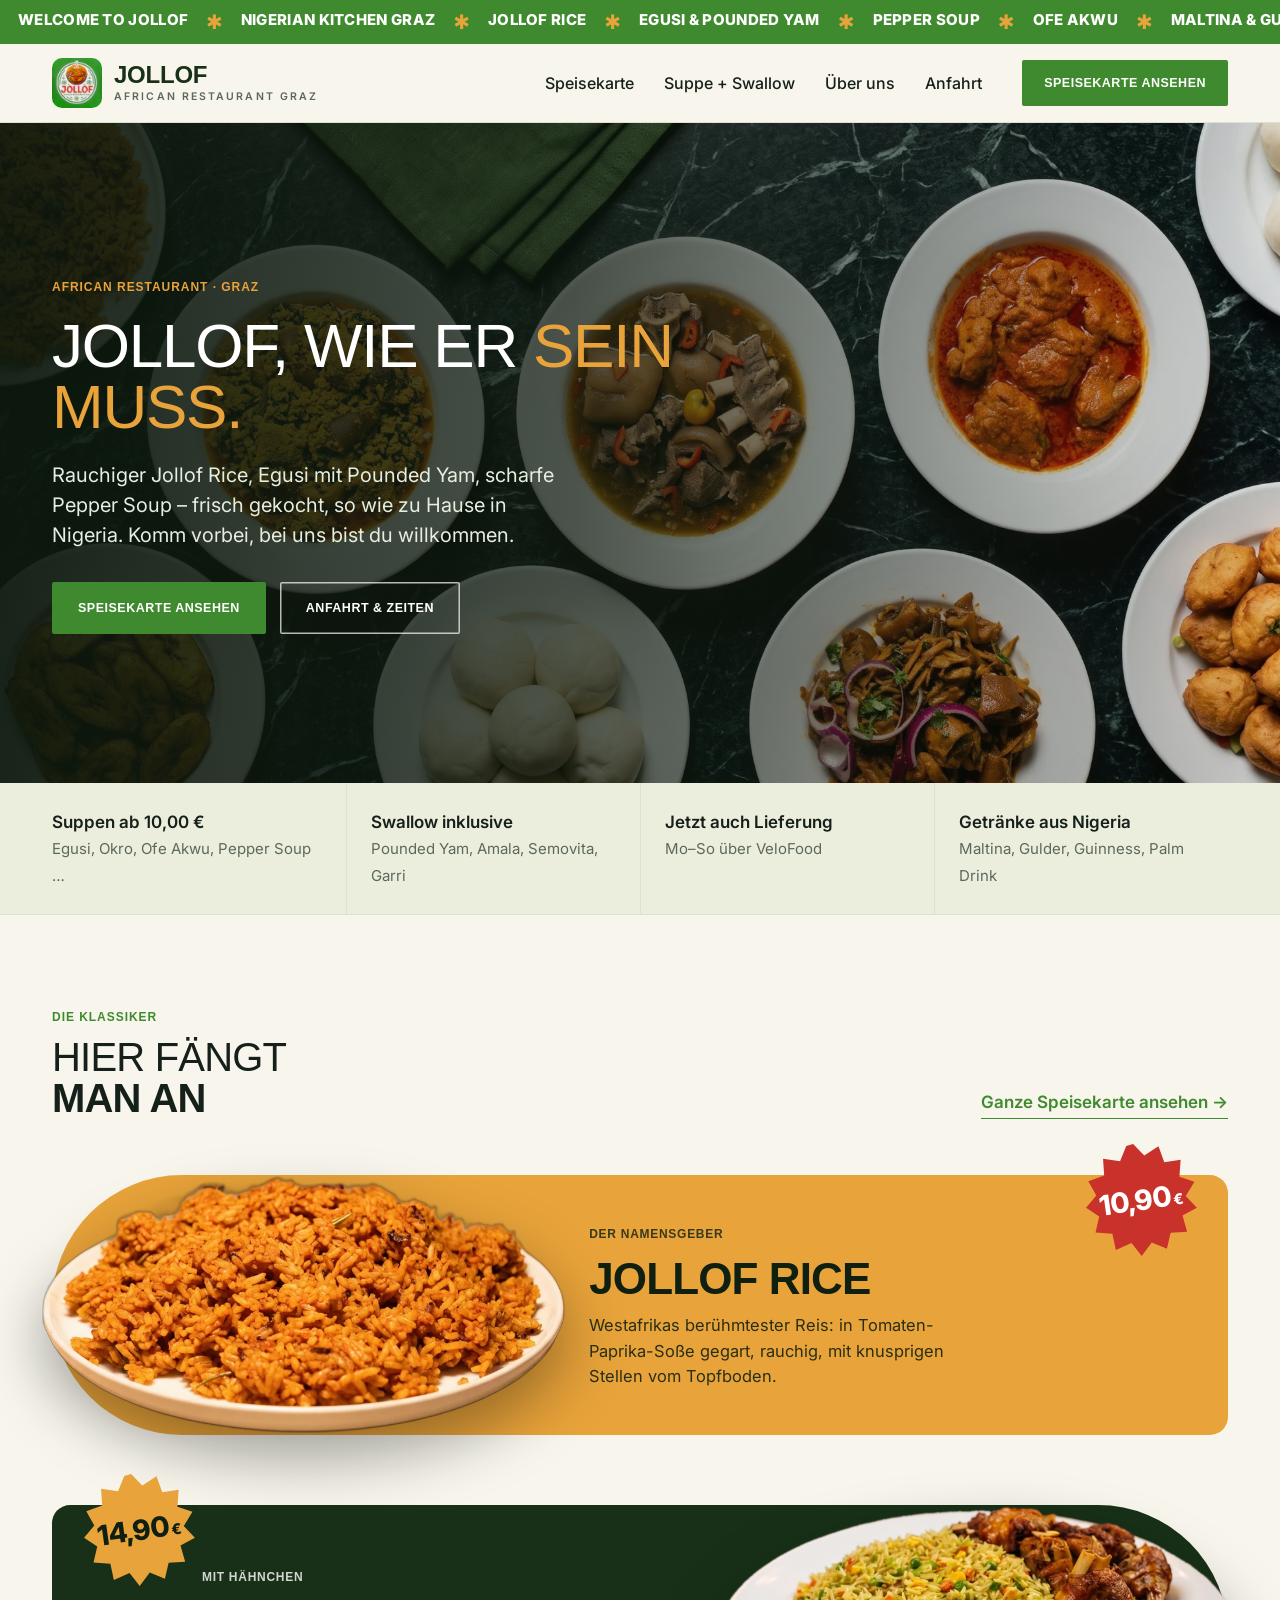
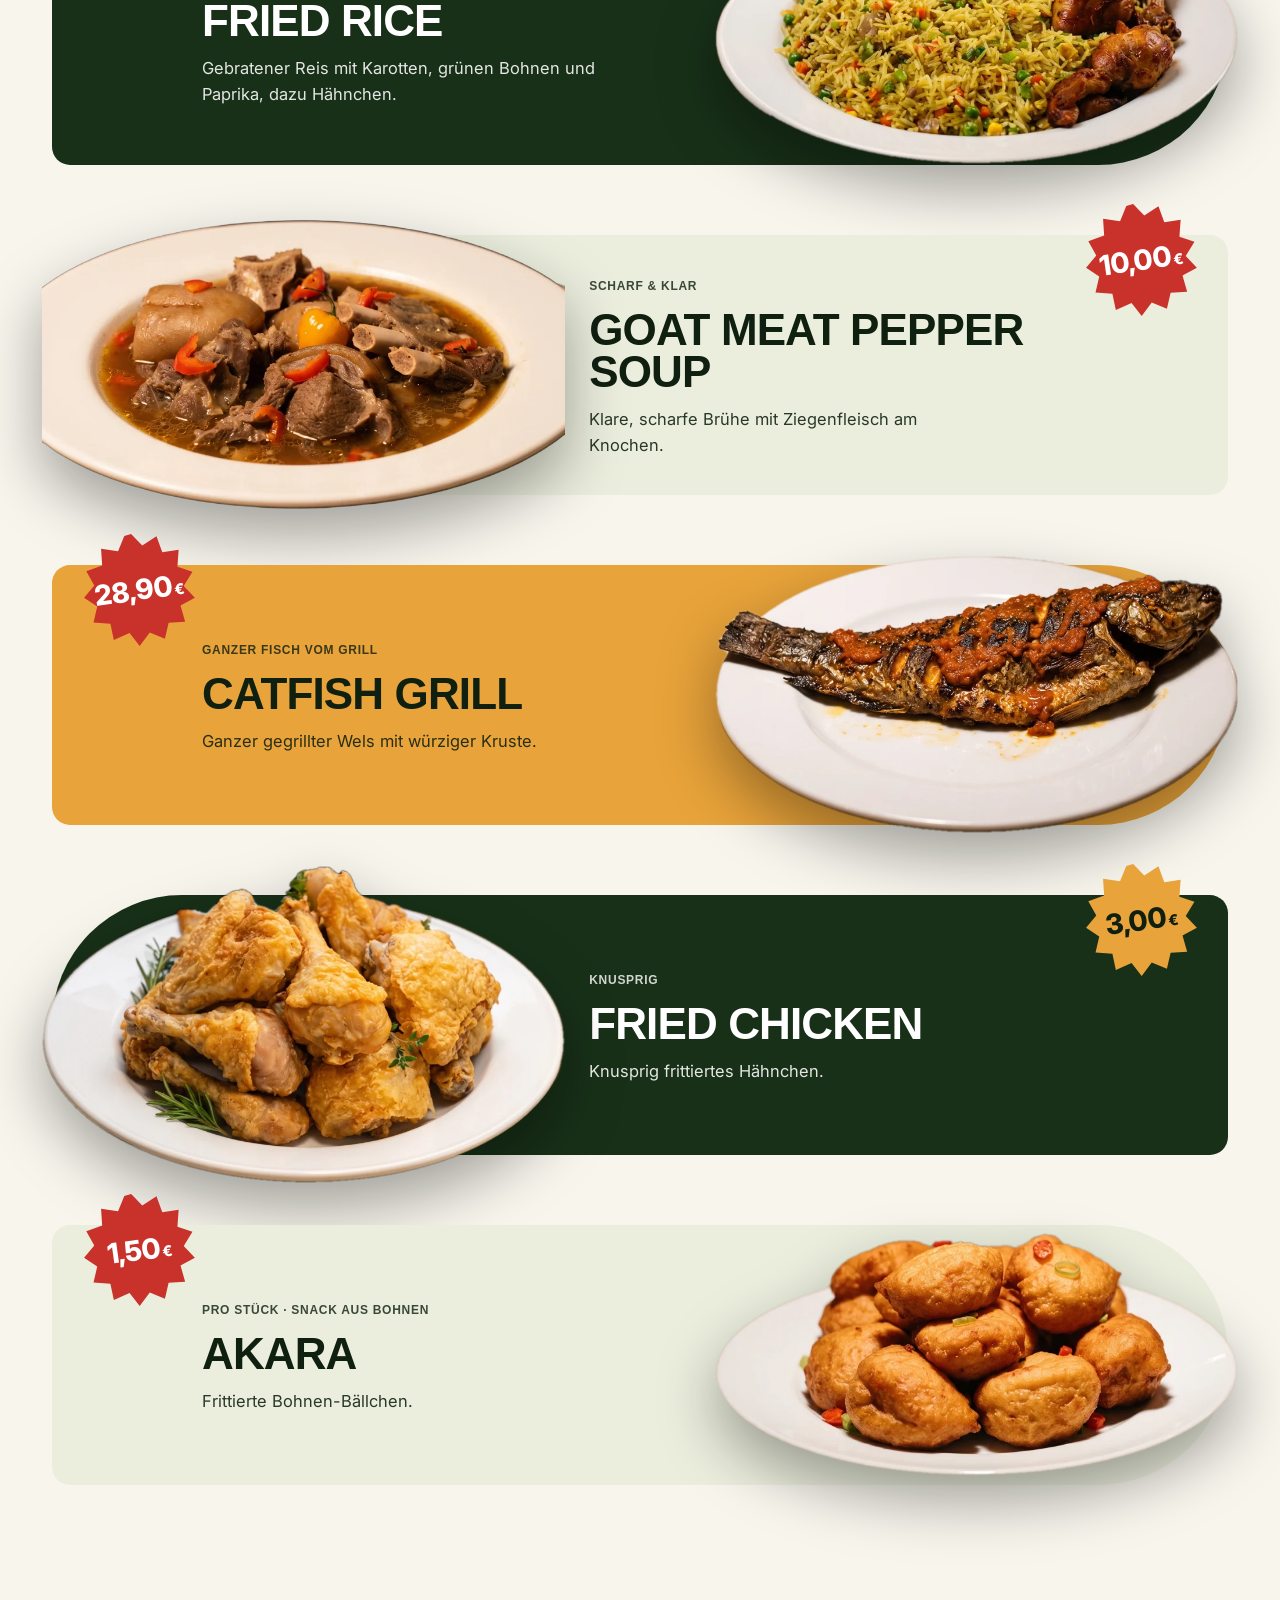
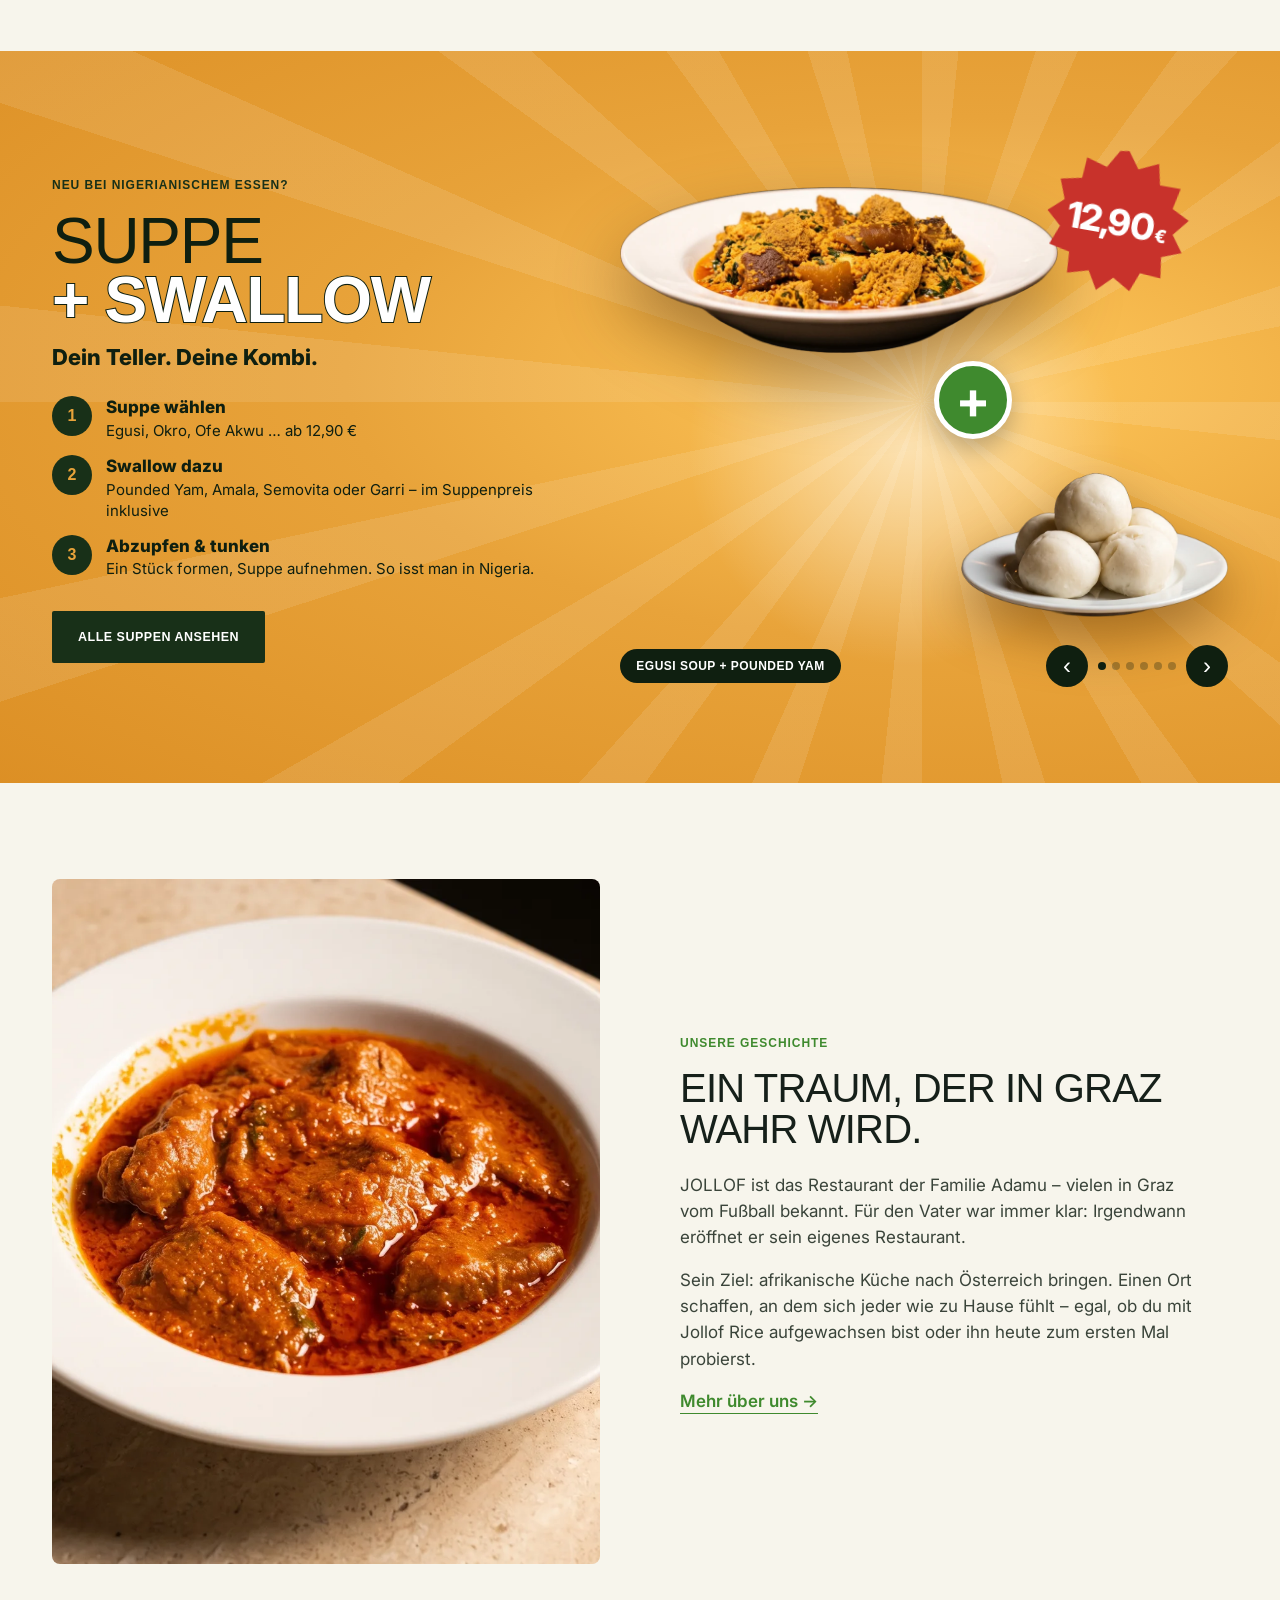
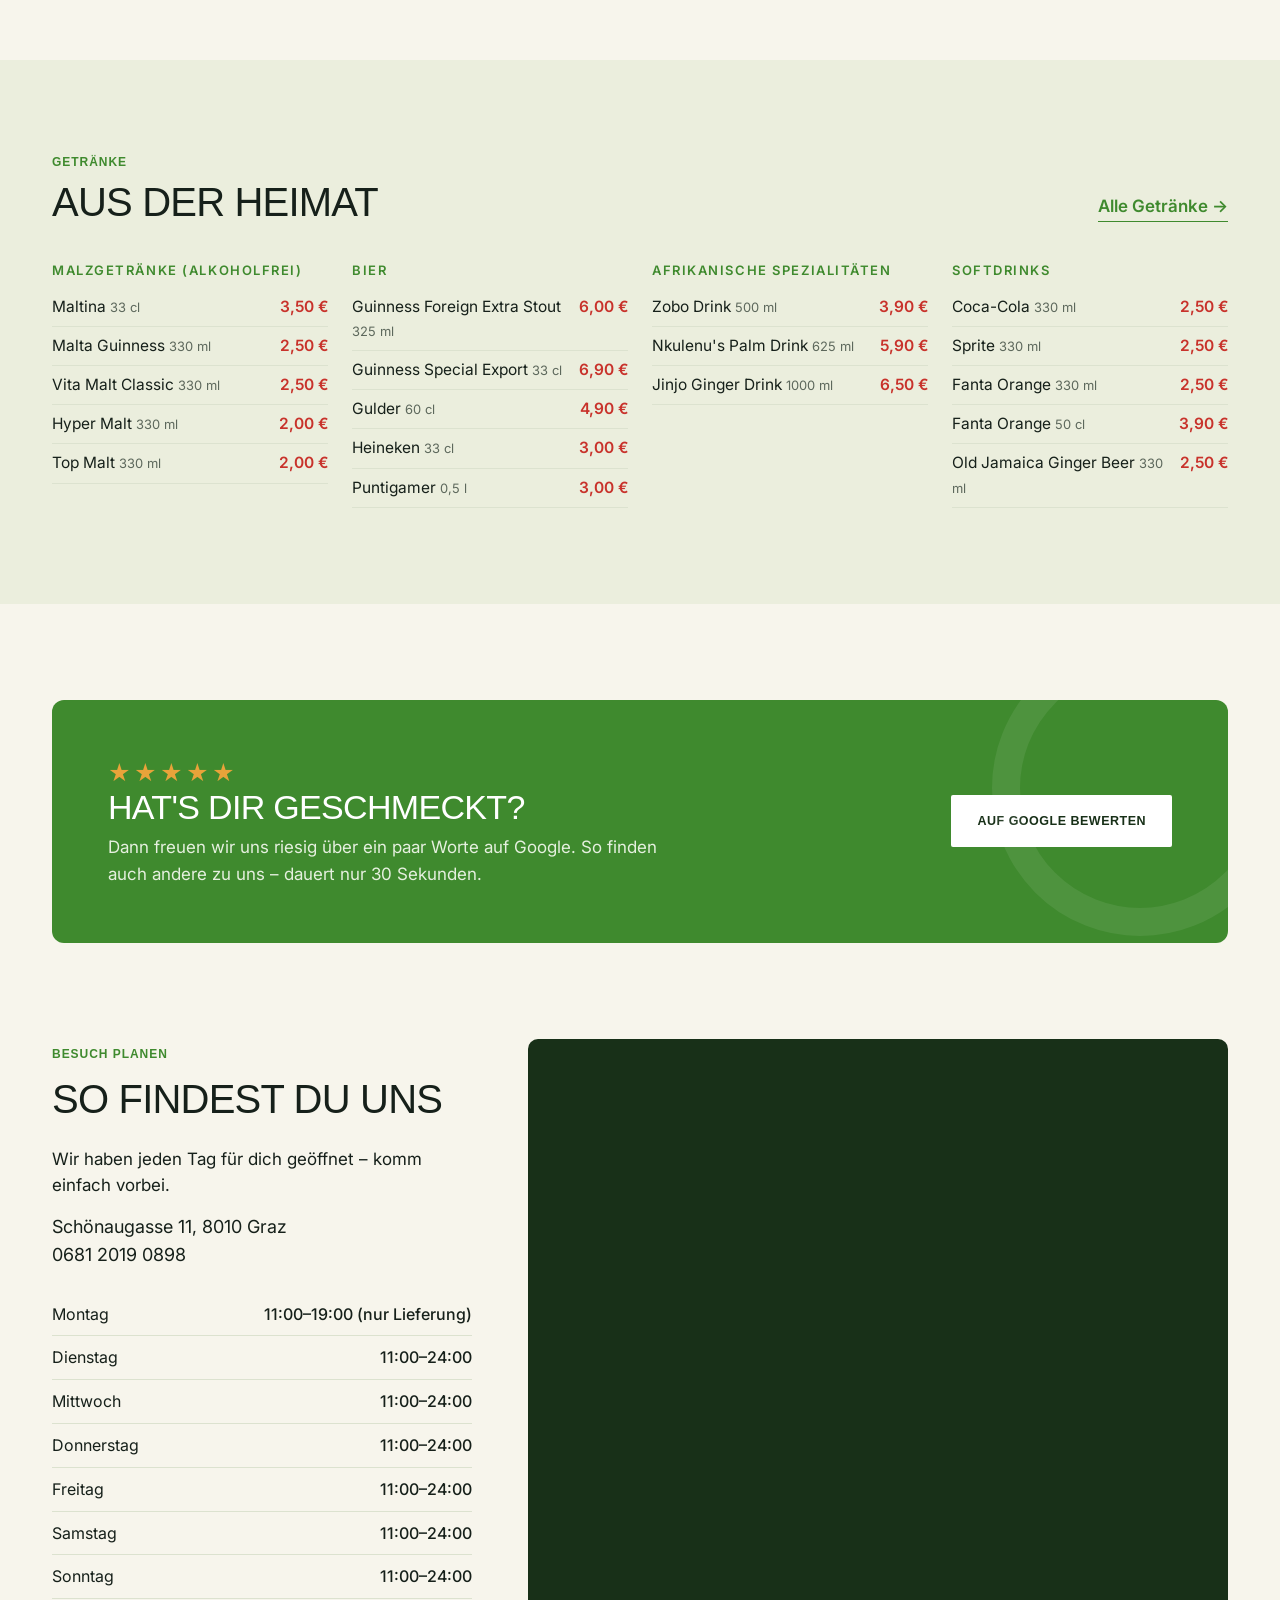
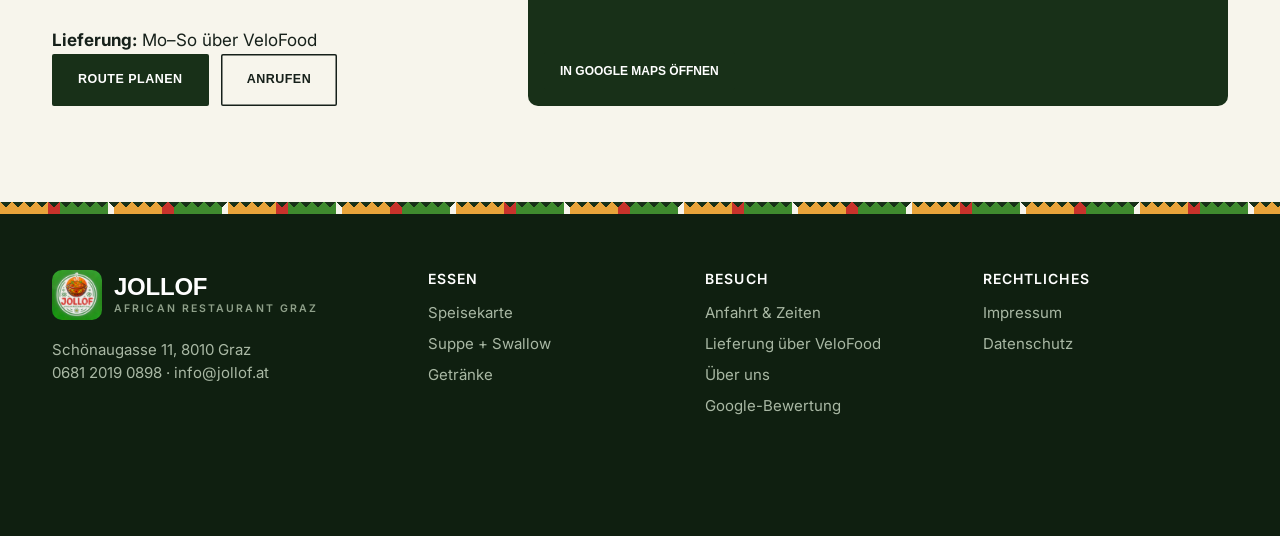
<file: index.html>
<!doctype html>
<html lang="de">
<head>
<meta charset="utf-8">
<meta name="viewport" content="width=device-width, initial-scale=1">
<title>JOLLOF Graz, Schönaugasse | Jollof Rice, Egusi &amp; Pepper Soup</title>
<meta name="description" content="Afrikanische Küche mitten in Graz: rauchiger Jollof Rice, Egusi mit Pounded Yam und scharfe Pepper Soup – frisch gekocht von Familie Adamu, Di–So 11–24 Uhr, Montag Lieferung 11–19 Uhr.">
<link rel="canonical" href="https://jollof.at/">

<meta property="og:type" content="website"><meta property="og:locale" content="de_AT"><meta property="og:site_name" content="JOLLOF Graz">
<meta property="og:title" content="JOLLOF Graz, Schönaugasse | Jollof Rice, Egusi &amp; Pepper Soup"><meta property="og:description" content="Afrikanische Küche mitten in Graz: rauchiger Jollof Rice, Egusi mit Pounded Yam und scharfe Pepper Soup – frisch gekocht von Familie Adamu, Di–So 11–24 Uhr, Montag Lieferung 11–19 Uhr.">
<meta property="og:url" content="https://jollof.at/"><meta property="og:image" content="https://jollof.at/img/og.jpg">
<meta name="twitter:card" content="summary_large_image">
<link rel="icon" type="image/png" sizes="48x48" href="img/favicon-48.png"><link rel="icon" type="image/png" sizes="96x96" href="img/favicon-96.png"><link rel="apple-touch-icon" href="img/favicon-192.png">
<meta name="theme-color" content="#183018">
<link rel="preconnect" href="https://fonts.googleapis.com"><link rel="preconnect" href="https://fonts.gstatic.com" crossorigin>
<link href="https://fonts.googleapis.com/css2?family=Syncopate:wght@400;700&family=Inter:wght@400;500;600;700;800&display=swap" rel="stylesheet">
<link rel="stylesheet" href="style.css?v=1793721091">
<script type="application/ld+json">{"@context": "https://schema.org", "@type": "Restaurant", "@id": "https://jollof.at/#restaurant", "name": "JOLLOF – African Restaurant Graz", "url": "https://jollof.at/", "logo": "https://jollof.at/img/logo.png", "image": "https://jollof.at/img/og.jpg", "description": "Nigerianisches und afrikanisches Restaurant der Familie Adamu in Graz: Jollof Rice, Egusi mit Pounded Yam, Pepper Soup und mehr.", "servesCuisine": ["Nigerianisch", "Afrikanisch", "Westafrikanisch"], "priceRange": "€", "menu": "https://jollof.at/speisekarte.html", "telephone": "+4368120190898", "email": "info@jollof.at", "hasMap": "https://www.google.com/maps/search/?api=1&query=Sch%C3%B6naugasse+11%2C+8010+Graz", "address": {"@type": "PostalAddress", "streetAddress": "Schönaugasse 11", "postalCode": "8010", "addressLocality": "Graz", "addressRegion": "Steiermark", "addressCountry": "AT"}, "openingHoursSpecification": [{"@type": "OpeningHoursSpecification", "dayOfWeek": ["Tuesday", "Wednesday", "Thursday", "Friday", "Saturday", "Sunday"], "opens": "11:00", "closes": "00:00"}]}</script>
<script type="application/ld+json">{"@context": "https://schema.org", "@type": "WebSite", "name": "JOLLOF Graz", "alternateName": ["JOLLOF", "JOLLOF African Restaurant Graz"], "url": "https://jollof.at/"}</script>
</head>
<body>
<div class="marquee" aria-label="JOLLOF"><div class="mq-track"><span>Welcome to JOLLOF</span><i>✱</i><span>Nigerian Kitchen Graz</span><i>✱</i><span>Jollof Rice</span><i>✱</i><span>Egusi &amp; Pounded Yam</span><i>✱</i><span>Pepper Soup</span><i>✱</i><span>Ofe Akwu</span><i>✱</i><span>Maltina &amp; Gulder</span><i>✱</i><span>African Restaurant Graz</span><i>✱</i><span>Welcome to JOLLOF</span><i>✱</i><span>Nigerian Kitchen Graz</span><i>✱</i><span>Jollof Rice</span><i>✱</i><span>Egusi &amp; Pounded Yam</span><i>✱</i><span>Pepper Soup</span><i>✱</i><span>Ofe Akwu</span><i>✱</i><span>Maltina &amp; Gulder</span><i>✱</i><span>African Restaurant Graz</span><i>✱</i><span>Welcome to JOLLOF</span><i>✱</i><span>Nigerian Kitchen Graz</span><i>✱</i><span>Jollof Rice</span><i>✱</i><span>Egusi &amp; Pounded Yam</span><i>✱</i><span>Pepper Soup</span><i>✱</i><span>Ofe Akwu</span><i>✱</i><span>Maltina &amp; Gulder</span><i>✱</i><span>African Restaurant Graz</span><i>✱</i></div></div>
<header class="site"><div class="wrap">
  <a href="index.html" class="logo"><img src="img/logo.png" alt="JOLLOF Logo" width="50" height="50"><span><b>JOLLOF</b><small>African Restaurant Graz</small></span></a>
  <nav class="main"><a href="speisekarte.html">Speisekarte</a><a href="index.html#teller">Suppe + Swallow</a><a href="ueber-uns.html">Über uns</a><a href="kontakt.html">Anfahrt</a></nav>
  <div class="hdr-cta"><a class="btn btn-primary" href="speisekarte.html"><span class="hide-m">Speisekarte ansehen</span><span class="show-m">Speisekarte</span></a></div>
</div></header>

<section class="hero" style="padding:0">
  <img src="img/tischbild.webp" alt="Jollof Rice bei JOLLOF Graz">
  <div class="wrap">
    <div>
      <span class="eyebrow">African Restaurant · Graz</span>
      <h1>Jollof, wie er <em>sein muss.</em></h1>
      <p class="lead">Rauchiger Jollof Rice, Egusi mit Pounded Yam, scharfe Pepper Soup – frisch gekocht, so wie zu Hause in Nigeria. Komm vorbei, bei uns bist du willkommen.</p>
      <div class="ctas">
        <a class="btn btn-primary" href="speisekarte.html">Speisekarte ansehen</a>
        <a class="btn btn-ghost" href="kontakt.html">Anfahrt &amp; Zeiten</a>
      </div>
    </div>
  </div>
</section>

<div class="usps"><div class="wrap">
  <div class="usp"><b>Suppen ab 10,00 €</b><span>Egusi, Okro, Ofe Akwu, Pepper Soup …</span></div>
  <div class="usp"><b>Swallow inklusive</b><span>Pounded Yam, Amala, Semovita, Garri</span></div>
  <div class="usp"><b>Jetzt auch Lieferung</b><span>Mo–So über VeloFood</span></div>
  <div class="usp"><b>Getränke aus Nigeria</b><span>Maltina, Gulder, Guinness, Palm Drink</span></div>
</div></div>

<section class="show" id="klassiker">
  <div class="wrap">
    <div class="sec-head"><div><span class="eyebrow">Die Klassiker</span><h2>Hier fängt<br><b>man an</b></h2></div>
      <a class="link-arrow" href="speisekarte.html">Ganze Speisekarte ansehen →</a></div>
    <article class="show-row gold">
  <div class="show-img"><img src="img/cut/jollof-rice.webp" alt="Jollof Rice" loading="lazy"></div>
  <div class="show-txt"><span class="kick">Der Namensgeber</span><h3>Jollof Rice</h3><p>Westafrikas berühmtester Reis: in Tomaten-Paprika-Soße gegart, rauchig, mit knusprigen Stellen vom Topfboden.</p></div>
  <div class="price-burst"><svg class="burst" viewBox="0 0 100 100" aria-hidden="true"><path d="M50 2 58 13 71 7 74 21 88 21 85 35 97 41 88 52 96 63 83 68 85 82 71 81 66 94 54 87 44 97 37 85 23 89 22 75 8 72 13 59 3 50 13 41 8 28 22 25 23 11 37 15 44 3Z"/></svg><b>10,90<small>€</small></b></div>
</article><article class="show-row green rev">
  <div class="show-img"><img src="img/cut/fried-rice.webp" alt="Fried Rice" loading="lazy"></div>
  <div class="show-txt"><span class="kick">Mit Hähnchen</span><h3>Fried Rice</h3><p>Gebratener Reis mit Karotten, grünen Bohnen und Paprika, dazu Hähnchen.</p></div>
  <div class="price-burst"><svg class="burst" viewBox="0 0 100 100" aria-hidden="true"><path d="M50 2 58 13 71 7 74 21 88 21 85 35 97 41 88 52 96 63 83 68 85 82 71 81 66 94 54 87 44 97 37 85 23 89 22 75 8 72 13 59 3 50 13 41 8 28 22 25 23 11 37 15 44 3Z"/></svg><b>14,90<small>€</small></b></div>
</article><article class="show-row cream">
  <div class="show-img"><img src="img/cut/goat-meat-pepper-soup.webp" alt="Goat Meat Pepper Soup" loading="lazy"></div>
  <div class="show-txt"><span class="kick">Scharf &amp; klar</span><h3>Goat Meat Pepper Soup</h3><p>Klare, scharfe Brühe mit Ziegenfleisch am Knochen.</p></div>
  <div class="price-burst"><svg class="burst" viewBox="0 0 100 100" aria-hidden="true"><path d="M50 2 58 13 71 7 74 21 88 21 85 35 97 41 88 52 96 63 83 68 85 82 71 81 66 94 54 87 44 97 37 85 23 89 22 75 8 72 13 59 3 50 13 41 8 28 22 25 23 11 37 15 44 3Z"/></svg><b>10,00<small>€</small></b></div>
</article><article class="show-row gold rev">
  <div class="show-img"><img src="img/cut/catfish-grill.webp" alt="Catfish Grill" loading="lazy"></div>
  <div class="show-txt"><span class="kick">Ganzer Fisch vom Grill</span><h3>Catfish Grill</h3><p>Ganzer gegrillter Wels mit würziger Kruste.</p></div>
  <div class="price-burst"><svg class="burst" viewBox="0 0 100 100" aria-hidden="true"><path d="M50 2 58 13 71 7 74 21 88 21 85 35 97 41 88 52 96 63 83 68 85 82 71 81 66 94 54 87 44 97 37 85 23 89 22 75 8 72 13 59 3 50 13 41 8 28 22 25 23 11 37 15 44 3Z"/></svg><b>28,90<small>€</small></b></div>
</article><article class="show-row green">
  <div class="show-img"><img src="img/cut/fried-chicken.webp" alt="Fried Chicken" loading="lazy"></div>
  <div class="show-txt"><span class="kick">Knusprig</span><h3>Fried Chicken</h3><p>Knusprig frittiertes Hähnchen.</p></div>
  <div class="price-burst"><svg class="burst" viewBox="0 0 100 100" aria-hidden="true"><path d="M50 2 58 13 71 7 74 21 88 21 85 35 97 41 88 52 96 63 83 68 85 82 71 81 66 94 54 87 44 97 37 85 23 89 22 75 8 72 13 59 3 50 13 41 8 28 22 25 23 11 37 15 44 3Z"/></svg><b>3,00<small>€</small></b></div>
</article><article class="show-row cream rev">
  <div class="show-img"><img src="img/cut/akara.webp" alt="Akara" loading="lazy"></div>
  <div class="show-txt"><span class="kick">Pro Stück · Snack aus Bohnen</span><h3>Akara</h3><p>Frittierte Bohnen-Bällchen.</p></div>
  <div class="price-burst"><svg class="burst" viewBox="0 0 100 100" aria-hidden="true"><path d="M50 2 58 13 71 7 74 21 88 21 85 35 97 41 88 52 96 63 83 68 85 82 71 81 66 94 54 87 44 97 37 85 23 89 22 75 8 72 13 59 3 50 13 41 8 28 22 25 23 11 37 15 44 3Z"/></svg><b>1,50<small>€</small></b></div>
</article>
  </div>
</section>

<section class="poster" id="teller">
  <div class="wrap poster-in">
    <div class="poster-txt">
      <span class="eyebrow">Neu bei nigerianischem Essen?</span>
      <h2>Suppe<br><b>+ Swallow</b></h2>
      <p class="tag">Dein Teller. Deine Kombi.</p>
      <ul class="steps">
        <li><i>1</i><span><b>Suppe wählen</b>Egusi, Okro, Ofe Akwu … ab 12,90 €</span></li>
        <li><i>2</i><span><b>Swallow dazu</b>Pounded Yam, Amala, Semovita oder Garri – im Suppenpreis inklusive</span></li>
        <li><i>3</i><span><b>Abzupfen &amp; tunken</b>Ein Stück formen, Suppe aufnehmen. So isst man in Nigeria.</span></li>
      </ul>
      <a class="btn btn-dark" href="speisekarte.html">Alle Suppen ansehen</a>
    </div>
    <div class="stage" id="stage">
      <div class="glow"></div>
      <img class="st-soup" id="stSoup" alt="">
      <span class="plus">+</span>
      <img class="st-side" id="stSide" alt="">
      <div class="price-burst big"><svg class="burst" viewBox="0 0 100 100" aria-hidden="true"><path d="M50 2 58 13 71 7 74 21 88 21 85 35 97 41 88 52 96 63 83 68 85 82 71 81 66 94 54 87 44 97 37 85 23 89 22 75 8 72 13 59 3 50 13 41 8 28 22 25 23 11 37 15 44 3Z"/></svg><b id="stPrice"></b></div>
      <div class="st-label"><b id="stName"></b></div>
      <div class="st-nav"><button id="stPrev" aria-label="Vorherige Kombi">‹</button><span id="stDots"></span><button id="stNext" aria-label="Nächste Kombi">›</button></div>
    </div>
  </div>
</section>

<section class="story">
  <div class="wrap">
    <div class="ph"><img src="img/stew.webp" alt="Stew bei JOLLOF" loading="lazy"></div>
    <div>
      <span class="eyebrow">Unsere Geschichte</span>
      <h2>Ein Traum, der in Graz wahr wird.</h2>
      <p>JOLLOF ist das Restaurant der Familie Adamu – vielen in Graz vom Fußball bekannt. Für den Vater war immer klar: Irgendwann eröffnet er sein eigenes Restaurant.</p>
      <p>Sein Ziel: afrikanische Küche nach Österreich bringen. Einen Ort schaffen, an dem sich jeder wie zu Hause fühlt – egal, ob du mit Jollof Rice aufgewachsen bist oder ihn heute zum ersten Mal probierst.</p>
      <a class="link-arrow" href="ueber-uns.html">Mehr über uns →</a>
    </div>
  </div>
</section>

<section class="drinks-strip">
  <div class="wrap">
    <div class="sec-head"><div><span class="eyebrow">Getränke</span><h2>Aus der Heimat</h2></div>
      <a class="link-arrow" href="speisekarte.html#getraenke">Alle Getränke →</a></div>
    <div class="dgrid"><div class="dcol"><h4>Malzgetränke (alkoholfrei)</h4><ul><li><span>Maltina <small style="color:var(--muted)">33 cl</small></span><em>3,50 €</em></li><li><span>Malta Guinness <small style="color:var(--muted)">330 ml</small></span><em>2,50 €</em></li><li><span>Vita Malt Classic <small style="color:var(--muted)">330 ml</small></span><em>2,50 €</em></li><li><span>Hyper Malt <small style="color:var(--muted)">330 ml</small></span><em>2,00 €</em></li><li><span>Top Malt <small style="color:var(--muted)">330 ml</small></span><em>2,00 €</em></li></ul></div><div class="dcol"><h4>Bier</h4><ul><li><span>Guinness Foreign Extra Stout <small style="color:var(--muted)">325 ml</small></span><em>6,00 €</em></li><li><span>Guinness Special Export <small style="color:var(--muted)">33 cl</small></span><em>6,90 €</em></li><li><span>Gulder <small style="color:var(--muted)">60 cl</small></span><em>4,90 €</em></li><li><span>Heineken <small style="color:var(--muted)">33 cl</small></span><em>3,00 €</em></li><li><span>Puntigamer <small style="color:var(--muted)">0,5 l</small></span><em>3,00 €</em></li></ul></div><div class="dcol"><h4>Afrikanische Spezialitäten</h4><ul><li><span>Zobo Drink <small style="color:var(--muted)">500 ml</small></span><em>3,90 €</em></li><li><span>Nkulenu&#x27;s Palm Drink <small style="color:var(--muted)">625 ml</small></span><em>5,90 €</em></li><li><span>Jinjo Ginger Drink <small style="color:var(--muted)">1000 ml</small></span><em>6,50 €</em></li></ul></div><div class="dcol"><h4>Softdrinks</h4><ul><li><span>Coca-Cola <small style="color:var(--muted)">330 ml</small></span><em>2,50 €</em></li><li><span>Sprite <small style="color:var(--muted)">330 ml</small></span><em>2,50 €</em></li><li><span>Fanta Orange <small style="color:var(--muted)">330 ml</small></span><em>2,50 €</em></li><li><span>Fanta Orange <small style="color:var(--muted)">50 cl</small></span><em>3,90 €</em></li><li><span>Old Jamaica Ginger Beer <small style="color:var(--muted)">330 ml</small></span><em>2,50 €</em></li></ul></div></div>
  </div>
</section>

<section>
  <div class="wrap">
    <div class="rev-cta">
      <div><div class="stars">★★★★★</div><h2>Hat's dir geschmeckt?</h2>
        <p>Dann freuen wir uns riesig über ein paar Worte auf Google. So finden auch andere zu uns – dauert nur 30 Sekunden.</p></div>
      <a class="btn" href="https://g.page/r/CbGrePXeiGG7EBM/review">Auf Google bewerten</a>
    </div>
  </div>
</section>

<section class="visit" id="besuch" style="padding-top:0">
  <div class="wrap">
    <div>
      <span class="eyebrow">Besuch planen</span>
      <h2>So findest du uns</h2>
      <p style="margin-bottom:14px">Wir haben jeden Tag für dich geöffnet – komm einfach vorbei.</p>
      <p class="addr">Schönaugasse 11, 8010 Graz<br><a href="tel:+4368120190898" style="color:inherit">0681 2019 0898</a></p>
      <table class="hours"><tr><td>Montag</td><td>11:00–19:00 (nur Lieferung)</td></tr><tr><td>Dienstag</td><td>11:00–24:00</td></tr><tr><td>Mittwoch</td><td>11:00–24:00</td></tr><tr><td>Donnerstag</td><td>11:00–24:00</td></tr><tr><td>Freitag</td><td>11:00–24:00</td></tr><tr><td>Samstag</td><td>11:00–24:00</td></tr><tr><td>Sonntag</td><td>11:00–24:00</td></tr></table>
<p style="margin:14px 0 0"><b>Lieferung:</b> Mo–So über VeloFood</p>
      <div class="ctas"><a class="btn btn-dark" href="https://www.google.com/maps/search/?api=1&query=Sch%C3%B6naugasse+11%2C+8010+Graz">Route planen</a><a class="btn btn-line" href="tel:+4368120190898">Anrufen</a></div>
    </div>
    <div class="map"><iframe title="Karte: JOLLOF, Schönaugasse 11, 8010 Graz" src="https://maps.google.com/maps?q=Sch%C3%B6naugasse%2011%2C%208010%20Graz&z=16&output=embed" loading="lazy" referrerpolicy="no-referrer-when-downgrade"></iframe><a class="map-btn" href="https://www.google.com/maps/search/?api=1&query=Sch%C3%B6naugasse+11%2C+8010+Graz">In Google Maps öffnen</a></div>
  </div>
</section>

<script>
const C=[{"s": "Egusi Soup", "si": "img/cut/egusi-soup.webp", "w": "Pounded Yam", "wi": "img/cut/pounded-yam.webp", "p": 12.9}, {"s": "Stew", "si": "img/cut/stew.webp", "w": "White Rice", "wi": "img/cut/white-rice.webp", "p": 12.9}, {"s": "Ofe Akwu", "si": "img/cut/ofe-akwu.webp", "w": "Rice and Beans", "wi": "img/cut/rice-and-beans.webp", "p": 13.9}, {"s": "Okro Soup", "si": "img/cut/okro-soup.webp", "w": "Semovita", "wi": "img/cut/semovita.webp", "p": 12.9}, {"s": "Afang Soup", "si": "img/cut/afang-soup.webp", "w": "Pounded Yam", "wi": "img/cut/pounded-yam.webp", "p": 13.9}, {"s": "Vegetable Soup", "si": "img/cut/vegetable-soup.webp", "w": "Amala", "wi": "img/cut/amala.webp", "p": 13.9}];let ci=0,ct;
function showC(i){ci=(i+C.length)%C.length;const c=C[ci];stage.classList.remove('swap');void stage.offsetWidth;stage.classList.add('swap');
  stSoup.src=c.si;stSoup.alt=c.s;stSide.src=c.wi;stSide.alt=c.w;stName.textContent=c.s+' + '+c.w;
  stPrice.innerHTML=c.p.toFixed(2).replace('.',',')+'<small>€</small>';
  stDots.innerHTML=C.map((_,k)=>'<i class="'+(k==ci?'on':'')+'"></i>').join('');}
stPrev.onclick=()=>{showC(ci-1);clearInterval(ct)};stNext.onclick=()=>{showC(ci+1);clearInterval(ct)};
showC(0);ct=setInterval(()=>showC(ci+1),4500);
const io=new IntersectionObserver(es=>es.forEach(x=>{if(x.isIntersecting){x.target.classList.add('in');io.unobserve(x.target)}}),{threshold:.25});
document.querySelectorAll('.show-row').forEach(r=>io.observe(r));
</script>
<div class="band"></div>
<footer><div class="wrap">
  <div><a class="logo" href="index.html"><img src="img/logo.png" alt="" width="50" height="50"><span><b>JOLLOF</b><small style="color:#8fa08a">African Restaurant Graz</small></span></a>
    <p style="margin-top:18px;max-width:300px">Schönaugasse 11, 8010 Graz<br>0681 2019 0898 · info@jollof.at</p></div>
  <div><h4>Essen</h4><ul><li><a href="speisekarte.html">Speisekarte</a></li><li><a href="index.html#teller">Suppe + Swallow</a></li><li><a href="speisekarte.html#getraenke">Getränke</a></li></ul></div>
  <div><h4>Besuch</h4><ul><li><a href="kontakt.html">Anfahrt &amp; Zeiten</a></li><li>Lieferung über VeloFood</li><li><a href="ueber-uns.html">Über uns</a></li><li><a href="https://g.page/r/CbGrePXeiGG7EBM/review">Google-Bewertung</a></li></ul></div>
  <div><h4>Rechtliches</h4><ul><li><a href="impressum.html">Impressum</a></li><li><a href="datenschutz.html">Datenschutz</a></li></ul></div>
</div></footer>
<nav class="mbar">
  <a href="tel:+4368120190898"><svg viewBox="0 0 24 24" fill="none" stroke="currentColor" stroke-width="2"><path d="M22 16.9v3a2 2 0 0 1-2.2 2 19.8 19.8 0 0 1-8.6-3.1 19.5 19.5 0 0 1-6-6A19.8 19.8 0 0 1 2.1 4.2 2 2 0 0 1 4.1 2h3a2 2 0 0 1 2 1.7c.1.9.4 1.8.7 2.7a2 2 0 0 1-.5 2.1L8 9.8a16 16 0 0 0 6 6l1.3-1.3a2 2 0 0 1 2.1-.4c.9.3 1.8.6 2.7.7a2 2 0 0 1 1.7 2z"/></svg>Anrufen</a>
  <a href="https://www.google.com/maps/search/?api=1&query=Sch%C3%B6naugasse+11%2C+8010+Graz"><svg viewBox="0 0 24 24" fill="none" stroke="currentColor" stroke-width="2"><path d="M12 22s-7-6.2-7-12a7 7 0 0 1 14 0c0 5.8-7 12-7 12z"/><circle cx="12" cy="10" r="2.5"/></svg>Route</a>
  <a class="go" href="speisekarte.html">Speisekarte</a>
</nav>
</body>
</html>
</file>
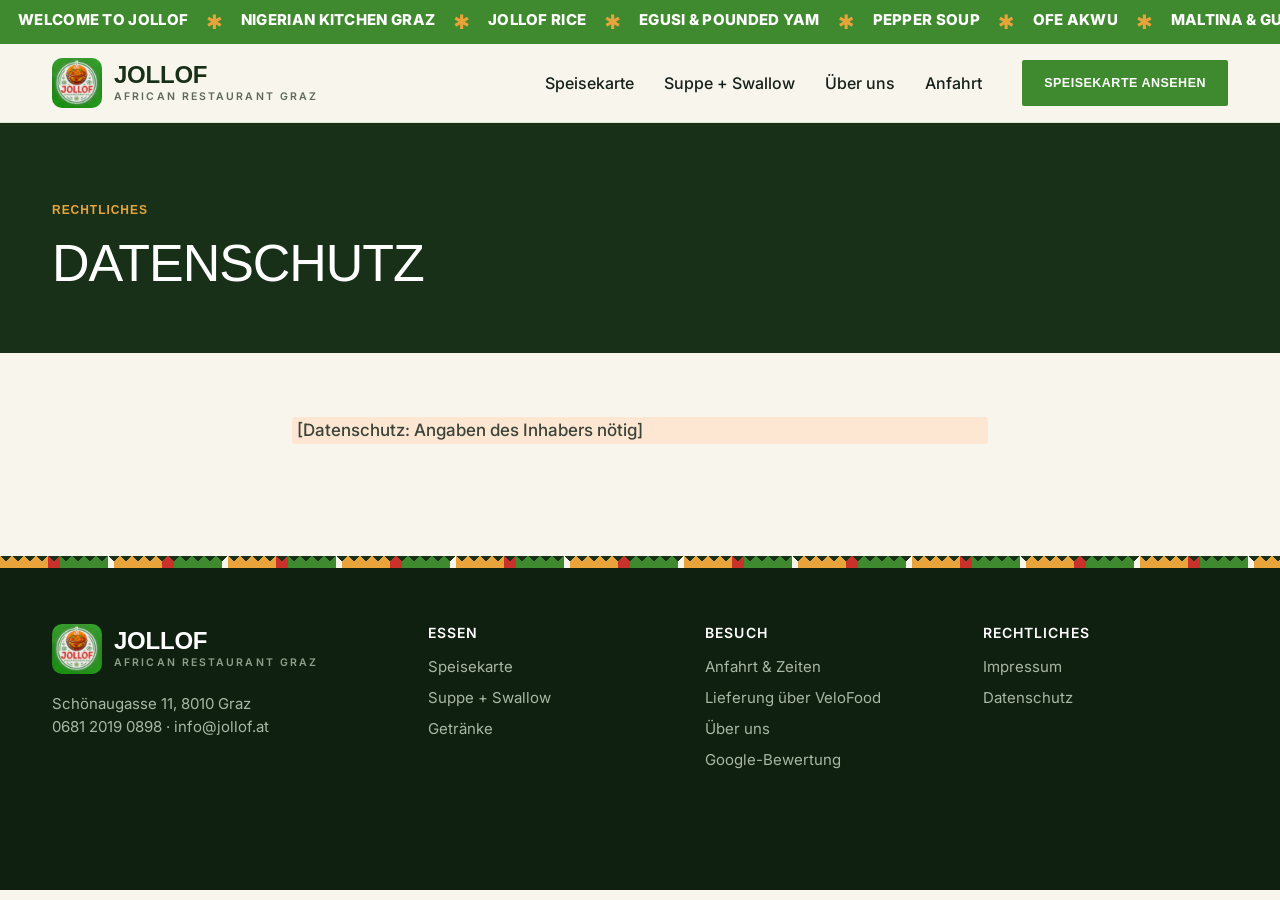
<file: datenschutz.html>
<!doctype html>
<html lang="de">
<head>
<meta charset="utf-8">
<meta name="viewport" content="width=device-width, initial-scale=1">
<title>Datenschutz – JOLLOF Graz</title>
<meta name="description" content="Datenschutz">
<link rel="canonical" href="https://jollof.at/datenschutz.html">
<meta name="robots" content="noindex">
<meta property="og:type" content="website"><meta property="og:locale" content="de_AT"><meta property="og:site_name" content="JOLLOF Graz">
<meta property="og:title" content="Datenschutz – JOLLOF Graz"><meta property="og:description" content="Datenschutz">
<meta property="og:url" content="https://jollof.at/datenschutz.html"><meta property="og:image" content="https://jollof.at/img/og.jpg">
<meta name="twitter:card" content="summary_large_image">
<link rel="icon" type="image/png" sizes="48x48" href="img/favicon-48.png"><link rel="icon" type="image/png" sizes="96x96" href="img/favicon-96.png"><link rel="apple-touch-icon" href="img/favicon-192.png">
<meta name="theme-color" content="#183018">
<link rel="preconnect" href="https://fonts.googleapis.com"><link rel="preconnect" href="https://fonts.gstatic.com" crossorigin>
<link href="https://fonts.googleapis.com/css2?family=Syncopate:wght@400;700&family=Inter:wght@400;500;600;700;800&display=swap" rel="stylesheet">
<link rel="stylesheet" href="style.css?v=1793721091">
<script type="application/ld+json">{"@context": "https://schema.org", "@type": "Restaurant", "@id": "https://jollof.at/#restaurant", "name": "JOLLOF – African Restaurant Graz", "url": "https://jollof.at/", "logo": "https://jollof.at/img/logo.png", "image": "https://jollof.at/img/og.jpg", "description": "Nigerianisches und afrikanisches Restaurant der Familie Adamu in Graz: Jollof Rice, Egusi mit Pounded Yam, Pepper Soup und mehr.", "servesCuisine": ["Nigerianisch", "Afrikanisch", "Westafrikanisch"], "priceRange": "€", "menu": "https://jollof.at/speisekarte.html", "telephone": "+4368120190898", "email": "info@jollof.at", "hasMap": "https://www.google.com/maps/search/?api=1&query=Sch%C3%B6naugasse+11%2C+8010+Graz", "address": {"@type": "PostalAddress", "streetAddress": "Schönaugasse 11", "postalCode": "8010", "addressLocality": "Graz", "addressRegion": "Steiermark", "addressCountry": "AT"}, "openingHoursSpecification": [{"@type": "OpeningHoursSpecification", "dayOfWeek": ["Tuesday", "Wednesday", "Thursday", "Friday", "Saturday", "Sunday"], "opens": "11:00", "closes": "00:00"}]}</script>
<script type="application/ld+json">{"@context": "https://schema.org", "@type": "WebSite", "name": "JOLLOF Graz", "alternateName": ["JOLLOF", "JOLLOF African Restaurant Graz"], "url": "https://jollof.at/"}</script>
</head>
<body>
<div class="marquee" aria-label="JOLLOF"><div class="mq-track"><span>Welcome to JOLLOF</span><i>✱</i><span>Nigerian Kitchen Graz</span><i>✱</i><span>Jollof Rice</span><i>✱</i><span>Egusi &amp; Pounded Yam</span><i>✱</i><span>Pepper Soup</span><i>✱</i><span>Ofe Akwu</span><i>✱</i><span>Maltina &amp; Gulder</span><i>✱</i><span>African Restaurant Graz</span><i>✱</i><span>Welcome to JOLLOF</span><i>✱</i><span>Nigerian Kitchen Graz</span><i>✱</i><span>Jollof Rice</span><i>✱</i><span>Egusi &amp; Pounded Yam</span><i>✱</i><span>Pepper Soup</span><i>✱</i><span>Ofe Akwu</span><i>✱</i><span>Maltina &amp; Gulder</span><i>✱</i><span>African Restaurant Graz</span><i>✱</i><span>Welcome to JOLLOF</span><i>✱</i><span>Nigerian Kitchen Graz</span><i>✱</i><span>Jollof Rice</span><i>✱</i><span>Egusi &amp; Pounded Yam</span><i>✱</i><span>Pepper Soup</span><i>✱</i><span>Ofe Akwu</span><i>✱</i><span>Maltina &amp; Gulder</span><i>✱</i><span>African Restaurant Graz</span><i>✱</i></div></div>
<header class="site"><div class="wrap">
  <a href="index.html" class="logo"><img src="img/logo.png" alt="JOLLOF Logo" width="50" height="50"><span><b>JOLLOF</b><small>African Restaurant Graz</small></span></a>
  <nav class="main"><a href="speisekarte.html">Speisekarte</a><a href="index.html#teller">Suppe + Swallow</a><a href="ueber-uns.html">Über uns</a><a href="kontakt.html">Anfahrt</a></nav>
  <div class="hdr-cta"><a class="btn btn-primary" href="speisekarte.html"><span class="hide-m">Speisekarte ansehen</span><span class="show-m">Speisekarte</span></a></div>
</div></header>
<div class="page-head"><div class="wrap"><span class="eyebrow">Rechtliches</span><h1>Datenschutz</h1></div></div><div class="prose"><p class="todo">[Datenschutz: Angaben des Inhabers nötig]</p></div>
<div class="band"></div>
<footer><div class="wrap">
  <div><a class="logo" href="index.html"><img src="img/logo.png" alt="" width="50" height="50"><span><b>JOLLOF</b><small style="color:#8fa08a">African Restaurant Graz</small></span></a>
    <p style="margin-top:18px;max-width:300px">Schönaugasse 11, 8010 Graz<br>0681 2019 0898 · info@jollof.at</p></div>
  <div><h4>Essen</h4><ul><li><a href="speisekarte.html">Speisekarte</a></li><li><a href="index.html#teller">Suppe + Swallow</a></li><li><a href="speisekarte.html#getraenke">Getränke</a></li></ul></div>
  <div><h4>Besuch</h4><ul><li><a href="kontakt.html">Anfahrt &amp; Zeiten</a></li><li>Lieferung über VeloFood</li><li><a href="ueber-uns.html">Über uns</a></li><li><a href="https://g.page/r/CbGrePXeiGG7EBM/review">Google-Bewertung</a></li></ul></div>
  <div><h4>Rechtliches</h4><ul><li><a href="impressum.html">Impressum</a></li><li><a href="datenschutz.html">Datenschutz</a></li></ul></div>
</div></footer>
<nav class="mbar">
  <a href="tel:+4368120190898"><svg viewBox="0 0 24 24" fill="none" stroke="currentColor" stroke-width="2"><path d="M22 16.9v3a2 2 0 0 1-2.2 2 19.8 19.8 0 0 1-8.6-3.1 19.5 19.5 0 0 1-6-6A19.8 19.8 0 0 1 2.1 4.2 2 2 0 0 1 4.1 2h3a2 2 0 0 1 2 1.7c.1.9.4 1.8.7 2.7a2 2 0 0 1-.5 2.1L8 9.8a16 16 0 0 0 6 6l1.3-1.3a2 2 0 0 1 2.1-.4c.9.3 1.8.6 2.7.7a2 2 0 0 1 1.7 2z"/></svg>Anrufen</a>
  <a href="https://www.google.com/maps/search/?api=1&query=Sch%C3%B6naugasse+11%2C+8010+Graz"><svg viewBox="0 0 24 24" fill="none" stroke="currentColor" stroke-width="2"><path d="M12 22s-7-6.2-7-12a7 7 0 0 1 14 0c0 5.8-7 12-7 12z"/><circle cx="12" cy="10" r="2.5"/></svg>Route</a>
  <a class="go" href="speisekarte.html">Speisekarte</a>
</nav>
</body>
</html>
</file>
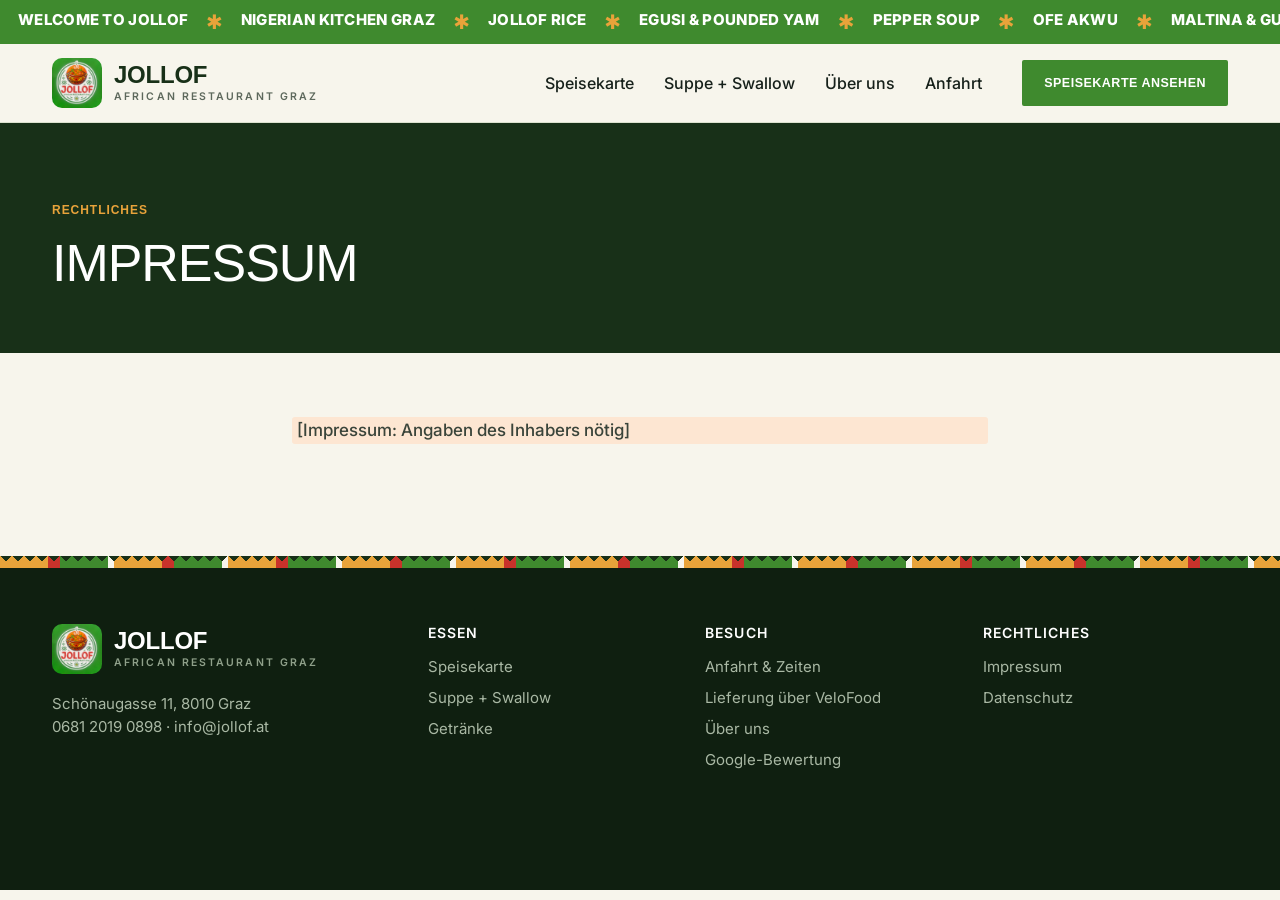
<file: impressum.html>
<!doctype html>
<html lang="de">
<head>
<meta charset="utf-8">
<meta name="viewport" content="width=device-width, initial-scale=1">
<title>Impressum – JOLLOF Graz</title>
<meta name="description" content="Impressum">
<link rel="canonical" href="https://jollof.at/impressum.html">
<meta name="robots" content="noindex">
<meta property="og:type" content="website"><meta property="og:locale" content="de_AT"><meta property="og:site_name" content="JOLLOF Graz">
<meta property="og:title" content="Impressum – JOLLOF Graz"><meta property="og:description" content="Impressum">
<meta property="og:url" content="https://jollof.at/impressum.html"><meta property="og:image" content="https://jollof.at/img/og.jpg">
<meta name="twitter:card" content="summary_large_image">
<link rel="icon" type="image/png" sizes="48x48" href="img/favicon-48.png"><link rel="icon" type="image/png" sizes="96x96" href="img/favicon-96.png"><link rel="apple-touch-icon" href="img/favicon-192.png">
<meta name="theme-color" content="#183018">
<link rel="preconnect" href="https://fonts.googleapis.com"><link rel="preconnect" href="https://fonts.gstatic.com" crossorigin>
<link href="https://fonts.googleapis.com/css2?family=Syncopate:wght@400;700&family=Inter:wght@400;500;600;700;800&display=swap" rel="stylesheet">
<link rel="stylesheet" href="style.css?v=1793721091">
<script type="application/ld+json">{"@context": "https://schema.org", "@type": "Restaurant", "@id": "https://jollof.at/#restaurant", "name": "JOLLOF – African Restaurant Graz", "url": "https://jollof.at/", "logo": "https://jollof.at/img/logo.png", "image": "https://jollof.at/img/og.jpg", "description": "Nigerianisches und afrikanisches Restaurant der Familie Adamu in Graz: Jollof Rice, Egusi mit Pounded Yam, Pepper Soup und mehr.", "servesCuisine": ["Nigerianisch", "Afrikanisch", "Westafrikanisch"], "priceRange": "€", "menu": "https://jollof.at/speisekarte.html", "telephone": "+4368120190898", "email": "info@jollof.at", "hasMap": "https://www.google.com/maps/search/?api=1&query=Sch%C3%B6naugasse+11%2C+8010+Graz", "address": {"@type": "PostalAddress", "streetAddress": "Schönaugasse 11", "postalCode": "8010", "addressLocality": "Graz", "addressRegion": "Steiermark", "addressCountry": "AT"}, "openingHoursSpecification": [{"@type": "OpeningHoursSpecification", "dayOfWeek": ["Tuesday", "Wednesday", "Thursday", "Friday", "Saturday", "Sunday"], "opens": "11:00", "closes": "00:00"}]}</script>
<script type="application/ld+json">{"@context": "https://schema.org", "@type": "WebSite", "name": "JOLLOF Graz", "alternateName": ["JOLLOF", "JOLLOF African Restaurant Graz"], "url": "https://jollof.at/"}</script>
</head>
<body>
<div class="marquee" aria-label="JOLLOF"><div class="mq-track"><span>Welcome to JOLLOF</span><i>✱</i><span>Nigerian Kitchen Graz</span><i>✱</i><span>Jollof Rice</span><i>✱</i><span>Egusi &amp; Pounded Yam</span><i>✱</i><span>Pepper Soup</span><i>✱</i><span>Ofe Akwu</span><i>✱</i><span>Maltina &amp; Gulder</span><i>✱</i><span>African Restaurant Graz</span><i>✱</i><span>Welcome to JOLLOF</span><i>✱</i><span>Nigerian Kitchen Graz</span><i>✱</i><span>Jollof Rice</span><i>✱</i><span>Egusi &amp; Pounded Yam</span><i>✱</i><span>Pepper Soup</span><i>✱</i><span>Ofe Akwu</span><i>✱</i><span>Maltina &amp; Gulder</span><i>✱</i><span>African Restaurant Graz</span><i>✱</i><span>Welcome to JOLLOF</span><i>✱</i><span>Nigerian Kitchen Graz</span><i>✱</i><span>Jollof Rice</span><i>✱</i><span>Egusi &amp; Pounded Yam</span><i>✱</i><span>Pepper Soup</span><i>✱</i><span>Ofe Akwu</span><i>✱</i><span>Maltina &amp; Gulder</span><i>✱</i><span>African Restaurant Graz</span><i>✱</i></div></div>
<header class="site"><div class="wrap">
  <a href="index.html" class="logo"><img src="img/logo.png" alt="JOLLOF Logo" width="50" height="50"><span><b>JOLLOF</b><small>African Restaurant Graz</small></span></a>
  <nav class="main"><a href="speisekarte.html">Speisekarte</a><a href="index.html#teller">Suppe + Swallow</a><a href="ueber-uns.html">Über uns</a><a href="kontakt.html">Anfahrt</a></nav>
  <div class="hdr-cta"><a class="btn btn-primary" href="speisekarte.html"><span class="hide-m">Speisekarte ansehen</span><span class="show-m">Speisekarte</span></a></div>
</div></header>
<div class="page-head"><div class="wrap"><span class="eyebrow">Rechtliches</span><h1>Impressum</h1></div></div><div class="prose"><p class="todo">[Impressum: Angaben des Inhabers nötig]</p></div>
<div class="band"></div>
<footer><div class="wrap">
  <div><a class="logo" href="index.html"><img src="img/logo.png" alt="" width="50" height="50"><span><b>JOLLOF</b><small style="color:#8fa08a">African Restaurant Graz</small></span></a>
    <p style="margin-top:18px;max-width:300px">Schönaugasse 11, 8010 Graz<br>0681 2019 0898 · info@jollof.at</p></div>
  <div><h4>Essen</h4><ul><li><a href="speisekarte.html">Speisekarte</a></li><li><a href="index.html#teller">Suppe + Swallow</a></li><li><a href="speisekarte.html#getraenke">Getränke</a></li></ul></div>
  <div><h4>Besuch</h4><ul><li><a href="kontakt.html">Anfahrt &amp; Zeiten</a></li><li>Lieferung über VeloFood</li><li><a href="ueber-uns.html">Über uns</a></li><li><a href="https://g.page/r/CbGrePXeiGG7EBM/review">Google-Bewertung</a></li></ul></div>
  <div><h4>Rechtliches</h4><ul><li><a href="impressum.html">Impressum</a></li><li><a href="datenschutz.html">Datenschutz</a></li></ul></div>
</div></footer>
<nav class="mbar">
  <a href="tel:+4368120190898"><svg viewBox="0 0 24 24" fill="none" stroke="currentColor" stroke-width="2"><path d="M22 16.9v3a2 2 0 0 1-2.2 2 19.8 19.8 0 0 1-8.6-3.1 19.5 19.5 0 0 1-6-6A19.8 19.8 0 0 1 2.1 4.2 2 2 0 0 1 4.1 2h3a2 2 0 0 1 2 1.7c.1.9.4 1.8.7 2.7a2 2 0 0 1-.5 2.1L8 9.8a16 16 0 0 0 6 6l1.3-1.3a2 2 0 0 1 2.1-.4c.9.3 1.8.6 2.7.7a2 2 0 0 1 1.7 2z"/></svg>Anrufen</a>
  <a href="https://www.google.com/maps/search/?api=1&query=Sch%C3%B6naugasse+11%2C+8010+Graz"><svg viewBox="0 0 24 24" fill="none" stroke="currentColor" stroke-width="2"><path d="M12 22s-7-6.2-7-12a7 7 0 0 1 14 0c0 5.8-7 12-7 12z"/><circle cx="12" cy="10" r="2.5"/></svg>Route</a>
  <a class="go" href="speisekarte.html">Speisekarte</a>
</nav>
</body>
</html>
</file>
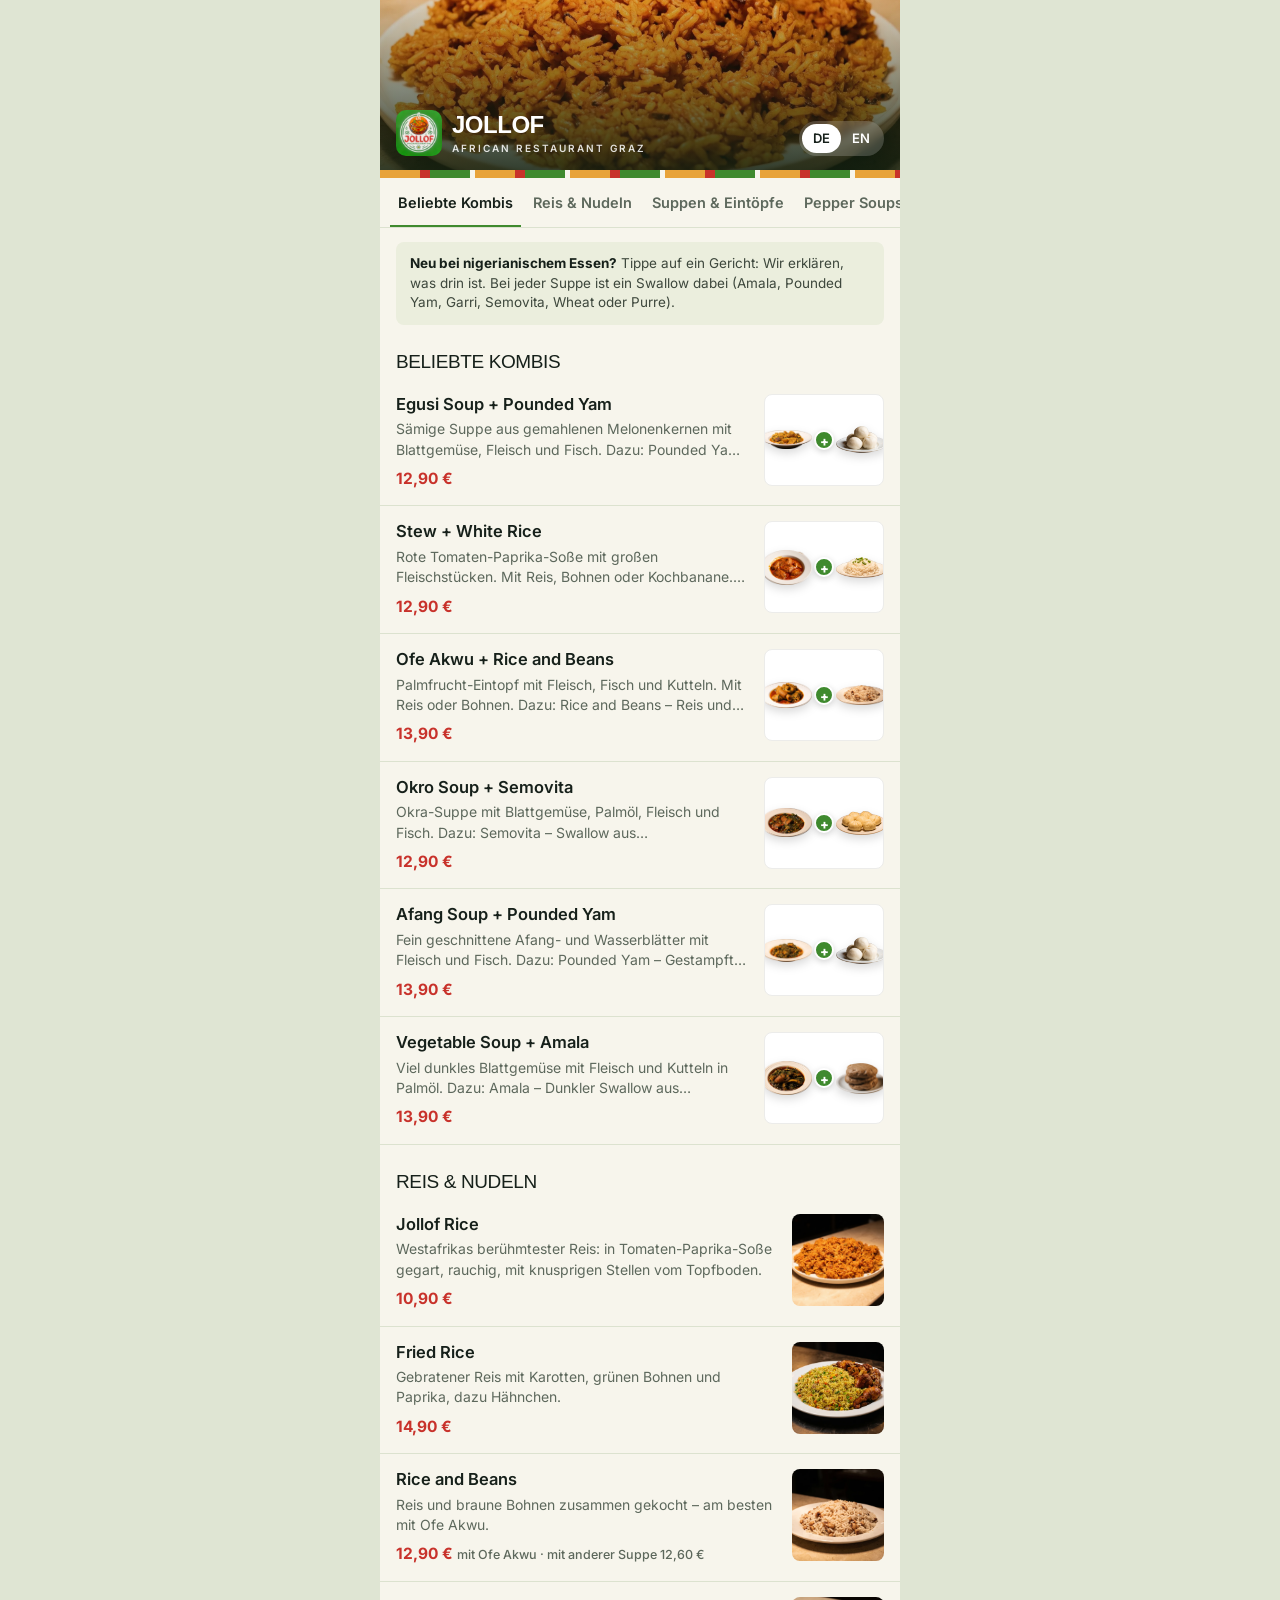
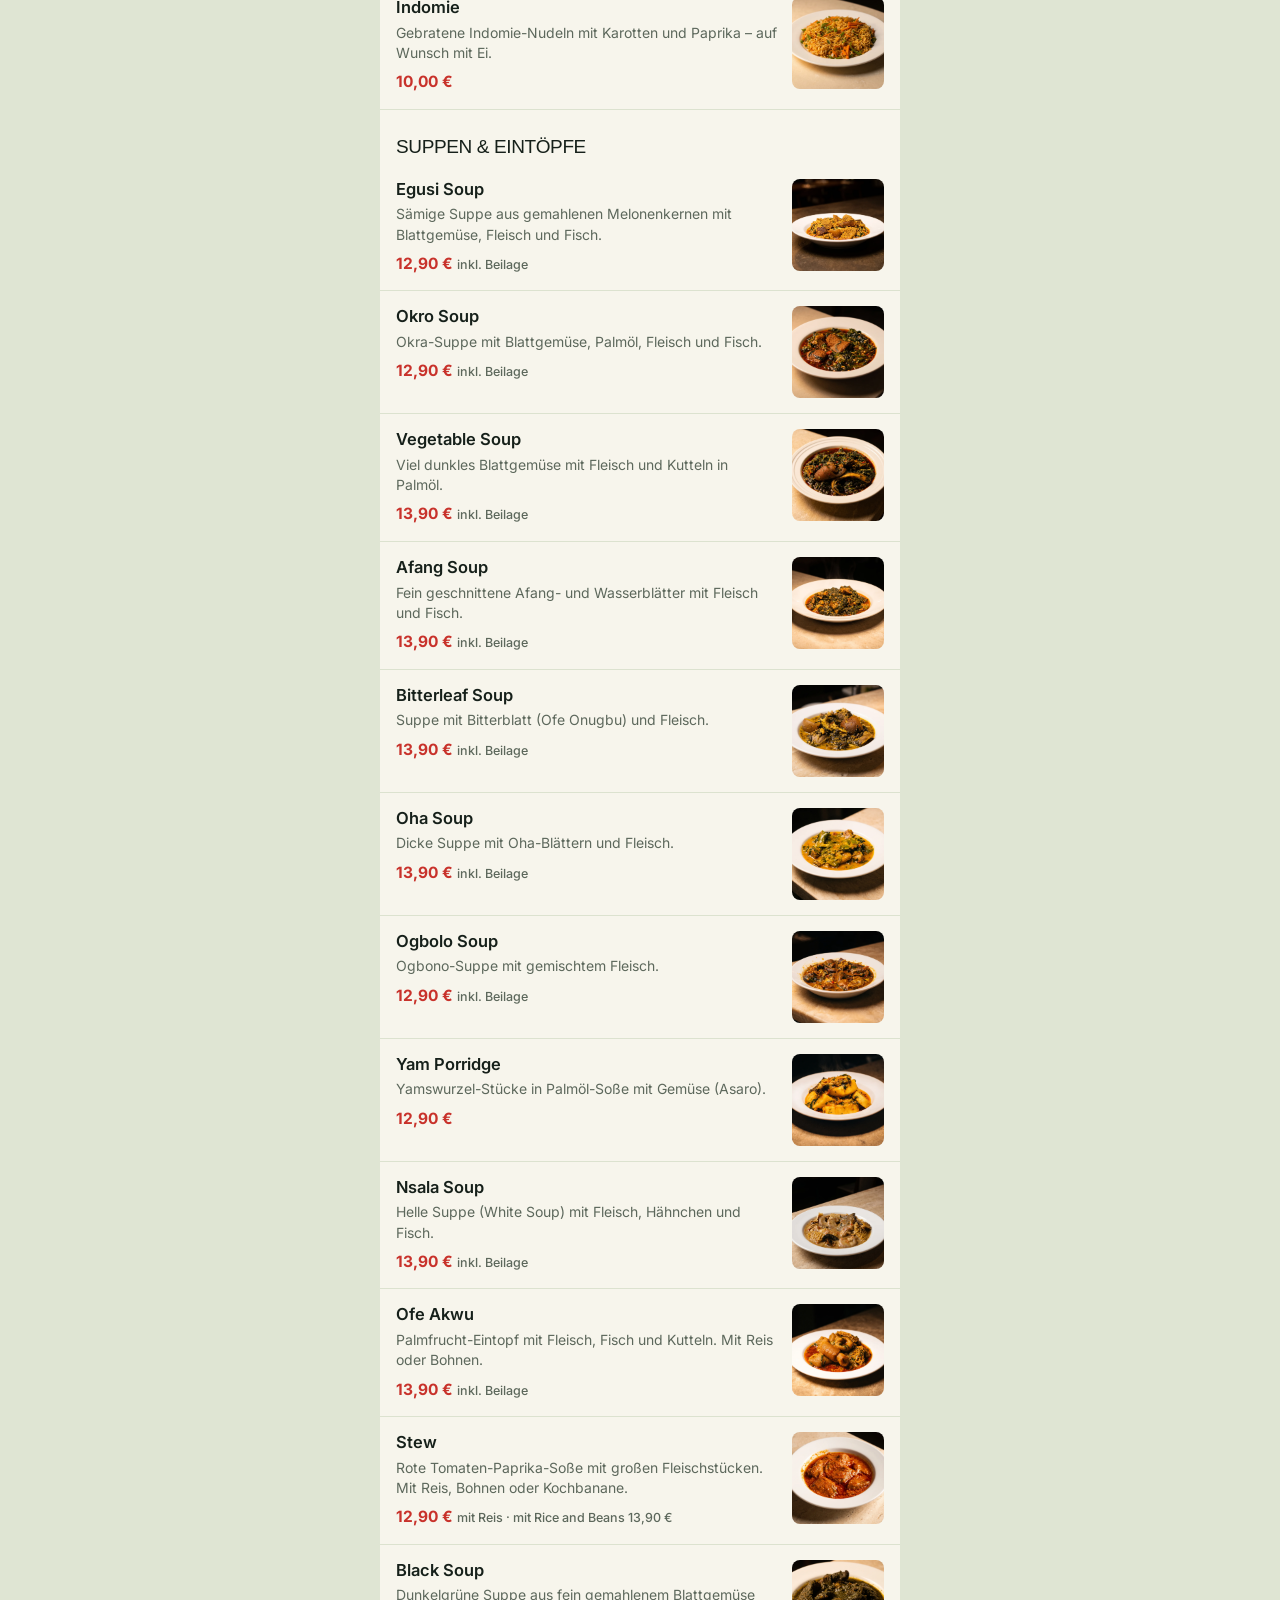
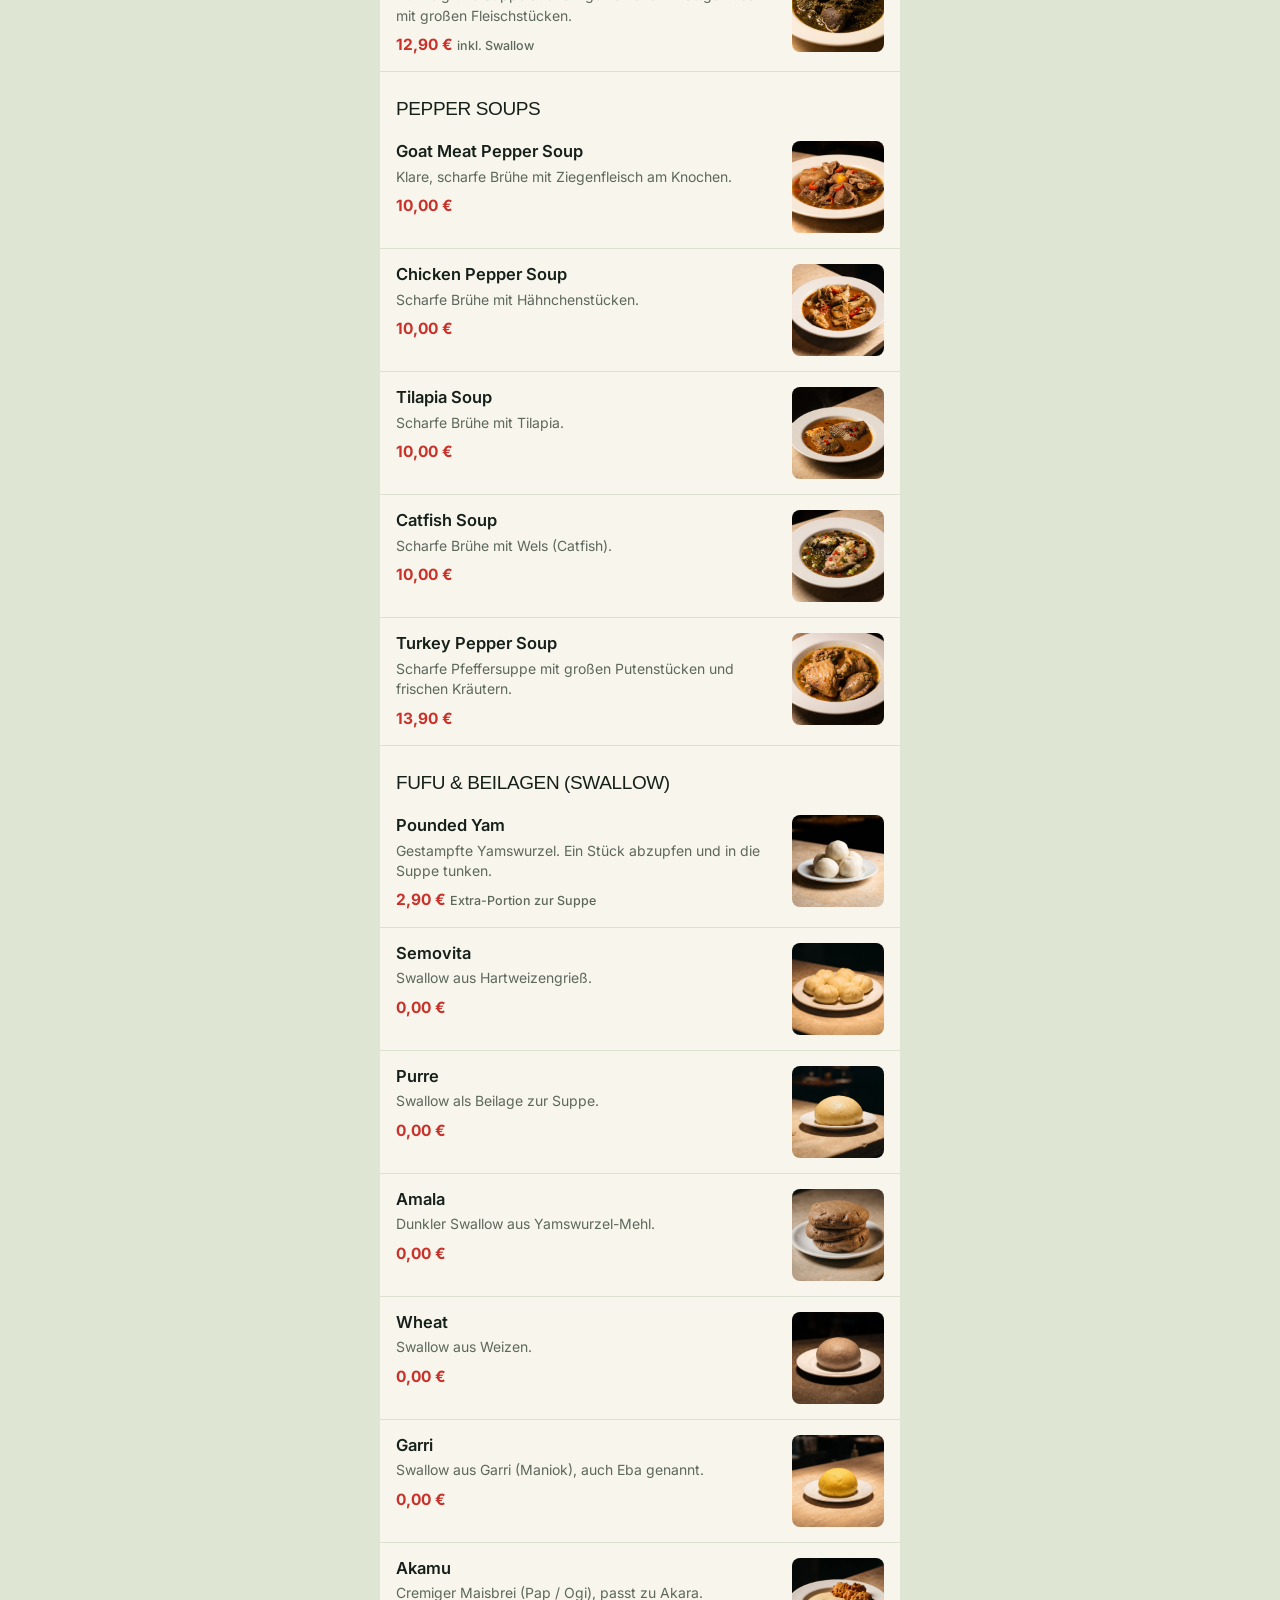
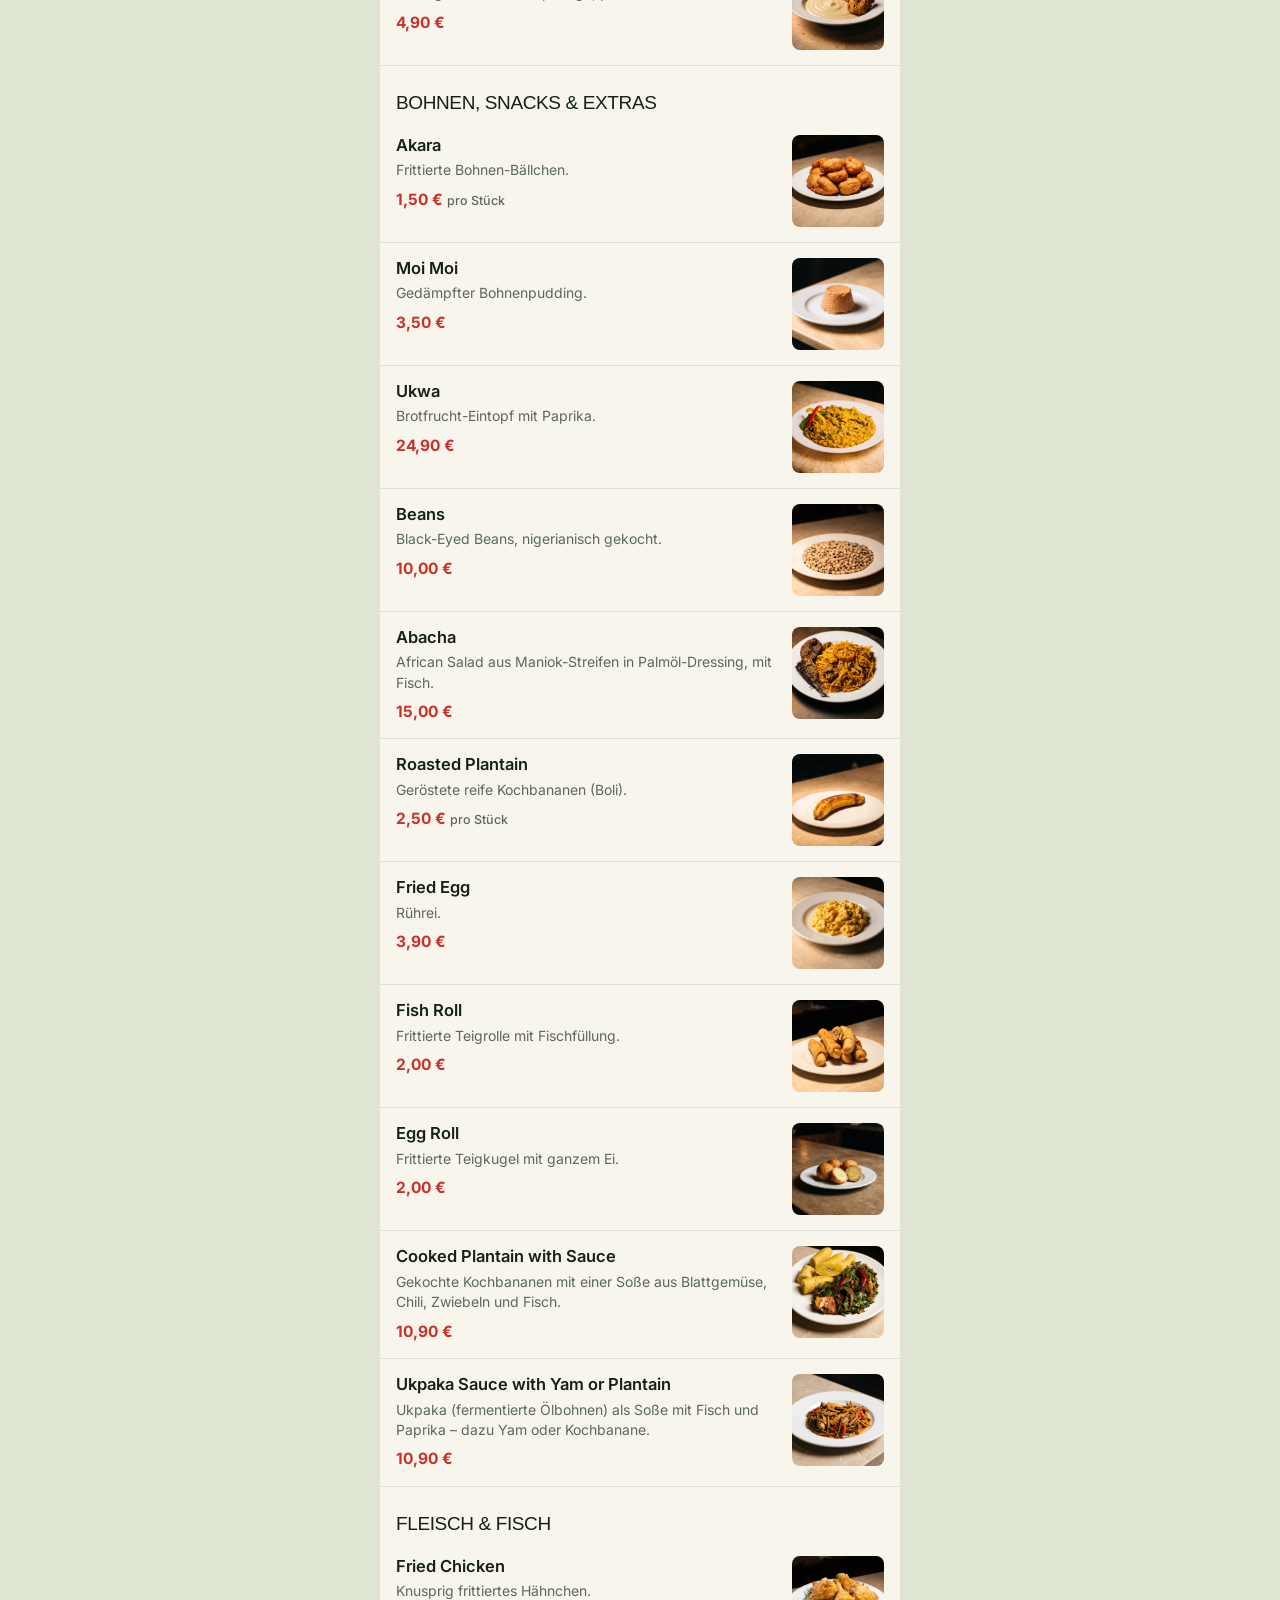
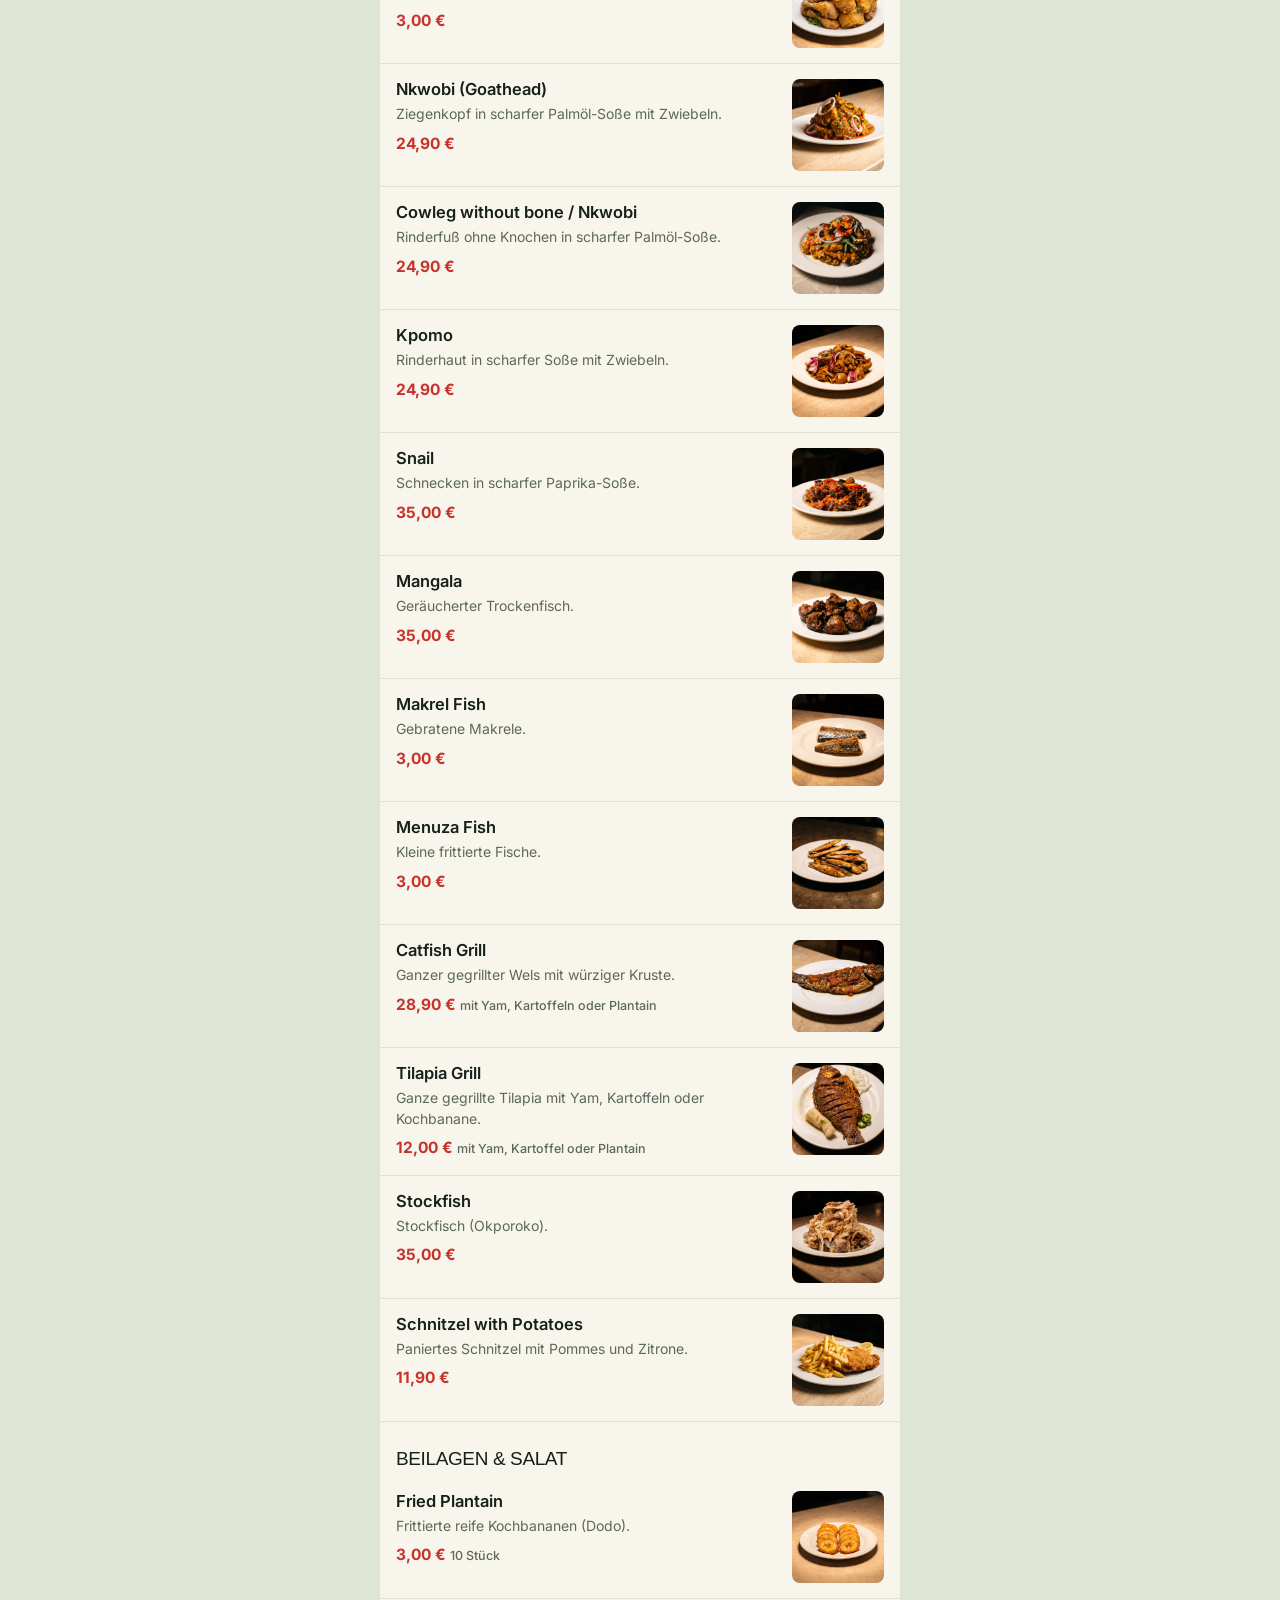
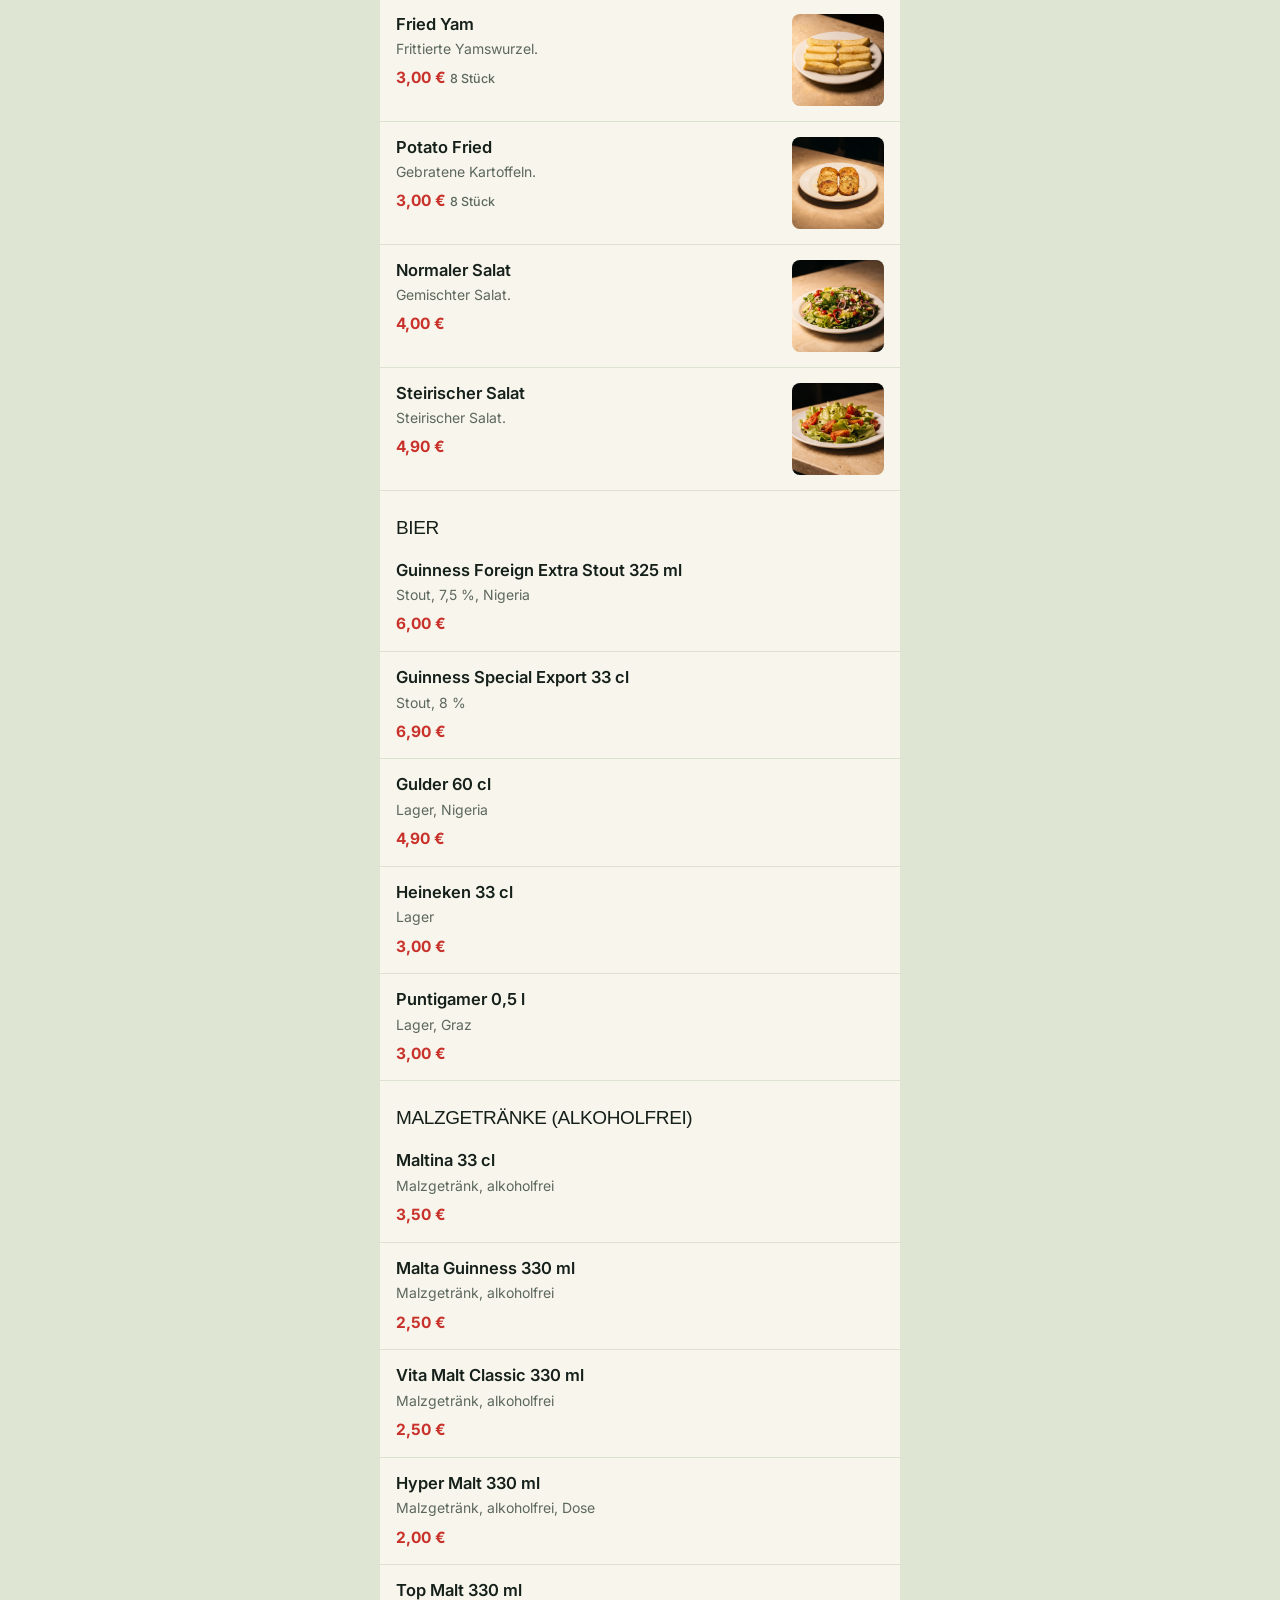
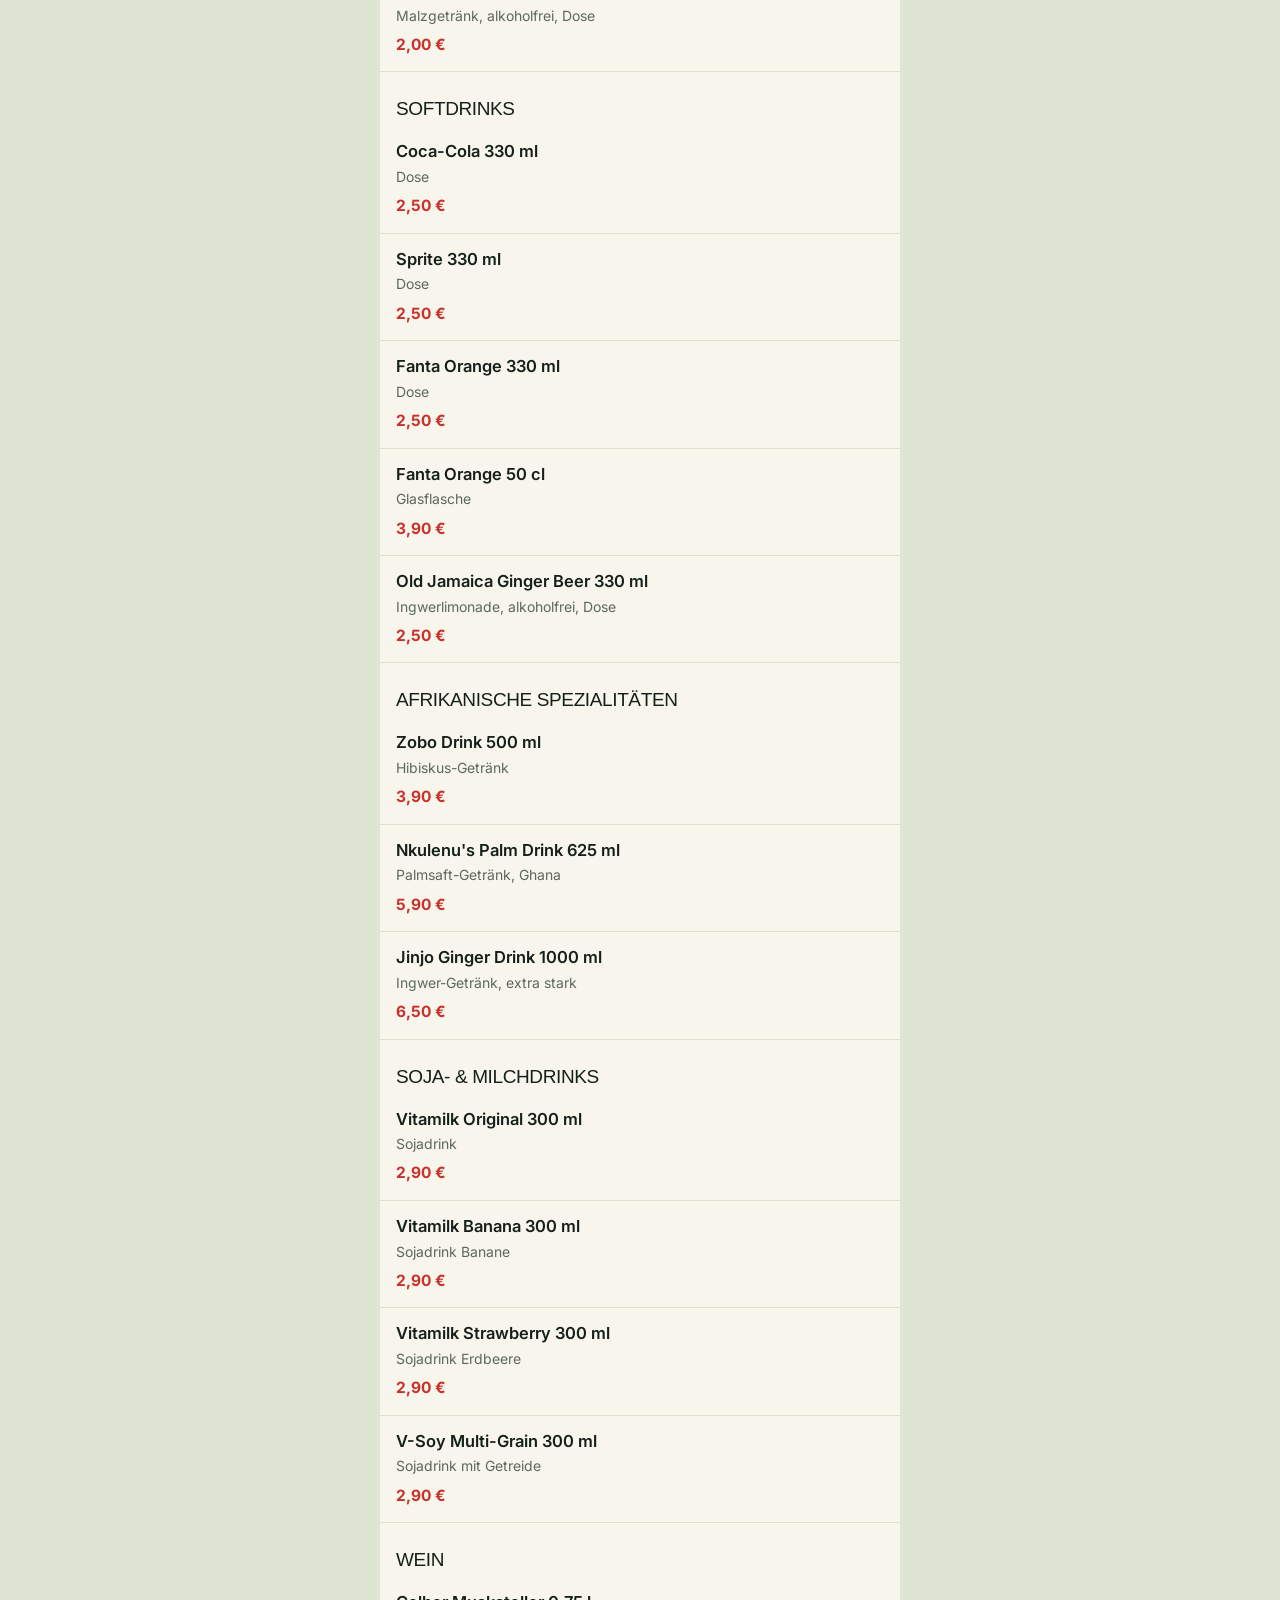
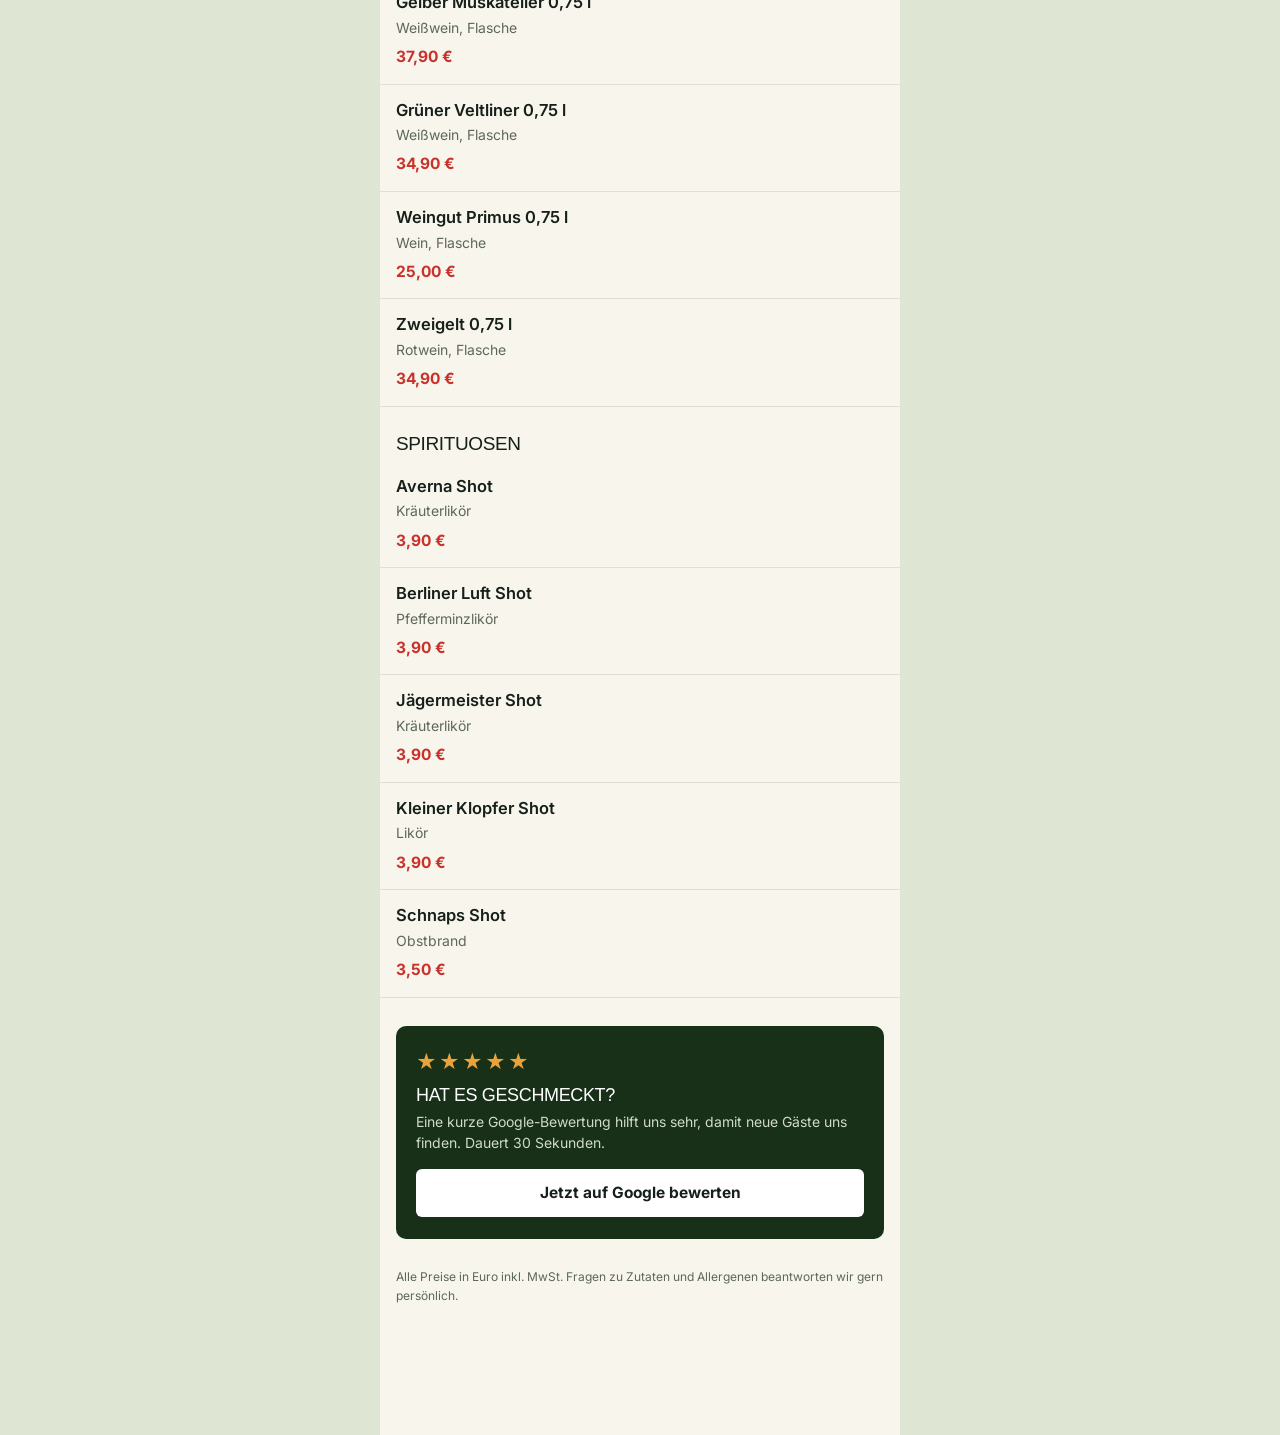
<file: karte.html>
<!doctype html>
<html lang="de">
<head>
<meta charset="utf-8">
<meta name="viewport" content="width=device-width, initial-scale=1, viewport-fit=cover">
<title>Speisekarte – JOLLOF Graz</title>
<meta name="robots" content="noindex">
<meta name="description" content="Die ganze Speisekarte von JOLLOF Graz mit Fotos und Preisen: Jollof Rice, Egusi, Okro, Pepper Soup, Pounded Yam, Fleisch, Fisch und Getränke.">
<link rel="icon" href="img/logo.png">
<link rel="preconnect" href="https://fonts.googleapis.com">
<link rel="preconnect" href="https://fonts.gstatic.com" crossorigin>
<link href="https://fonts.googleapis.com/css2?family=Syncopate:wght@400;700&family=Inter:wght@400;500;600;700;800&display=swap" rel="stylesheet">
<style>
:root{--paper:#f7f5ec;--cream:#ebeedd;--ink:#16201a;--muted:#5d685c;--line:#dce2cf;--green:#3f8a2e;--green-d:#183018;--red:#c8322b;--gold:#e8a33a;
  --serif:'Syncopate',sans-serif;--sans:'Inter',system-ui,sans-serif}
*{box-sizing:border-box;margin:0;padding:0}
body{background:#dfe5d3;color:var(--ink);font:400 15.5px/1.45 var(--sans);-webkit-font-smoothing:antialiased}
.app{max-width:520px;margin:0 auto;background:var(--paper);min-height:100vh;padding-bottom:90px}
img{display:block}
button{font:inherit;color:inherit;background:none;border:0;cursor:pointer}
a{color:inherit}

.top{position:relative;height:170px;overflow:hidden;background:var(--green-d)}
.top img.bg{width:100%;height:100%;object-fit:cover;object-position:50% 55%}
.top::after{content:"";position:absolute;inset:0;background:linear-gradient(180deg,rgba(15,31,16,.15),rgba(15,31,16,.85))}
.top .bar{position:absolute;left:16px;right:16px;bottom:14px;z-index:2;display:flex;justify-content:space-between;align-items:flex-end;color:#fff}
.top .brand{display:flex;align-items:center;gap:10px}
.top .brand img{width:46px;height:46px;border-radius:10px}
.top h1{font:400 28px/1 var(--serif)}
.top small{display:block;font:600 10px/1 var(--sans);letter-spacing:.2em;text-transform:uppercase;opacity:.85;margin-top:6px}
.lang{display:flex;background:rgba(255,255,255,.18);border-radius:20px;padding:3px;backdrop-filter:blur(4px)}
.lang button{padding:5px 11px;border-radius:16px;font-weight:600;font-size:13px;color:#fff}
.lang button.on{background:#fff;color:var(--ink)}
.band{height:8px;background:repeating-linear-gradient(90deg,var(--gold) 0 40px,var(--red) 40px 50px,var(--green) 50px 90px,var(--paper) 90px 95px)}
.back:empty{display:none}.back{display:flow-root;padding:10px 16px;font-size:13.5px;color:var(--muted);text-decoration:none;border-bottom:1px solid var(--line)}

.tabs{position:sticky;top:0;z-index:10;background:var(--paper);border-bottom:1px solid var(--line);display:flex;gap:4px;overflow-x:auto;padding:0 10px;scrollbar-width:none}
.tabs::-webkit-scrollbar{display:none}
.tabs a{flex:none;padding:14px 8px 12px;font-weight:600;font-size:14.5px;color:var(--muted);border-bottom:2.5px solid transparent;text-decoration:none;white-space:nowrap}
.tabs a.on{color:var(--ink);border-color:var(--green)}

.zut{font-size:13px;color:#5d685c;margin:-4px 0 14px;line-height:1.45}.zut b{color:#16201a}
.hint{margin:14px 16px 0;padding:12px 14px;background:var(--cream);border-radius:8px;font-size:13.5px;color:#3d473c}
.hint b{color:var(--ink)}

h2.cat{font:400 22px var(--serif);padding:26px 16px 6px;scroll-margin-top:52px}
.item{display:grid;grid-template-columns:minmax(0,1fr) auto;gap:14px;padding:15px 16px;border-bottom:1px solid var(--line);text-align:left;width:100%}
.item:active{background:var(--cream)}
.item h3{font:600 16.5px/1.25 var(--sans)}
.item p{font-size:14px;color:var(--muted);margin:5px 0 8px;display:-webkit-box;-webkit-line-clamp:2;-webkit-box-orient:vertical;overflow:hidden}
.item .price{font-weight:700;font-size:15.5px;color:var(--red)}
.item .price small{font-weight:500;color:var(--muted);font-size:12.5px}
.item .ph{width:92px;height:92px;border-radius:8px;overflow:hidden;background:var(--cream)}
.item .ph img{width:100%;height:100%;object-fit:cover}
.item .ph.kombi{width:120px;flex:none;display:flex;align-items:center;justify-content:center;gap:2px;background:#fff;border:1px solid #ececea;padding:4px}
.item .ph.kombi img{width:46%;height:auto;max-height:100%;object-fit:contain;filter:drop-shadow(0 4px 5px rgba(0,0,0,.15))}
.item .ph.kombi i,.sheet .hero.kombi i{flex:none;display:grid;place-items:center;border-radius:50%;background:#3f8a2e;color:#fff;font-style:normal;font-weight:800;border:2px solid #fff;box-shadow:0 2px 6px rgba(0,0,0,.18)}
.item .ph.kombi i{width:20px;height:20px;font-size:13px}
.sheet .hero.kombi{background:#fff;display:flex;align-items:center;justify-content:center;gap:12px;padding:20px}
.sheet .hero.kombi img{max-width:40%;max-height:85%;object-fit:contain;filter:drop-shadow(0 10px 12px rgba(0,0,0,.16))}
.sheet .hero.kombi i{width:42px;height:42px;font-size:24px;border-width:3px}
.item.noimg{grid-template-columns:1fr}
.item .cnt{display:inline-block;margin-left:8px;background:var(--green);color:#fff;border-radius:10px;padding:1px 8px;font-size:12px;font-weight:700;vertical-align:2px}

.review{margin:28px 16px 10px;padding:22px 20px;border-radius:10px;background:var(--green-d);color:#e6eedf}
.review .stars{color:var(--gold);font-size:20px;letter-spacing:2px}
.review h3{font:400 22px/1.2 var(--serif);color:#fff;margin:8px 0 6px}
.review p{font-size:14px;margin-bottom:16px;color:#cfdcc6}
.review a{display:flex;align-items:center;justify-content:center;height:48px;border-radius:6px;background:#fff;color:var(--ink);font-weight:700;text-decoration:none}
.legal{padding:18px 16px 40px;font-size:12px;color:var(--muted);line-height:1.6}

/* Merkliste */
.listbar{position:fixed;left:50%;bottom:12px;transform:translateX(-50%);width:calc(100% - 24px);max-width:496px;z-index:30;display:none;align-items:center;justify-content:space-between;
  background:var(--green);color:#fff;border-radius:10px;padding:0 18px;height:56px;font-weight:700;box-shadow:0 10px 30px rgba(0,0,0,.25)}
.listbar.on{display:flex}

/* Detail */
.sheet-bg{position:fixed;inset:0;background:rgba(10,20,10,.5);z-index:40;opacity:0;pointer-events:none;transition:opacity .2s}
.sheet{position:fixed;left:50%;bottom:0;width:100%;max-width:520px;transform:translate(-50%,100%);background:var(--paper);border-radius:16px 16px 0 0;z-index:41;transition:transform .25s;max-height:92vh;overflow:auto}
.open .sheet-bg{opacity:1;pointer-events:auto}
.open .sheet{transform:translate(-50%,0)}
.sheet .hero{height:280px;position:relative;background:var(--green-d)}
.sheet .hero img{width:100%;height:100%;object-fit:cover}
.sheet .x{position:absolute;top:12px;right:12px;width:36px;height:36px;border-radius:50%;background:rgba(255,255,255,.92);display:grid;place-items:center;font-size:20px;line-height:1}
.sheet .in{padding:20px 18px 26px;position:relative}
.sheet .in>.x{position:absolute;top:14px;right:14px;background:var(--cream)}
.sheet h2{font:400 26px/1.15 var(--serif);display:flex;justify-content:space-between;gap:12px;padding-right:4px}
.sheet h2 span{font:700 19px var(--sans);white-space:nowrap;padding-top:4px;color:var(--red)}
.sheet .what{margin:12px 0 16px;font-size:15px;color:#3a443a}
.pairs h4{font:600 12px var(--sans);letter-spacing:.1em;text-transform:uppercase;color:var(--muted);margin-bottom:8px}
.pairs{margin-bottom:18px}
.item>div:first-child{min-width:0}
.prow{display:flex;gap:8px;overflow-x:auto;padding-bottom:4px;scrollbar-width:none}.prow::-webkit-scrollbar{display:none}
.pair{flex:none;width:84px;display:flex;flex-direction:column;align-items:center;gap:4px;padding:6px 4px;border:1.5px dashed #c9d3b8;border-radius:10px;text-align:center}
.pair img{width:52px;height:52px;border-radius:8px;object-fit:cover;background:var(--cream)}
.pair div{font-weight:600;font-size:12px;line-height:1.2}
.pair em{font-style:normal;font-weight:700;font-size:11.5px;color:var(--red)}
.pair.on{border-style:solid;border-color:var(--green);background:#eef4e6}
.sheet .order{display:flex;align-items:center;justify-content:center;height:52px;border-radius:8px;background:var(--green);color:#fff;font-weight:700;font-size:16px;width:100%}
.sheet .sub{font-size:12.5px;color:var(--muted);text-align:center;margin-top:9px}
.lrow{display:flex;justify-content:space-between;gap:10px;padding:10px 0;border-bottom:1px solid var(--line)}
.lrow button{color:var(--red);font-weight:700;padding:0 6px}
.ltotal{display:flex;justify-content:space-between;font:400 24px var(--serif);padding:16px 0}
h1,h2.cat,.sheet h2,.review h3{text-transform:uppercase;letter-spacing:-.02em}
.top h1{font-weight:700;font-size:24px}
h2.cat{font-size:19px}.sheet h2{font-size:20px;line-height:1.1}.review h3{font-size:18px}
</style>
</head>
<body>
<div class="app" id="app">
  <div class="top">
    <img class="bg" src="img/jollof-rice.webp" alt="">
    <div class="bar">
      <div class="brand"><img src="img/logo.png" alt="JOLLOF"><div><h1>JOLLOF</h1><small data-t="kitchen">African Restaurant Graz</small></div></div>
      <div class="lang"><button class="on" data-l="de">DE</button><button data-l="en">EN</button></div>
    </div>
  </div>
  <div class="band"></div>
  <div class="back" id="tischzeile"></div>
  <nav class="tabs" id="tabs"></nav>
  <div class="hint" data-t="hint"></div>
  <div id="list"></div>
  <div class="review">
    <div class="stars">★★★★★</div>
    <h3 data-t="revH"></h3>
    <p data-t="revP"></p>
    <a id="revLink" href="#" data-t="revB"></a>
  </div>
  <div class="legal" data-t="legal"></div>
</div>
<button class="listbar" id="listbar"></button>
<div class="sheet-bg" id="sbg"></div>
<div class="sheet" id="sheet"></div>

<script>
const M=[{"id": "k6-22", "c": "Beliebte Kombis", "img": "img/egusi-soup.webp", "cut1": "img/cut/egusi-soup.webp", "cut2": "img/cut/pounded-yam.webp", "p": 12.9, "hint": "", "de": ["Egusi Soup + Pounded Yam", "Sämige Suppe aus gemahlenen Melonenkernen mit Blattgemüse, Fleisch und Fisch. Dazu: Pounded Yam – Gestampfte Yamswurzel. Ein Stück abzupfen und in die Suppe tunken."], "en": ["Egusi Soup + Pounded Yam", "Rich soup of ground melon seeds with leafy greens, meat and fish. With: Pounded Yam – Pounded yam. Pinch off a piece and dip it into the soup."], "z": {"de": "Gemahlene Egusi, Fleisch, Fisch, Trockenfisch, Crayfish, Salz, Öl, Maggi, Gemüse, Pfeffer, Gewürze", "en": "ground egusi, meat, fish, dried fish, crayfish, salt, oil, Maggi, vegetables, pepper, spices"}}, {"id": "k16-3", "c": "Beliebte Kombis", "img": "img/stew.webp", "cut1": "img/cut/stew.webp", "cut2": "img/cut/white-rice.webp", "p": 12.9, "hint": "", "de": ["Stew + White Rice", "Rote Tomaten-Paprika-Soße mit großen Fleischstücken. Mit Reis, Bohnen oder Kochbanane. Dazu: White Rice – Weißer Reis als Beilage – passt zu Stew."], "en": ["Stew + White Rice", "Red tomato and pepper stew with large pieces of meat. With rice, beans or plantain. With: White Rice – Plain white rice as a side – goes with stew."], "z": {"de": "Fleisch, Fisch, Tomaten, Öl, Salz, Pfeffer, Gewürze, Crayfish – mit oder ohne Gemüse bzw. Hähnchen", "en": "meat, fish, tomatoes, oil, salt, pepper, spices, crayfish – with or without vegetables / chicken"}}, {"id": "k15-4", "c": "Beliebte Kombis", "img": "img/ofe-akwu.webp", "cut1": "img/cut/ofe-akwu.webp", "cut2": "img/cut/rice-and-beans.webp", "p": 13.9, "hint": "", "de": ["Ofe Akwu + Rice and Beans", "Palmfrucht-Eintopf mit Fleisch, Fisch und Kutteln. Mit Reis oder Bohnen. Dazu: Rice and Beans – Reis und braune Bohnen zusammen gekocht – am besten mit Ofe Akwu."], "en": ["Ofe Akwu + Rice and Beans", "Palm-fruit stew with meat, fish and tripe. With rice or beans. With: Rice and Beans – Rice and brown beans cooked together – best with Ofe Akwu."], "z": {"de": "Palmcreme, Crayfish, Fleisch, Fisch, Kutteln, Salz, Pfeffer – mit oder ohne Hähnchen", "en": "palm cream, crayfish, meat, fish, tripe, salt, pepper – with or without chicken"}}, {"id": "k7-23", "c": "Beliebte Kombis", "img": "img/okro-soup.webp", "cut1": "img/cut/okro-soup.webp", "cut2": "img/cut/semovita.webp", "p": 12.9, "hint": "", "de": ["Okro Soup + Semovita", "Okra-Suppe mit Blattgemüse, Palmöl, Fleisch und Fisch. Dazu: Semovita – Swallow aus Hartweizengrieß."], "en": ["Okro Soup + Semovita", "Okra soup with leafy greens, palm oil, meat and fish. With: Semovita – Swallow made from durum wheat semolina."], "z": {"de": "Geschnittene Okra, Fleisch, Fisch, Crayfish, Gemüse, Salz, Pfeffer, Paprika, Öl – mit oder ohne Hähnchen", "en": "cut okra, meat, fish, crayfish, vegetables, salt, pepper, paprika, oil – with or without chicken"}}, {"id": "k9-22", "c": "Beliebte Kombis", "img": "img/afang-soup.webp", "cut1": "img/cut/afang-soup.webp", "cut2": "img/cut/pounded-yam.webp", "p": 13.9, "hint": "", "de": ["Afang Soup + Pounded Yam", "Fein geschnittene Afang- und Wasserblätter mit Fleisch und Fisch. Dazu: Pounded Yam – Gestampfte Yamswurzel. Ein Stück abzupfen und in die Suppe tunken."], "en": ["Afang Soup + Pounded Yam", "Finely shredded afang and waterleaf with meat and fish. With: Pounded Yam – Pounded yam. Pinch off a piece and dip it into the soup."], "z": {"de": "Fleisch, Fisch, Hähnchen, Kutteln, Crayfish, Gemüse, Salz, Pfeffer, Öl", "en": "meat, fish, chicken, tripe, crayfish, vegetables, salt, pepper, oil"}}, {"id": "k8-25", "c": "Beliebte Kombis", "img": "img/vegetable-soup.webp", "cut1": "img/cut/vegetable-soup.webp", "cut2": "img/cut/amala.webp", "p": 13.9, "hint": "", "de": ["Vegetable Soup + Amala", "Viel dunkles Blattgemüse mit Fleisch und Kutteln in Palmöl. Dazu: Amala – Dunkler Swallow aus Yamswurzel-Mehl."], "en": ["Vegetable Soup + Amala", "Lots of dark leafy greens with meat and tripe in palm oil. With: Amala – Dark swallow made from yam flour."], "z": {"de": "Gemüse, Kutteln, Fleisch, Crayfish, Öl, Salz, Pfeffer", "en": "vegetables, tripe, meat, crayfish, oil, salt, pepper"}}, {"id": "g1", "c": "Reis & Nudeln", "img": "img/jollof-rice.webp", "p": 10.9, "hint": "", "soup": false, "de": ["Jollof Rice", "Westafrikas berühmtester Reis: in Tomaten-Paprika-Soße gegart, rauchig, mit knusprigen Stellen vom Topfboden."], "en": ["Jollof Rice", "West Africa's most famous rice: cooked in tomato and pepper sauce, smoky, with crispy bits from the bottom of the pot."], "z": {"de": "Reis, Tomaten, Paprika, Fleisch / Hähnchen / Pute, Salz, Pfeffer, Gewürze, Öl", "en": "rice, tomatoes, bell pepper, meat / chicken / turkey, salt, pepper, spices, oil"}, "pairs": []}, {"id": "g2", "c": "Reis & Nudeln", "img": "img/fried-rice.webp", "p": 14.9, "hint": "", "soup": false, "de": ["Fried Rice", "Gebratener Reis mit Karotten, grünen Bohnen und Paprika, dazu Hähnchen."], "en": ["Fried Rice", "Fried rice with carrots, green beans and bell pepper, served with chicken."], "z": {"de": "Reis, Karotten, grüne Bohnen, Paprika, Salz, Pfeffer, Öl", "en": "rice, carrots, green beans, bell pepper, salt, pepper, oil"}, "pairs": []}, {"id": "g4", "c": "Reis & Nudeln", "img": "img/rice-and-beans.webp", "p": 12.9, "hint": "mit Ofe Akwu · mit anderer Suppe 12,60 €", "soup": false, "de": ["Rice and Beans", "Reis und braune Bohnen zusammen gekocht – am besten mit Ofe Akwu."], "en": ["Rice and Beans", "Rice and brown beans cooked together – best with Ofe Akwu."], "z": {"de": "", "en": ""}, "pairs": [{"n": "Ofe Akwu", "p": 13.9, "img": "img/ofe-akwu.webp"}, {"n": "Stew", "p": 12.9, "img": "img/stew.webp"}]}, {"id": "g5", "c": "Reis & Nudeln", "img": "img/indomie.webp", "p": 10, "hint": "", "soup": false, "de": ["Indomie", "Gebratene Indomie-Nudeln mit Karotten und Paprika – auf Wunsch mit Ei."], "en": ["Indomie", "Stir-fried Indomie noodles with carrots and peppers – egg on request."], "z": {"de": "Indomie-Nudeln, Paprika, Karotten, Gewürze – mit oder ohne Ei", "en": "Indomie noodles, bell pepper, carrots, spices – with or without egg"}, "pairs": []}, {"id": "g6", "c": "Suppen & Eintöpfe", "img": "img/egusi-soup.webp", "p": 12.9, "hint": "inkl. Beilage", "soup": true, "de": ["Egusi Soup", "Sämige Suppe aus gemahlenen Melonenkernen mit Blattgemüse, Fleisch und Fisch."], "en": ["Egusi Soup", "Rich soup of ground melon seeds with leafy greens, meat and fish."], "z": {"de": "Gemahlene Egusi, Fleisch, Fisch, Trockenfisch, Crayfish, Salz, Öl, Maggi, Gemüse, Pfeffer, Gewürze", "en": "ground egusi, meat, fish, dried fish, crayfish, salt, oil, Maggi, vegetables, pepper, spices"}, "pairs": []}, {"id": "g7", "c": "Suppen & Eintöpfe", "img": "img/okro-soup.webp", "p": 12.9, "hint": "inkl. Beilage", "soup": true, "de": ["Okro Soup", "Okra-Suppe mit Blattgemüse, Palmöl, Fleisch und Fisch."], "en": ["Okro Soup", "Okra soup with leafy greens, palm oil, meat and fish."], "z": {"de": "Geschnittene Okra, Fleisch, Fisch, Crayfish, Gemüse, Salz, Pfeffer, Paprika, Öl – mit oder ohne Hähnchen", "en": "cut okra, meat, fish, crayfish, vegetables, salt, pepper, paprika, oil – with or without chicken"}, "pairs": []}, {"id": "g8", "c": "Suppen & Eintöpfe", "img": "img/vegetable-soup.webp", "p": 13.9, "hint": "inkl. Beilage", "soup": true, "de": ["Vegetable Soup", "Viel dunkles Blattgemüse mit Fleisch und Kutteln in Palmöl."], "en": ["Vegetable Soup", "Lots of dark leafy greens with meat and tripe in palm oil."], "z": {"de": "Gemüse, Kutteln, Fleisch, Crayfish, Öl, Salz, Pfeffer", "en": "vegetables, tripe, meat, crayfish, oil, salt, pepper"}, "pairs": []}, {"id": "g9", "c": "Suppen & Eintöpfe", "img": "img/afang-soup.webp", "p": 13.9, "hint": "inkl. Beilage", "soup": true, "de": ["Afang Soup", "Fein geschnittene Afang- und Wasserblätter mit Fleisch und Fisch."], "en": ["Afang Soup", "Finely shredded afang and waterleaf with meat and fish."], "z": {"de": "Fleisch, Fisch, Hähnchen, Kutteln, Crayfish, Gemüse, Salz, Pfeffer, Öl", "en": "meat, fish, chicken, tripe, crayfish, vegetables, salt, pepper, oil"}, "pairs": []}, {"id": "g10", "c": "Suppen & Eintöpfe", "img": "img/bitterleaf-soup.webp", "p": 13.9, "hint": "inkl. Beilage", "soup": true, "de": ["Bitterleaf Soup", "Suppe mit Bitterblatt (Ofe Onugbu) und Fleisch."], "en": ["Bitterleaf Soup", "Bitterleaf soup (ofe onugbu) with meat."], "z": {"de": "Bitterblätter, Cocoyam / Palmcreme, Öl, Salz, Maggi, Fleisch, Fisch, scharfer Pfeffer, Stockfisch", "en": "bitter leaf, cocoyam / palm cream, oil, salt, Maggi, meat, fish, hot pepper, stockfish"}, "pairs": []}, {"id": "g11", "c": "Suppen & Eintöpfe", "img": "img/oha-soup.webp", "p": 13.9, "hint": "inkl. Beilage", "soup": true, "de": ["Oha Soup", "Dicke Suppe mit Oha-Blättern und Fleisch."], "en": ["Oha Soup", "Thick soup with oha leaves and meat."], "z": {"de": "Oha-Blätter, Cocoyam / Palmcreme, Öl, Salz, Maggi, Fleisch, Fisch, scharfer Pfeffer, Stockfisch", "en": "oha leaves, cocoyam / palm cream, oil, salt, Maggi, meat, fish, hot pepper, stockfish"}, "pairs": []}, {"id": "g12", "c": "Suppen & Eintöpfe", "img": "img/ogbolo-soup.webp", "p": 12.9, "hint": "inkl. Beilage", "soup": true, "de": ["Ogbolo Soup", "Ogbono-Suppe mit gemischtem Fleisch."], "en": ["Ogbolo Soup", "Ogbono soup with assorted meat."], "z": {"de": "Gemahlenes Ogbono, Fleisch, Fisch, Stockfisch, Öl, Crayfish, Gemüse, Pfeffer", "en": "ground ogbono, meat, fish, stockfish, oil, crayfish, vegetables, pepper"}, "pairs": []}, {"id": "g13", "c": "Suppen & Eintöpfe", "img": "img/yam-porridge.webp", "p": 12.9, "hint": "", "soup": true, "de": ["Yam Porridge", "Yamswurzel-Stücke in Palmöl-Soße mit Gemüse (Asaro)."], "en": ["Yam Porridge", "Yam pieces in palm-oil sauce with vegetables (asaro)."], "z": {"de": "Yam, Fleisch oder Hähnchen, Maggi, Salz, Gemüse, Öl", "en": "yam, meat or chicken, Maggi, salt, vegetables, oil"}, "pairs": []}, {"id": "g14", "c": "Suppen & Eintöpfe", "img": "img/nsala-soup.webp", "p": 13.9, "hint": "inkl. Beilage", "soup": true, "de": ["Nsala Soup", "Helle Suppe (White Soup) mit Fleisch, Hähnchen und Fisch."], "en": ["Nsala Soup", "Light white soup with meat, chicken and fish."], "z": {"de": "Fleisch, Fisch, Hähnchen, Salz, Pfeffer, Crayfish, Nsala-Gewürz", "en": "meat, fish, chicken, salt, pepper, crayfish, nsala spice"}, "pairs": []}, {"id": "g15", "c": "Suppen & Eintöpfe", "img": "img/ofe-akwu.webp", "p": 13.9, "hint": "inkl. Beilage", "soup": true, "de": ["Ofe Akwu", "Palmfrucht-Eintopf mit Fleisch, Fisch und Kutteln. Mit Reis oder Bohnen."], "en": ["Ofe Akwu", "Palm-fruit stew with meat, fish and tripe. With rice or beans."], "z": {"de": "Palmcreme, Crayfish, Fleisch, Fisch, Kutteln, Salz, Pfeffer – mit oder ohne Hähnchen", "en": "palm cream, crayfish, meat, fish, tripe, salt, pepper – with or without chicken"}, "pairs": []}, {"id": "g16", "c": "Suppen & Eintöpfe", "img": "img/stew.webp", "p": 12.9, "hint": "mit Reis · mit Rice and Beans 13,90 €", "soup": true, "de": ["Stew", "Rote Tomaten-Paprika-Soße mit großen Fleischstücken. Mit Reis, Bohnen oder Kochbanane."], "en": ["Stew", "Red tomato and pepper stew with large pieces of meat. With rice, beans or plantain."], "z": {"de": "Fleisch, Fisch, Tomaten, Öl, Salz, Pfeffer, Gewürze, Crayfish – mit oder ohne Gemüse bzw. Hähnchen", "en": "meat, fish, tomatoes, oil, salt, pepper, spices, crayfish – with or without vegetables / chicken"}, "pairs": []}, {"id": "g17", "c": "Pepper Soups", "img": "img/goat-meat-pepper-soup.webp", "p": 10, "hint": "", "soup": true, "de": ["Goat Meat Pepper Soup", "Klare, scharfe Brühe mit Ziegenfleisch am Knochen."], "en": ["Goat Meat Pepper Soup", "Clear, spicy broth with goat meat on the bone."], "z": {"de": "Ziegenfleisch, Pepper-Soup-Gewürze, Crayfish, Pfeffer, Salz, Gemüse", "en": "goat meat, pepper soup spices, crayfish, pepper, salt, vegetables"}, "pairs": []}, {"id": "g18", "c": "Pepper Soups", "img": "img/chicken-pepper-soup.webp", "p": 10, "hint": "", "soup": true, "de": ["Chicken Pepper Soup", "Scharfe Brühe mit Hähnchenstücken."], "en": ["Chicken Pepper Soup", "Spicy broth with chicken pieces."], "z": {"de": "Hähnchen, Pepper-Soup-Gewürze, Crayfish, Pfeffer, Salz, Gemüse", "en": "chicken, pepper soup spices, crayfish, pepper, salt, vegetables"}, "pairs": []}, {"id": "g19", "c": "Pepper Soups", "img": "img/tilapia-soup.webp", "p": 10, "hint": "", "soup": true, "de": ["Tilapia Soup", "Scharfe Brühe mit Tilapia."], "en": ["Tilapia Soup", "Spicy broth with tilapia."], "z": {"de": "Tilapia, Pepper-Soup-Gewürze, Salz, Maggi, Crayfish, Gemüse, Pfeffer", "en": "tilapia, pepper soup spices, salt, Maggi, crayfish, vegetables, pepper"}, "pairs": []}, {"id": "g20", "c": "Pepper Soups", "img": "img/catfish-soup.webp", "p": 10, "hint": "", "soup": true, "de": ["Catfish Soup", "Scharfe Brühe mit Wels (Catfish)."], "en": ["Catfish Soup", "Spicy broth with catfish."], "z": {"de": "Wels (Catfish), Pepper-Soup-Gewürze, Salz, Maggi, Crayfish, Gemüse, Pfeffer", "en": "catfish, pepper soup spices, salt, Maggi, crayfish, vegetables, pepper"}, "pairs": []}, {"id": "g22", "c": "Fufu & Beilagen (Swallow)", "img": "img/pounded-yam.webp", "p": 2.9, "hint": "Extra-Portion zur Suppe", "soup": false, "de": ["Pounded Yam", "Gestampfte Yamswurzel. Ein Stück abzupfen und in die Suppe tunken."], "en": ["Pounded Yam", "Pounded yam. Pinch off a piece and dip it into the soup."], "z": {"de": "", "en": ""}, "pairs": []}, {"id": "g23", "c": "Fufu & Beilagen (Swallow)", "img": "img/semovita.webp", "p": 0, "hint": "", "soup": false, "de": ["Semovita", "Swallow aus Hartweizengrieß."], "en": ["Semovita", "Swallow made from durum wheat semolina."], "z": {"de": "", "en": ""}, "pairs": []}, {"id": "g24", "c": "Fufu & Beilagen (Swallow)", "img": "img/purre.webp", "p": 0, "hint": "", "soup": false, "de": ["Purre", "Swallow als Beilage zur Suppe."], "en": ["Purre", "Swallow as a side for soup."], "z": {"de": "", "en": ""}, "pairs": []}, {"id": "g25", "c": "Fufu & Beilagen (Swallow)", "img": "img/amala.webp", "p": 0, "hint": "", "soup": false, "de": ["Amala", "Dunkler Swallow aus Yamswurzel-Mehl."], "en": ["Amala", "Dark swallow made from yam flour."], "z": {"de": "", "en": ""}, "pairs": []}, {"id": "g26", "c": "Fufu & Beilagen (Swallow)", "img": "img/wheat.webp", "p": 0, "hint": "", "soup": false, "de": ["Wheat", "Swallow aus Weizen."], "en": ["Wheat", "Swallow made from wheat."], "z": {"de": "", "en": ""}, "pairs": []}, {"id": "g28", "c": "Fufu & Beilagen (Swallow)", "img": "img/garri.webp", "p": 0, "hint": "", "soup": false, "de": ["Garri", "Swallow aus Garri (Maniok), auch Eba genannt."], "en": ["Garri", "Swallow made from garri (cassava), also called eba."], "z": {"de": "", "en": ""}, "pairs": []}, {"id": "g29", "c": "Fufu & Beilagen (Swallow)", "img": "img/akamu.webp", "p": 4.9, "hint": "", "soup": false, "de": ["Akamu", "Cremiger Maisbrei (Pap / Ogi), passt zu Akara."], "en": ["Akamu", "Creamy corn porridge (pap / ogi), goes with akara."], "z": {"de": "", "en": ""}, "pairs": []}, {"id": "g30", "c": "Bohnen, Snacks & Extras", "img": "img/akara.webp", "p": 1.5, "hint": "pro Stück", "soup": false, "de": ["Akara", "Frittierte Bohnen-Bällchen."], "en": ["Akara", "Deep-fried bean fritters."], "z": {"de": "Gemahlene Bohnen, Crayfish, Maggi, Öl, Salz, Pfeffer, Zwiebeln", "en": "ground beans, crayfish, Maggi, oil, salt, pepper, onions"}, "pairs": []}, {"id": "g31", "c": "Bohnen, Snacks & Extras", "img": "img/moi-moi.webp", "p": 3.5, "hint": "", "soup": false, "de": ["Moi Moi", "Gedämpfter Bohnenpudding."], "en": ["Moi Moi", "Steamed bean pudding."], "z": {"de": "", "en": ""}, "pairs": []}, {"id": "g32", "c": "Bohnen, Snacks & Extras", "img": "img/ukwa.webp", "p": 24.9, "hint": "", "soup": false, "de": ["Ukwa", "Brotfrucht-Eintopf mit Paprika."], "en": ["Ukwa", "Breadfruit porridge with peppers."], "z": {"de": "Ukwa, Salz, Crayfish, Fisch, Maggi, Zwiebeln, Öl", "en": "ukwa, salt, crayfish, fish, Maggi, onions, oil"}, "pairs": []}, {"id": "g33", "c": "Bohnen, Snacks & Extras", "img": "img/beans.webp", "p": 10, "hint": "", "soup": false, "de": ["Beans", "Black-Eyed Beans, nigerianisch gekocht."], "en": ["Beans", "Black-eyed beans, Nigerian style."], "z": {"de": "", "en": ""}, "pairs": []}, {"id": "g34", "c": "Bohnen, Snacks & Extras", "img": "img/abacha.webp", "p": 15, "hint": "", "soup": false, "de": ["Abacha", "African Salad aus Maniok-Streifen in Palmöl-Dressing, mit Fisch."], "en": ["Abacha", "African salad of shredded cassava in palm-oil dressing, with fish."], "z": {"de": "Abacha, Gemüse, Zwiebeln, Crayfish, Fisch, Ukpaka, Kpomo, Maggi, Salz, Pfeffer, Öl", "en": "abacha, vegetables, onions, crayfish, fish, ukpaka, kpomo, Maggi, salt, pepper, oil"}, "pairs": []}, {"id": "g35", "c": "Bohnen, Snacks & Extras", "img": "img/roasted-plantain.webp", "p": 2.5, "hint": "pro Stück", "soup": false, "de": ["Roasted Plantain", "Geröstete reife Kochbananen (Boli)."], "en": ["Roasted Plantain", "Roasted ripe plantains (boli)."], "z": {"de": "", "en": ""}, "pairs": []}, {"id": "g36", "c": "Bohnen, Snacks & Extras", "img": "img/fried-egg.webp", "p": 3.9, "hint": "", "soup": false, "de": ["Fried Egg", "Rührei."], "en": ["Fried Egg", "Scrambled egg."], "z": {"de": "", "en": ""}, "pairs": []}, {"id": "g76", "c": "Bohnen, Snacks & Extras", "img": "img/fish-roll.webp", "p": 2, "hint": "", "soup": false, "de": ["Fish Roll", "Frittierte Teigrolle mit Fischfüllung."], "en": ["Fish Roll", "Deep-fried pastry roll with fish filling."], "z": {"de": "Mehl, Fisch, Zucker", "en": "flour, fish, sugar"}, "pairs": []}, {"id": "g77", "c": "Bohnen, Snacks & Extras", "img": "img/egg-roll.webp", "p": 2, "hint": "", "soup": false, "de": ["Egg Roll", "Frittierte Teigkugel mit ganzem Ei."], "en": ["Egg Roll", "Deep-fried dough ball with a whole egg inside."], "z": {"de": "Mehl, Ei, Zucker", "en": "flour, egg, sugar"}, "pairs": []}, {"id": "g37", "c": "Fleisch & Fisch", "img": "img/fried-chicken.webp", "p": 3, "hint": "", "soup": false, "de": ["Fried Chicken", "Knusprig frittiertes Hähnchen."], "en": ["Fried Chicken", "Crispy deep-fried chicken."], "z": {"de": "", "en": ""}, "pairs": []}, {"id": "g38", "c": "Fleisch & Fisch", "img": "img/nkwobi.webp", "p": 24.9, "hint": "", "soup": false, "de": ["Nkwobi (Goathead)", "Ziegenkopf in scharfer Palmöl-Soße mit Zwiebeln."], "en": ["Nkwobi (Goathead)", "Goat head in spicy palm-oil sauce with onions."], "z": {"de": "Ziegenkopf, Salz, Maggi, Crayfish, Gemüse, Zwiebeln, Paprika, Pfeffer, rotes Palmöl", "en": "goat head, salt, Maggi, crayfish, vegetables, onions, bell pepper, pepper, red palm oil"}, "pairs": []}, {"id": "g39", "c": "Fleisch & Fisch", "img": "img/cowleg-without-bone-nkwobi.webp", "p": 24.9, "hint": "", "soup": false, "de": ["Cowleg without bone / Nkwobi", "Rinderfuß ohne Knochen in scharfer Palmöl-Soße."], "en": ["Cowleg without bone / Nkwobi", "Boneless cow leg in spicy palm-oil sauce."], "z": {"de": "Kuhfuß ohne Knochen, Salz, Maggi, Crayfish, Gemüse, Zwiebeln, Paprika, Pfeffer, rotes Palmöl", "en": "boneless cow leg, salt, Maggi, crayfish, vegetables, onions, bell pepper, pepper, red palm oil"}, "pairs": []}, {"id": "g40", "c": "Fleisch & Fisch", "img": "img/kpomo.webp", "p": 24.9, "hint": "", "soup": false, "de": ["Kpomo", "Rinderhaut in scharfer Soße mit Zwiebeln."], "en": ["Kpomo", "Cow skin in spicy sauce with onions."], "z": {"de": "Kpomo (Rinderhaut), Salz, Maggi, Crayfish, Gemüse, Zwiebeln, Paprika, Pfeffer, rotes Palmöl", "en": "kpomo (cow skin), salt, Maggi, crayfish, vegetables, onions, bell pepper, pepper, red palm oil"}, "pairs": []}, {"id": "g41", "c": "Fleisch & Fisch", "img": "img/snail.webp", "p": 35, "hint": "", "soup": false, "de": ["Snail", "Schnecken in scharfer Paprika-Soße."], "en": ["Snail", "Snails in spicy pepper sauce."], "z": {"de": "Schnecken, Salz, Maggi, Crayfish, Gemüse, Zwiebeln, Paprika, Pfeffer, rotes Palmöl", "en": "snails, salt, Maggi, crayfish, vegetables, onions, bell pepper, pepper, red palm oil"}, "pairs": []}, {"id": "g42", "c": "Fleisch & Fisch", "img": "img/mangala.webp", "p": 35, "hint": "", "soup": false, "de": ["Mangala", "Geräucherter Trockenfisch."], "en": ["Mangala", "Smoked dried fish."], "z": {"de": "Mangala, Salz, Maggi, Crayfish, Gemüse, Zwiebeln, Paprika, Pfeffer, rotes Palmöl", "en": "mangala, salt, Maggi, crayfish, vegetables, onions, bell pepper, pepper, red palm oil"}, "pairs": []}, {"id": "g43", "c": "Fleisch & Fisch", "img": "img/makrel-fish.webp", "p": 3, "hint": "", "soup": false, "de": ["Makrel Fish", "Gebratene Makrele."], "en": ["Makrel Fish", "Fried mackerel."], "z": {"de": "", "en": ""}, "pairs": []}, {"id": "g44", "c": "Fleisch & Fisch", "img": "img/menuza-fish.webp", "p": 3, "hint": "", "soup": false, "de": ["Menuza Fish", "Kleine frittierte Fische."], "en": ["Menuza Fish", "Small fried fish."], "z": {"de": "", "en": ""}, "pairs": []}, {"id": "g45", "c": "Fleisch & Fisch", "img": "img/catfish-grill.webp", "p": 28.9, "hint": "mit Yam, Kartoffeln oder Plantain", "soup": false, "de": ["Catfish Grill", "Ganzer gegrillter Wels mit würziger Kruste."], "en": ["Catfish Grill", "Whole grilled catfish with a spicy crust."], "z": {"de": "Wels (Catfish), Paprika, Tomaten, Crayfish, Maggi, Pfeffer, Salz, Zwiebeln", "en": "catfish, bell pepper, tomatoes, crayfish, Maggi, pepper, salt, onions"}, "pairs": []}, {"id": "g46", "c": "Fleisch & Fisch", "img": "img/tilapia-grill.webp", "p": 12, "hint": "mit Yam, Kartoffel oder Plantain", "soup": false, "de": ["Tilapia Grill", "Ganze gegrillte Tilapia mit Yam, Kartoffeln oder Kochbanane."], "en": ["Tilapia Grill", "Whole grilled tilapia with yam, potatoes or plantain."], "z": {"de": "Tilapia, Paprika, Tomaten, Crayfish, Maggi, Pfeffer, Salz, Zwiebeln", "en": "tilapia, bell pepper, tomatoes, crayfish, Maggi, pepper, salt, onions"}, "pairs": []}, {"id": "g47", "c": "Fleisch & Fisch", "img": "img/stockfish.webp", "p": 35, "hint": "", "soup": false, "de": ["Stockfish", "Stockfisch (Okporoko)."], "en": ["Stockfish", "Stockfish (okporoko)."], "z": {"de": "Stockfisch, Salz, Maggi, Crayfish, Gemüse, Zwiebeln, Paprika, Pfeffer, rotes Palmöl", "en": "stockfish, salt, Maggi, crayfish, vegetables, onions, bell pepper, pepper, red palm oil"}, "pairs": []}, {"id": "g48", "c": "Beilagen & Salat", "img": "img/fried-plantain.webp", "p": 3, "hint": "10 Stück", "soup": false, "de": ["Fried Plantain", "Frittierte reife Kochbananen (Dodo)."], "en": ["Fried Plantain", "Fried ripe plantain (dodo)."], "z": {"de": "", "en": ""}, "pairs": [{"n": "Stew", "p": 12.9, "img": "img/stew.webp"}]}, {"id": "g49", "c": "Beilagen & Salat", "img": "img/fried-yam.webp", "p": 3, "hint": "8 Stück", "soup": false, "de": ["Fried Yam", "Frittierte Yamswurzel."], "en": ["Fried Yam", "Fried yam."], "z": {"de": "", "en": ""}, "pairs": []}, {"id": "g50", "c": "Beilagen & Salat", "img": "img/potato-fried.webp", "p": 3, "hint": "8 Stück", "soup": false, "de": ["Potato Fried", "Gebratene Kartoffeln."], "en": ["Potato Fried", "Fried potatoes."], "z": {"de": "", "en": ""}, "pairs": []}, {"id": "g52", "c": "Beilagen & Salat", "img": "img/normaler-salat.webp", "p": 4, "hint": "", "soup": false, "de": ["Normaler Salat", "Gemischter Salat."], "en": ["Normaler Salat", "Mixed salad."], "z": {"de": "", "en": ""}, "pairs": []}, {"id": "g53", "c": "Beilagen & Salat", "img": "img/steirischer-salat.webp", "p": 4.9, "hint": "", "soup": false, "de": ["Steirischer Salat", "Steirischer Salat."], "en": ["Steirischer Salat", "Styrian salad."], "z": {"de": "", "en": ""}, "pairs": []}, {"id": "g78", "c": "Pepper Soups", "img": "img/turkey-pepper-soup.webp", "p": 13.9, "hint": "", "soup": true, "de": ["Turkey Pepper Soup", "Scharfe Pfeffersuppe mit großen Putenstücken und frischen Kräutern."], "en": ["Turkey Pepper Soup", ""], "z": {"de": "", "en": ""}, "pairs": []}, {"id": "g79", "c": "Bohnen, Snacks & Extras", "img": "img/cooked-plantain-with-sauce.webp", "p": 10.9, "hint": "", "soup": false, "de": ["Cooked Plantain with Sauce", "Gekochte Kochbananen mit einer Soße aus Blattgemüse, Chili, Zwiebeln und Fisch."], "en": ["Cooked Plantain with Sauce", ""], "z": {"de": "", "en": ""}, "pairs": []}, {"id": "g80", "c": "Bohnen, Snacks & Extras", "img": "img/ukpaka-sauce-with-yam-or-plantain.webp", "p": 10.9, "hint": "", "soup": false, "de": ["Ukpaka Sauce with Yam or Plantain", "Ukpaka (fermentierte Ölbohnen) als Soße mit Fisch und Paprika – dazu Yam oder Kochbanane."], "en": ["Ukpaka Sauce with Yam or Plantain", ""], "z": {"de": "", "en": ""}, "pairs": []}, {"id": "g81", "c": "Fleisch & Fisch", "img": "img/schnitzel-with-potatoes.webp", "p": 11.9, "hint": "", "soup": false, "de": ["Schnitzel with Potatoes", "Paniertes Schnitzel mit Pommes und Zitrone."], "en": ["Schnitzel with Potatoes", ""], "z": {"de": "", "en": ""}, "pairs": []}, {"id": "g82", "c": "Suppen & Eintöpfe", "img": "img/black-soup.webp", "p": 12.9, "hint": "inkl. Swallow", "soup": true, "de": ["Black Soup", "Dunkelgrüne Suppe aus fein gemahlenem Blattgemüse mit großen Fleischstücken."], "en": ["Black Soup", "Dark green soup of finely ground leafy greens with large pieces of meat."], "z": {"de": "", "en": ""}, "pairs": []}, {"id": "d54", "c": "Bier", "drink": 1, "p": 6.0, "de": ["Guinness Foreign Extra Stout 325 ml", "Stout, 7,5 %, Nigeria"], "en": ["Guinness Foreign Extra Stout 325 ml", ""]}, {"id": "d55", "c": "Bier", "drink": 1, "p": 6.9, "de": ["Guinness Special Export 33 cl", "Stout, 8 %"], "en": ["Guinness Special Export 33 cl", ""]}, {"id": "d56", "c": "Bier", "drink": 1, "p": 4.9, "de": ["Gulder 60 cl", "Lager, Nigeria"], "en": ["Gulder 60 cl", ""]}, {"id": "d57", "c": "Bier", "drink": 1, "p": 3, "de": ["Heineken 33 cl", "Lager"], "en": ["Heineken 33 cl", ""]}, {"id": "d58", "c": "Bier", "drink": 1, "p": 3, "de": ["Puntigamer 0,5 l", "Lager, Graz"], "en": ["Puntigamer 0,5 l", ""]}, {"id": "d59", "c": "Malzgetränke (alkoholfrei)", "drink": 1, "p": 3.5, "de": ["Maltina 33 cl", "Malzgetränk, alkoholfrei"], "en": ["Maltina 33 cl", ""]}, {"id": "d60", "c": "Malzgetränke (alkoholfrei)", "drink": 1, "p": 2.5, "de": ["Malta Guinness 330 ml", "Malzgetränk, alkoholfrei"], "en": ["Malta Guinness 330 ml", ""]}, {"id": "d61", "c": "Malzgetränke (alkoholfrei)", "drink": 1, "p": 2.5, "de": ["Vita Malt Classic 330 ml", "Malzgetränk, alkoholfrei"], "en": ["Vita Malt Classic 330 ml", ""]}, {"id": "d62", "c": "Malzgetränke (alkoholfrei)", "drink": 1, "p": 2, "de": ["Hyper Malt 330 ml", "Malzgetränk, alkoholfrei, Dose"], "en": ["Hyper Malt 330 ml", ""]}, {"id": "d63", "c": "Malzgetränke (alkoholfrei)", "drink": 1, "p": 2, "de": ["Top Malt 330 ml", "Malzgetränk, alkoholfrei, Dose"], "en": ["Top Malt 330 ml", ""]}, {"id": "d64", "c": "Softdrinks", "drink": 1, "p": 2.5, "de": ["Coca-Cola 330 ml", "Dose"], "en": ["Coca-Cola 330 ml", ""]}, {"id": "d65", "c": "Softdrinks", "drink": 1, "p": 2.5, "de": ["Sprite 330 ml", "Dose"], "en": ["Sprite 330 ml", ""]}, {"id": "d66", "c": "Softdrinks", "drink": 1, "p": 2.5, "de": ["Fanta Orange 330 ml", "Dose"], "en": ["Fanta Orange 330 ml", ""]}, {"id": "d67", "c": "Softdrinks", "drink": 1, "p": 3.9, "de": ["Fanta Orange 50 cl", "Glasflasche"], "en": ["Fanta Orange 50 cl", ""]}, {"id": "d68", "c": "Softdrinks", "drink": 1, "p": 2.5, "de": ["Old Jamaica Ginger Beer 330 ml", "Ingwerlimonade, alkoholfrei, Dose"], "en": ["Old Jamaica Ginger Beer 330 ml", ""]}, {"id": "d69", "c": "Afrikanische Spezialitäten", "drink": 1, "p": 3.9, "de": ["Zobo Drink 500 ml", "Hibiskus-Getränk"], "en": ["Zobo Drink 500 ml", ""]}, {"id": "d70", "c": "Afrikanische Spezialitäten", "drink": 1, "p": 5.9, "de": ["Nkulenu's Palm Drink 625 ml", "Palmsaft-Getränk, Ghana"], "en": ["Nkulenu's Palm Drink 625 ml", ""]}, {"id": "d71", "c": "Afrikanische Spezialitäten", "drink": 1, "p": 6.5, "de": ["Jinjo Ginger Drink 1000 ml", "Ingwer-Getränk, extra stark"], "en": ["Jinjo Ginger Drink 1000 ml", ""]}, {"id": "d72", "c": "Soja- & Milchdrinks", "drink": 1, "p": 2.9, "de": ["Vitamilk Original 300 ml", "Sojadrink"], "en": ["Vitamilk Original 300 ml", ""]}, {"id": "d73", "c": "Soja- & Milchdrinks", "drink": 1, "p": 2.9, "de": ["Vitamilk Banana 300 ml", "Sojadrink Banane"], "en": ["Vitamilk Banana 300 ml", ""]}, {"id": "d74", "c": "Soja- & Milchdrinks", "drink": 1, "p": 2.9, "de": ["Vitamilk Strawberry 300 ml", "Sojadrink Erdbeere"], "en": ["Vitamilk Strawberry 300 ml", ""]}, {"id": "d75", "c": "Soja- & Milchdrinks", "drink": 1, "p": 2.9, "de": ["V-Soy Multi-Grain 300 ml", "Sojadrink mit Getreide"], "en": ["V-Soy Multi-Grain 300 ml", ""]}, {"id": "d83", "c": "Wein", "drink": 1, "p": 37.9, "de": ["Gelber Muskateller 0,75 l", "Weißwein, Flasche"], "en": ["Gelber Muskateller 0,75 l", ""]}, {"id": "d84", "c": "Wein", "drink": 1, "p": 34.9, "de": ["Grüner Veltliner 0,75 l", "Weißwein, Flasche"], "en": ["Grüner Veltliner 0,75 l", ""]}, {"id": "d85", "c": "Wein", "drink": 1, "p": 25.0, "de": ["Weingut Primus 0,75 l", "Wein, Flasche"], "en": ["Weingut Primus 0,75 l", ""]}, {"id": "d86", "c": "Wein", "drink": 1, "p": 34.9, "de": ["Zweigelt 0,75 l", "Rotwein, Flasche"], "en": ["Zweigelt 0,75 l", ""]}, {"id": "d87", "c": "Spirituosen", "drink": 1, "p": 3.9, "de": ["Averna Shot", "Kräuterlikör"], "en": ["Averna Shot", ""]}, {"id": "d88", "c": "Spirituosen", "drink": 1, "p": 3.9, "de": ["Berliner Luft Shot", "Pfefferminzlikör"], "en": ["Berliner Luft Shot", ""]}, {"id": "d89", "c": "Spirituosen", "drink": 1, "p": 3.9, "de": ["Jägermeister Shot", "Kräuterlikör"], "en": ["Jägermeister Shot", ""]}, {"id": "d90", "c": "Spirituosen", "drink": 1, "p": 3.9, "de": ["Kleiner Klopfer Shot", "Likör"], "en": ["Kleiner Klopfer Shot", ""]}, {"id": "d91", "c": "Spirituosen", "drink": 1, "p": 3.5, "de": ["Schnaps Shot", "Obstbrand"], "en": ["Schnaps Shot", ""]}];const CATS={"Beliebte Kombis": {"de": "Beliebte Kombis", "en": "Popular combos"}, "Reis & Nudeln": {"de": "Reis & Nudeln", "en": "Rice & Noodles"}, "Suppen & Eintöpfe": {"de": "Suppen & Eintöpfe", "en": "Soups & Stews"}, "Pepper Soups": {"de": "Pepper Soups", "en": "Pepper Soups"}, "Fufu & Beilagen (Swallow)": {"de": "Fufu & Beilagen (Swallow)", "en": "Swallow (Fufu & Co.)"}, "Bohnen, Snacks & Extras": {"de": "Bohnen, Snacks & Extras", "en": "Beans, Snacks & Extras"}, "Fleisch & Fisch": {"de": "Fleisch & Fisch", "en": "Meat & Fish"}, "Beilagen & Salat": {"de": "Beilagen & Salat", "en": "Sides & Salad"}, "Bier": {"de": "Bier", "en": "Beer"}, "Malzgetränke (alkoholfrei)": {"de": "Malzgetränke (alkoholfrei)", "en": "Malt drinks (alcohol-free)"}, "Softdrinks": {"de": "Softdrinks", "en": "Soft drinks"}, "Afrikanische Spezialitäten": {"de": "Afrikanische Spezialitäten", "en": "African specials"}, "Soja- & Milchdrinks": {"de": "Soja- & Milchdrinks", "en": "Soy & milk drinks"}, "Wein": {"de": "Wein", "en": "Wein"}, "Spirituosen": {"de": "Spirituosen", "en": "Spirituosen"}};const SIDES=[{"n": "Pounded Yam", "p": 2.9, "img": "img/pounded-yam.webp"}, {"n": "Semovita", "p": 0, "img": "img/semovita.webp"}, {"n": "Purre", "p": 0, "img": "img/purre.webp"}, {"n": "Amala", "p": 0, "img": "img/amala.webp"}, {"n": "Wheat", "p": 0, "img": "img/wheat.webp"}, {"n": "Garri", "p": 0, "img": "img/garri.webp"}];const REVIEW="https://g.page/r/CbGrePXeiGG7EBM/review";
const T={
 de:{zut:'Zutaten',kitchen:'African Restaurant Graz',back:'← Zur Startseite',hint:'<b>Neu bei nigerianischem Essen?</b> Tippe auf ein Gericht: Wir erklären, was drin ist. Bei jeder Suppe ist ein Swallow dabei (Amala, Pounded Yam, Garri, Semovita, Wheat oder Purre).',
  revH:'Hat es geschmeckt?',revP:'Eine kurze Google-Bewertung hilft uns sehr, damit neue Gäste uns finden. Dauert 30 Sekunden.',revB:'Jetzt auf Google bewerten',
  pair:'Dazu: Swallow oder Reis',pairR:'Passt dazu – gleich mitbestellen',add:'Auf meine Liste',sub:'Zeig die Liste einfach beim Bestellen.',list:'Meine Liste',items:'Gerichte',total:'Zusammen',empty:'Noch nichts auf der Liste.',ask:'auf Anfrage',
  legal:'Alle Preise in Euro inkl. MwSt. Fragen zu Zutaten und Allergenen beantworten wir gern persönlich.'},
 en:{zut:'Ingredients',kitchen:'African Restaurant Graz',back:'← Back to homepage',hint:'<b>New to Nigerian food?</b> Tap any dish and we explain what is in it. Every soup comes with a swallow included (amala, pounded yam, garri, semovita, wheat or purre).',
  revH:'Enjoyed your meal?',revP:'A quick Google review really helps new guests find us. Takes 30 seconds.',revB:'Review us on Google',
  pair:'With it: swallow or rice',pairR:'Goes well with it',add:'Add to my list',sub:'Just show your list when ordering.',list:'My list',items:'dishes',total:'Total',empty:'Your list is empty.',ask:'on request',
  legal:'All prices in euro incl. VAT. Ask us about ingredients and allergens – we are happy to help.'}
};
let L='de',LIST=[];
try{LIST=JSON.parse(localStorage.getItem('jollofList')||'[]')}catch(e){}
const save=()=>{try{localStorage.setItem('jollofList',JSON.stringify(LIST))}catch(e){}};
const eur=n=>n==null?T[L].ask:n.toFixed(2).replace('.',L==='de'?',':'.')+' €';
const byId=id=>M.find(x=>x.id===id);
function render(){
  const t=T[L];
  document.querySelectorAll('[data-t]').forEach(e=>{if(t[e.dataset.t]!=null)e.innerHTML=t[e.dataset.t]});
  document.getElementById('revLink').href=REVIEW;
  const cats=Object.keys(CATS);
  document.getElementById('tabs').innerHTML=cats.map((c,i)=>'<a href="#c'+i+'" class="'+(i==0?'on':'')+'">'+CATS[c][L]+'</a>').join('');
  const row=m=>{const [n,d]=m[L];const c=LIST.filter(x=>x.id===m.id).length;
    return '<button class="item'+(m.img?'':' noimg')+'" data-id="'+m.id+'"><div><h3>'+n+(c?'<span class="cnt">'+c+'×</span>':'')+'</h3>'+(d?'<p>'+d+'</p>':'')+
    '<span class="price">'+eur(m.p)+(m.hint?' <small>'+m.hint+'</small>':'')+'</span></div>'+(m.cut1?'<div class="ph kombi"><img src="'+m.cut1+'" alt="" loading="lazy"><i>+</i><img src="'+m.cut2+'" alt="" loading="lazy"></div>':m.img?'<div class="ph"><img src="'+m.img+'" alt="" loading="lazy"></div>':'')+'</button>'};
  document.getElementById('list').innerHTML=cats.map((c,i)=>'<h2 class="cat" id="c'+i+'">'+CATS[c][L]+'</h2>'+M.filter(m=>m.c===c).map(row).join('')).join('');
  document.querySelectorAll('.lang button').forEach(b=>b.classList.toggle('on',b.dataset.l===L));
  bar();
}
function bar(){
  const b=document.getElementById('listbar'),sum=LIST.reduce((s,x)=>s+(x.p||0),0);
  b.classList.toggle('on',LIST.length>0);
  b.innerHTML='<span>'+T[L].list+' · '+LIST.length+' '+T[L].items+'</span><span>'+eur(sum)+'</span>';
}
let side=null,PAIRS=[];
function openItem(id){
  const m=byId(id),t=T[L];if(!m)return;side=null;
  const [n,d]=m[L];
  document.getElementById('sheet').innerHTML=
   (m.cut1?'<div class="hero kombi"><img src="'+m.cut1+'" alt=""><i>+</i><img src="'+m.cut2+'" alt=""><button class="x" onclick="closeItem()">×</button></div>':m.img?'<div class="hero"><img src="'+m.img+'" alt="">'+'<button class="x" onclick="closeItem()">×</button></div>':'')+
   '<div class="in">'+(m.img?'':'<button class="x" onclick="closeItem()">×</button>')+'<h2>'+n+'<span>'+eur(m.p)+'</span></h2>'+(d?'<p class="what">'+d+'</p>':'<p class="what"></p>')+(m.z&&m.z[L]?'<p class="zut"><b>'+t.zut+':</b> '+m.z[L]+'</p>':'')+
   (PAIRS=m.soup?SIDES:(m.pairs||[]),PAIRS.length?'<div class="pairs"><h4>'+(m.soup?t.pair:t.pairR)+'</h4><div class="prow">'+PAIRS.map((s,i)=>'<button class="pair" data-s="'+i+'">'+(s.img?'<img src="'+s.img+'" alt="">':'')+'<div>'+s.n+'</div><em>+ '+eur(s.p)+'</em></button>').join('')+'</div></div>':'')+
   '<button class="order" data-add="'+m.id+'">'+t.add+'</button><p class="sub">'+t.sub+'</p></div>';
  document.body.classList.add('open');
}
function showList(){
  const t=T[L],sum=LIST.reduce((s,x)=>s+(x.p||0),0);
  document.getElementById('sheet').innerHTML='<div class="in"><button class="x" onclick="closeItem()">×</button><h2>'+t.list+'</h2>'+
    (LIST.length?LIST.map((x,i)=>'<div class="lrow"><span>'+x.n+'</span><span>'+eur(x.p)+' <button data-del="'+i+'">×</button></span></div>').join(''):'<p class="what">'+t.empty+'</p>')+
    '<div class="ltotal"><span>'+t.total+'</span><span>'+eur(sum)+'</span></div><p class="sub">'+t.sub+'</p></div>';
  document.body.classList.add('open');
}
function closeItem(){document.body.classList.remove('open')}
document.addEventListener('click',e=>{
  const it=e.target.closest('.item');if(it)return openItem(it.dataset.id);
  const p=e.target.closest('.pair');if(p){document.querySelectorAll('.pair').forEach(x=>x.classList.toggle('on',x===p&&!x.classList.contains('on')));side=p.classList.contains('on')?PAIRS[p.dataset.s]:null;return}
  const a=e.target.closest('[data-add]');if(a){const m=byId(a.dataset.add);LIST.push({id:m.id,n:m[L][0],p:m.p});if(side)LIST.push({id:'side',n:side.n,p:side.p});save();closeItem();return render()}
  const dl=e.target.closest('[data-del]');if(dl){LIST.splice(+dl.dataset.del,1);save();render();return showList()}
  if(e.target.closest('#listbar'))return showList();
  const lb=e.target.closest('.lang button');if(lb){L=lb.dataset.l;document.documentElement.lang=L;return render()}
  if(e.target.id==='sbg')closeItem();
});
render();
const TISCH=new URLSearchParams(location.search).get("tisch");if(TISCH&&/^[0-9]{1,3}$/.test(TISCH))document.getElementById("tischzeile").insertAdjacentHTML("beforeend","<b style=\"float:right;color:var(--green)\">Tisch "+TISCH+"</b>");
</script>
</body>
</html>
</file>
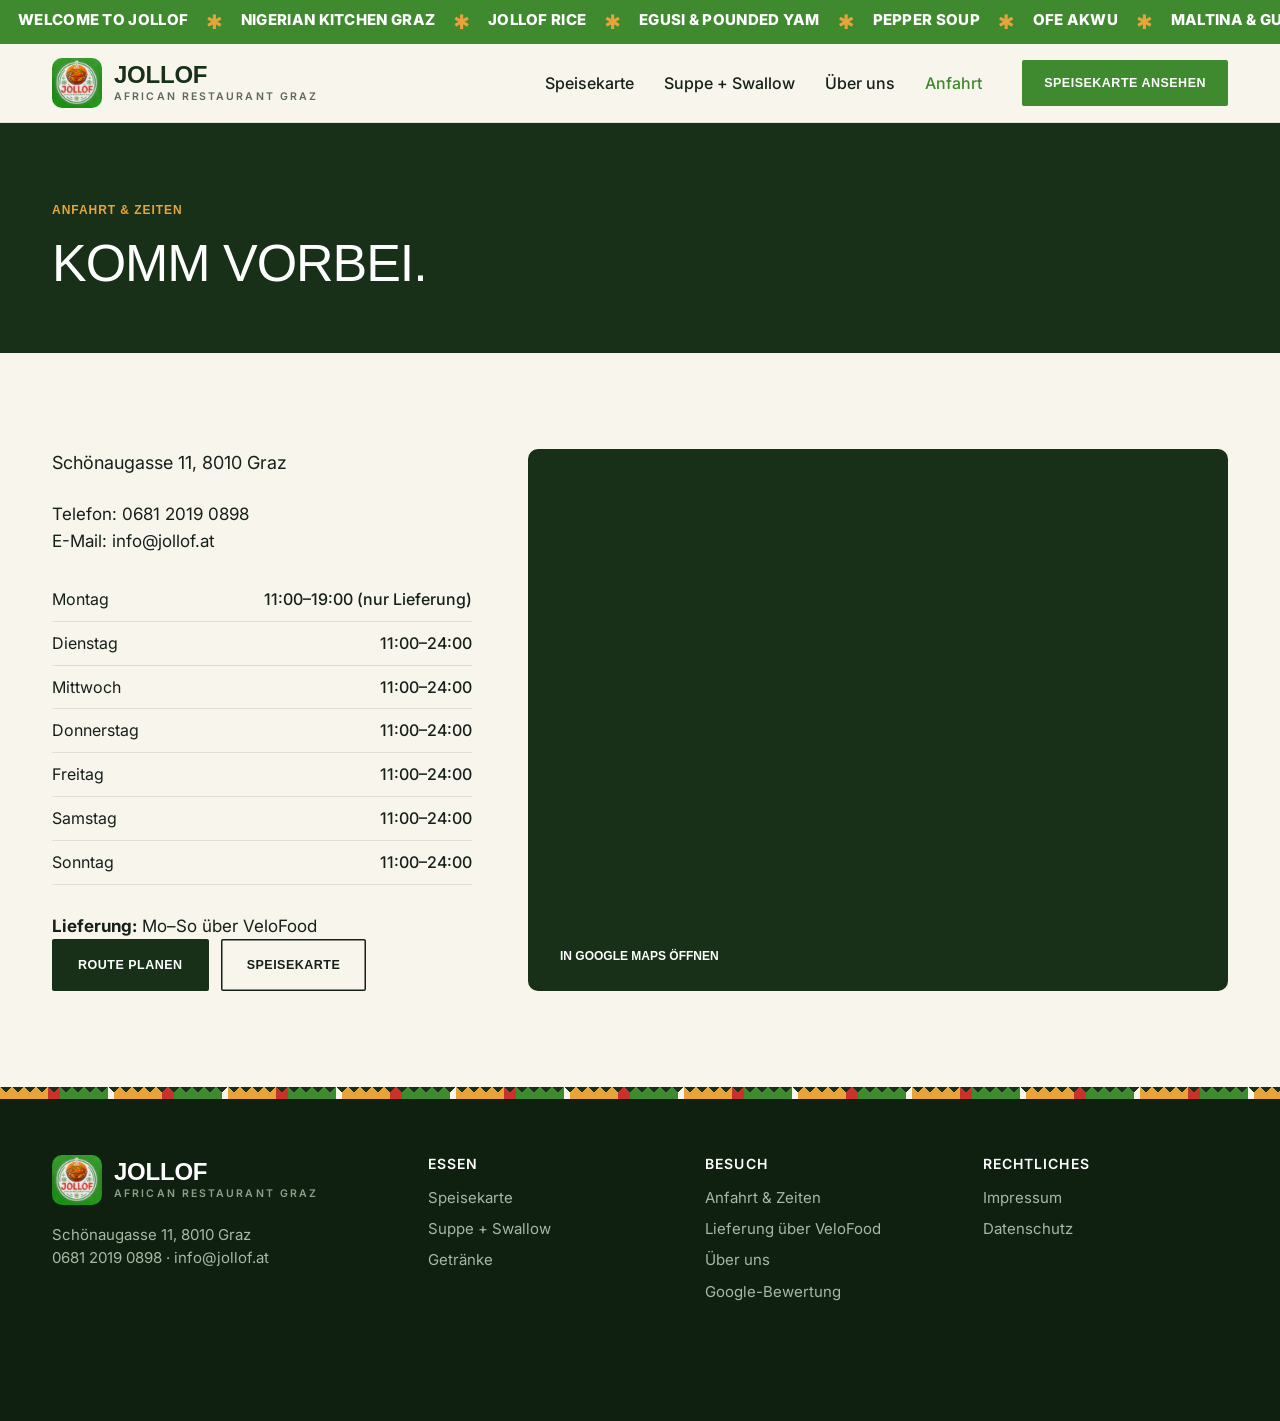
<file: kontakt.html>
<!doctype html>
<html lang="de">
<head>
<meta charset="utf-8">
<meta name="viewport" content="width=device-width, initial-scale=1">
<title>Anfahrt &amp; Öffnungszeiten | JOLLOF Graz</title>
<meta name="description" content="Di–So 11–24 Uhr, Montag nur Lieferung 11–19 Uhr: Schönaugasse 11, 8010 Graz. Telefon 0681 2019 0898 – hier findest du Route und Karte.">
<link rel="canonical" href="https://jollof.at/kontakt.html">

<meta property="og:type" content="website"><meta property="og:locale" content="de_AT"><meta property="og:site_name" content="JOLLOF Graz">
<meta property="og:title" content="Anfahrt &amp; Öffnungszeiten | JOLLOF Graz"><meta property="og:description" content="Di–So 11–24 Uhr, Montag nur Lieferung 11–19 Uhr: Schönaugasse 11, 8010 Graz. Telefon 0681 2019 0898 – hier findest du Route und Karte.">
<meta property="og:url" content="https://jollof.at/kontakt.html"><meta property="og:image" content="https://jollof.at/img/og.jpg">
<meta name="twitter:card" content="summary_large_image">
<link rel="icon" type="image/png" sizes="48x48" href="img/favicon-48.png"><link rel="icon" type="image/png" sizes="96x96" href="img/favicon-96.png"><link rel="apple-touch-icon" href="img/favicon-192.png">
<meta name="theme-color" content="#183018">
<link rel="preconnect" href="https://fonts.googleapis.com"><link rel="preconnect" href="https://fonts.gstatic.com" crossorigin>
<link href="https://fonts.googleapis.com/css2?family=Syncopate:wght@400;700&family=Inter:wght@400;500;600;700;800&display=swap" rel="stylesheet">
<link rel="stylesheet" href="style.css?v=1793721091">
<script type="application/ld+json">{"@context": "https://schema.org", "@type": "Restaurant", "@id": "https://jollof.at/#restaurant", "name": "JOLLOF – African Restaurant Graz", "url": "https://jollof.at/", "logo": "https://jollof.at/img/logo.png", "image": "https://jollof.at/img/og.jpg", "description": "Nigerianisches und afrikanisches Restaurant der Familie Adamu in Graz: Jollof Rice, Egusi mit Pounded Yam, Pepper Soup und mehr.", "servesCuisine": ["Nigerianisch", "Afrikanisch", "Westafrikanisch"], "priceRange": "€", "menu": "https://jollof.at/speisekarte.html", "telephone": "+4368120190898", "email": "info@jollof.at", "hasMap": "https://www.google.com/maps/search/?api=1&query=Sch%C3%B6naugasse+11%2C+8010+Graz", "address": {"@type": "PostalAddress", "streetAddress": "Schönaugasse 11", "postalCode": "8010", "addressLocality": "Graz", "addressRegion": "Steiermark", "addressCountry": "AT"}, "openingHoursSpecification": [{"@type": "OpeningHoursSpecification", "dayOfWeek": ["Tuesday", "Wednesday", "Thursday", "Friday", "Saturday", "Sunday"], "opens": "11:00", "closes": "00:00"}]}</script>
<script type="application/ld+json">{"@context": "https://schema.org", "@type": "WebSite", "name": "JOLLOF Graz", "alternateName": ["JOLLOF", "JOLLOF African Restaurant Graz"], "url": "https://jollof.at/"}</script>
</head>
<body>
<div class="marquee" aria-label="JOLLOF"><div class="mq-track"><span>Welcome to JOLLOF</span><i>✱</i><span>Nigerian Kitchen Graz</span><i>✱</i><span>Jollof Rice</span><i>✱</i><span>Egusi &amp; Pounded Yam</span><i>✱</i><span>Pepper Soup</span><i>✱</i><span>Ofe Akwu</span><i>✱</i><span>Maltina &amp; Gulder</span><i>✱</i><span>African Restaurant Graz</span><i>✱</i><span>Welcome to JOLLOF</span><i>✱</i><span>Nigerian Kitchen Graz</span><i>✱</i><span>Jollof Rice</span><i>✱</i><span>Egusi &amp; Pounded Yam</span><i>✱</i><span>Pepper Soup</span><i>✱</i><span>Ofe Akwu</span><i>✱</i><span>Maltina &amp; Gulder</span><i>✱</i><span>African Restaurant Graz</span><i>✱</i><span>Welcome to JOLLOF</span><i>✱</i><span>Nigerian Kitchen Graz</span><i>✱</i><span>Jollof Rice</span><i>✱</i><span>Egusi &amp; Pounded Yam</span><i>✱</i><span>Pepper Soup</span><i>✱</i><span>Ofe Akwu</span><i>✱</i><span>Maltina &amp; Gulder</span><i>✱</i><span>African Restaurant Graz</span><i>✱</i></div></div>
<header class="site"><div class="wrap">
  <a href="index.html" class="logo"><img src="img/logo.png" alt="JOLLOF Logo" width="50" height="50"><span><b>JOLLOF</b><small>African Restaurant Graz</small></span></a>
  <nav class="main"><a href="speisekarte.html">Speisekarte</a><a href="index.html#teller">Suppe + Swallow</a><a href="ueber-uns.html">Über uns</a><a href="kontakt.html" aria-current=page>Anfahrt</a></nav>
  <div class="hdr-cta"><a class="btn btn-primary" href="speisekarte.html"><span class="hide-m">Speisekarte ansehen</span><span class="show-m">Speisekarte</span></a></div>
</div></header>
<div class="page-head"><div class="wrap"><span class="eyebrow">Anfahrt &amp; Zeiten</span><h1>Komm vorbei.</h1></div></div><section class="visit"><div class="wrap">
<div><p class="addr">Schönaugasse 11, 8010 Graz</p>
<p style="margin-bottom:24px">Telefon: 0681 2019 0898<br>E-Mail: <a href="mailto:info@jollof.at">info@jollof.at</a></p>
<table class="hours"><tr><td>Montag</td><td>11:00–19:00 (nur Lieferung)</td></tr><tr><td>Dienstag</td><td>11:00–24:00</td></tr><tr><td>Mittwoch</td><td>11:00–24:00</td></tr><tr><td>Donnerstag</td><td>11:00–24:00</td></tr><tr><td>Freitag</td><td>11:00–24:00</td></tr><tr><td>Samstag</td><td>11:00–24:00</td></tr><tr><td>Sonntag</td><td>11:00–24:00</td></tr></table>
<p style="margin:14px 0 0"><b>Lieferung:</b> Mo–So über VeloFood</p>
<div class="ctas"><a class="btn btn-dark" href="https://www.google.com/maps/search/?api=1&query=Sch%C3%B6naugasse+11%2C+8010+Graz">Route planen</a><a class="btn btn-line" href="speisekarte.html">Speisekarte</a></div></div>
<div class="map"><iframe title="Karte: JOLLOF, Schönaugasse 11, 8010 Graz" src="https://maps.google.com/maps?q=Sch%C3%B6naugasse%2011%2C%208010%20Graz&z=16&output=embed" loading="lazy" referrerpolicy="no-referrer-when-downgrade"></iframe><a class="map-btn" href="https://www.google.com/maps/search/?api=1&query=Sch%C3%B6naugasse+11%2C+8010+Graz">In Google Maps öffnen</a></div>
</div></section>
<div class="band"></div>
<footer><div class="wrap">
  <div><a class="logo" href="index.html"><img src="img/logo.png" alt="" width="50" height="50"><span><b>JOLLOF</b><small style="color:#8fa08a">African Restaurant Graz</small></span></a>
    <p style="margin-top:18px;max-width:300px">Schönaugasse 11, 8010 Graz<br>0681 2019 0898 · info@jollof.at</p></div>
  <div><h4>Essen</h4><ul><li><a href="speisekarte.html">Speisekarte</a></li><li><a href="index.html#teller">Suppe + Swallow</a></li><li><a href="speisekarte.html#getraenke">Getränke</a></li></ul></div>
  <div><h4>Besuch</h4><ul><li><a href="kontakt.html">Anfahrt &amp; Zeiten</a></li><li>Lieferung über VeloFood</li><li><a href="ueber-uns.html">Über uns</a></li><li><a href="https://g.page/r/CbGrePXeiGG7EBM/review">Google-Bewertung</a></li></ul></div>
  <div><h4>Rechtliches</h4><ul><li><a href="impressum.html">Impressum</a></li><li><a href="datenschutz.html">Datenschutz</a></li></ul></div>
</div></footer>
<nav class="mbar">
  <a href="tel:+4368120190898"><svg viewBox="0 0 24 24" fill="none" stroke="currentColor" stroke-width="2"><path d="M22 16.9v3a2 2 0 0 1-2.2 2 19.8 19.8 0 0 1-8.6-3.1 19.5 19.5 0 0 1-6-6A19.8 19.8 0 0 1 2.1 4.2 2 2 0 0 1 4.1 2h3a2 2 0 0 1 2 1.7c.1.9.4 1.8.7 2.7a2 2 0 0 1-.5 2.1L8 9.8a16 16 0 0 0 6 6l1.3-1.3a2 2 0 0 1 2.1-.4c.9.3 1.8.6 2.7.7a2 2 0 0 1 1.7 2z"/></svg>Anrufen</a>
  <a href="https://www.google.com/maps/search/?api=1&query=Sch%C3%B6naugasse+11%2C+8010+Graz"><svg viewBox="0 0 24 24" fill="none" stroke="currentColor" stroke-width="2"><path d="M12 22s-7-6.2-7-12a7 7 0 0 1 14 0c0 5.8-7 12-7 12z"/><circle cx="12" cy="10" r="2.5"/></svg>Route</a>
  <a class="go" href="speisekarte.html">Speisekarte</a>
</nav>
</body>
</html>
</file>
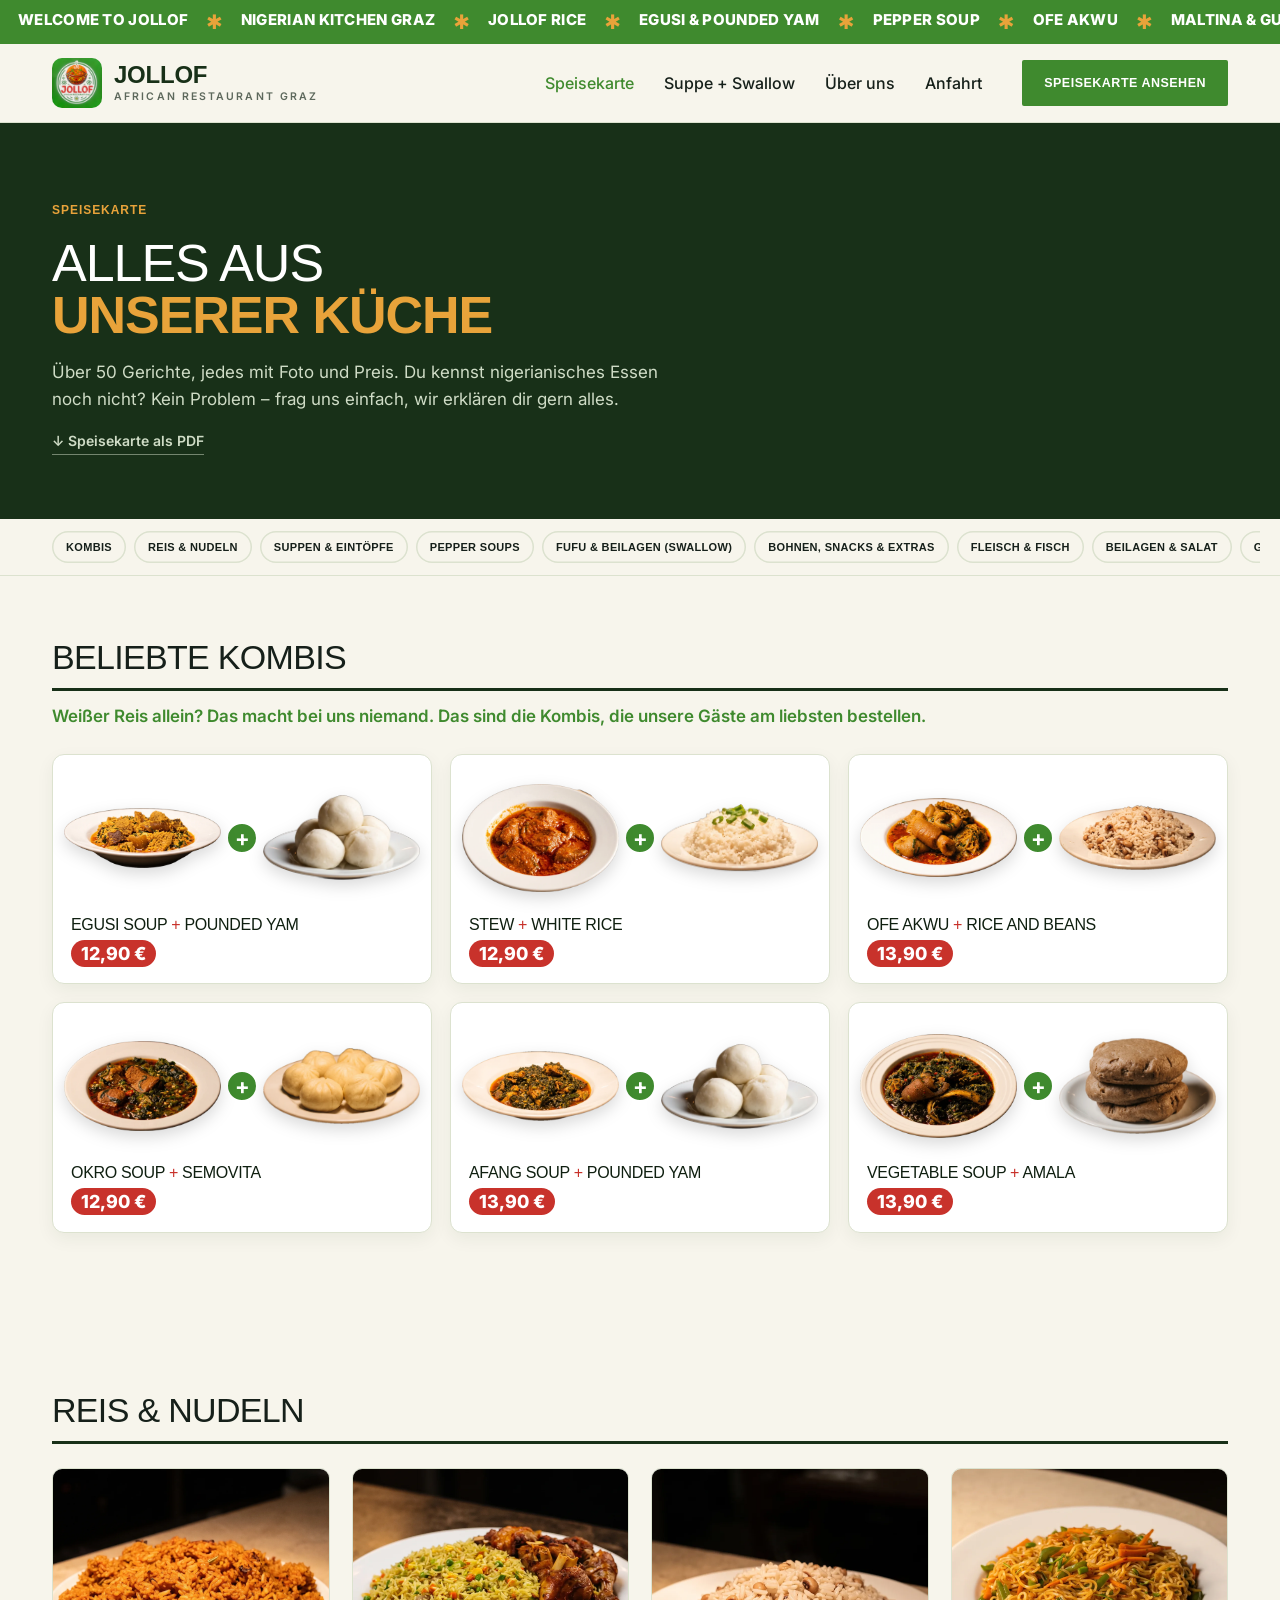
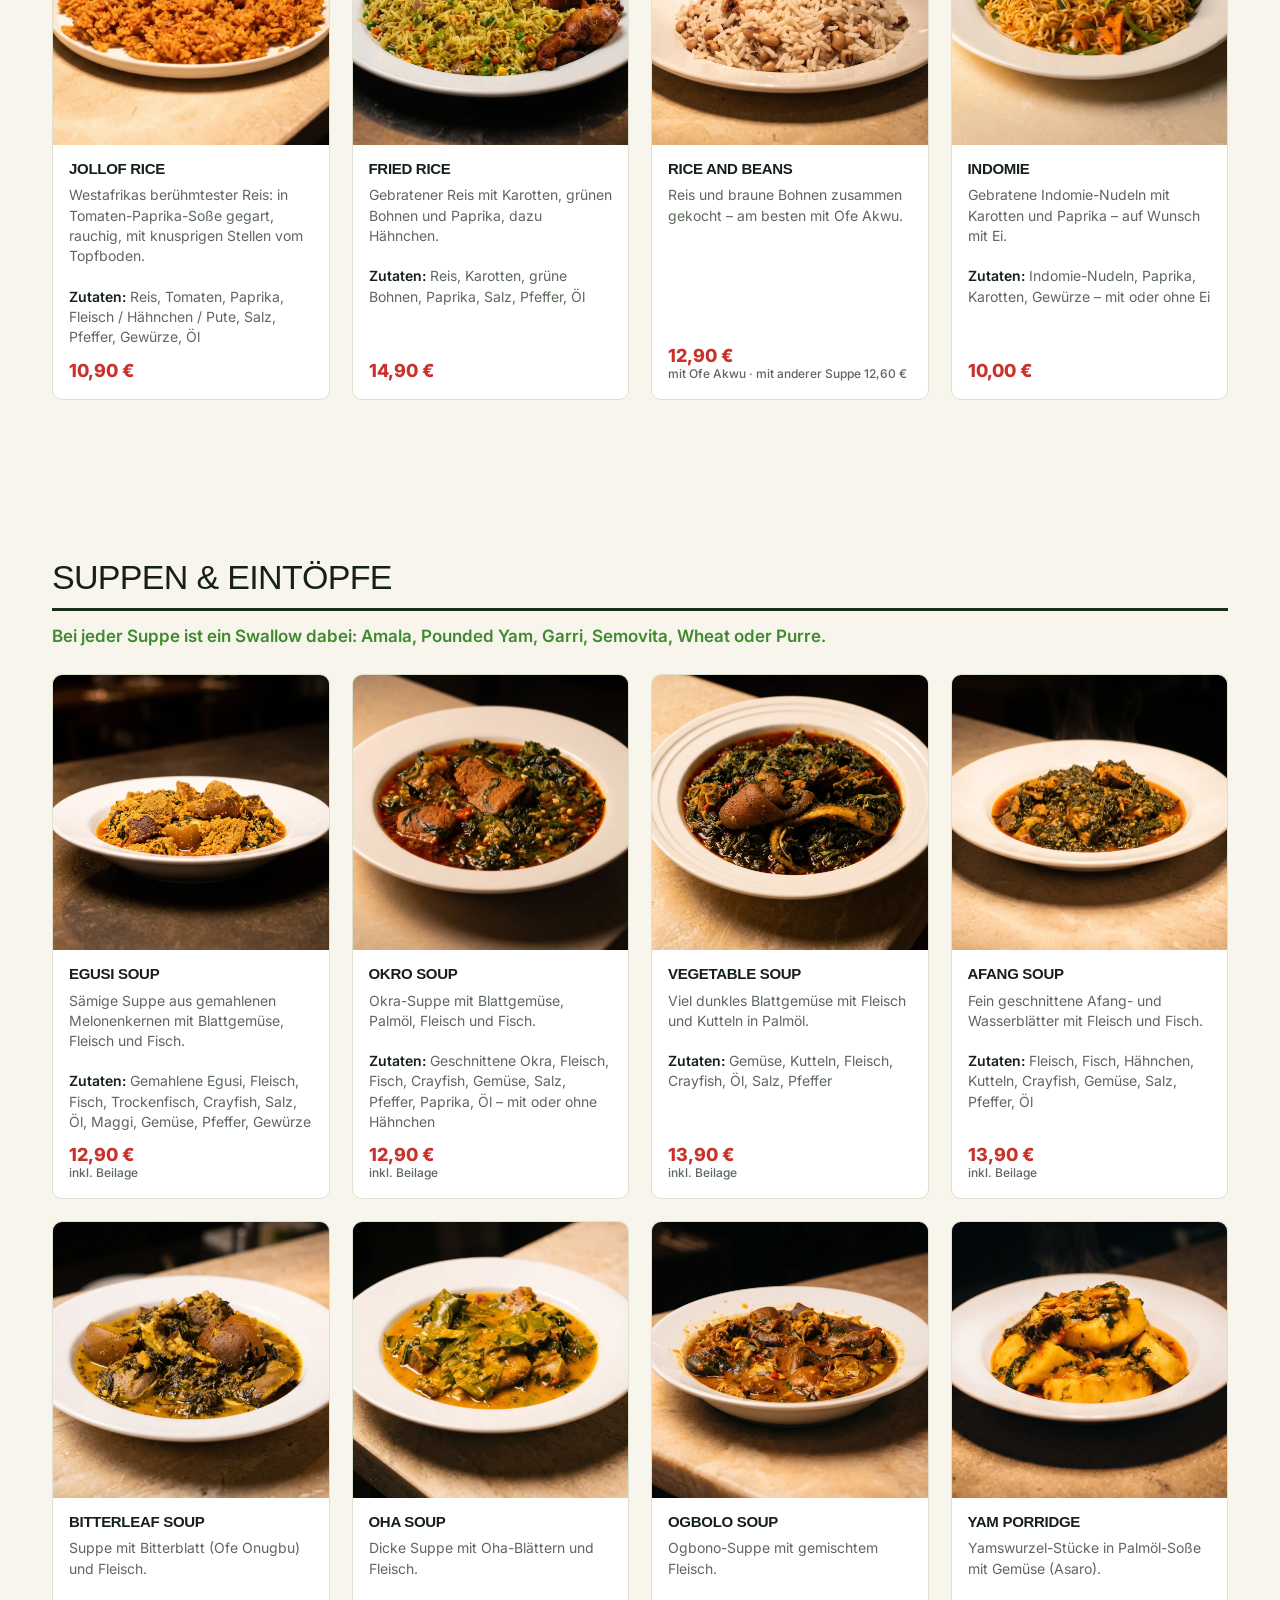
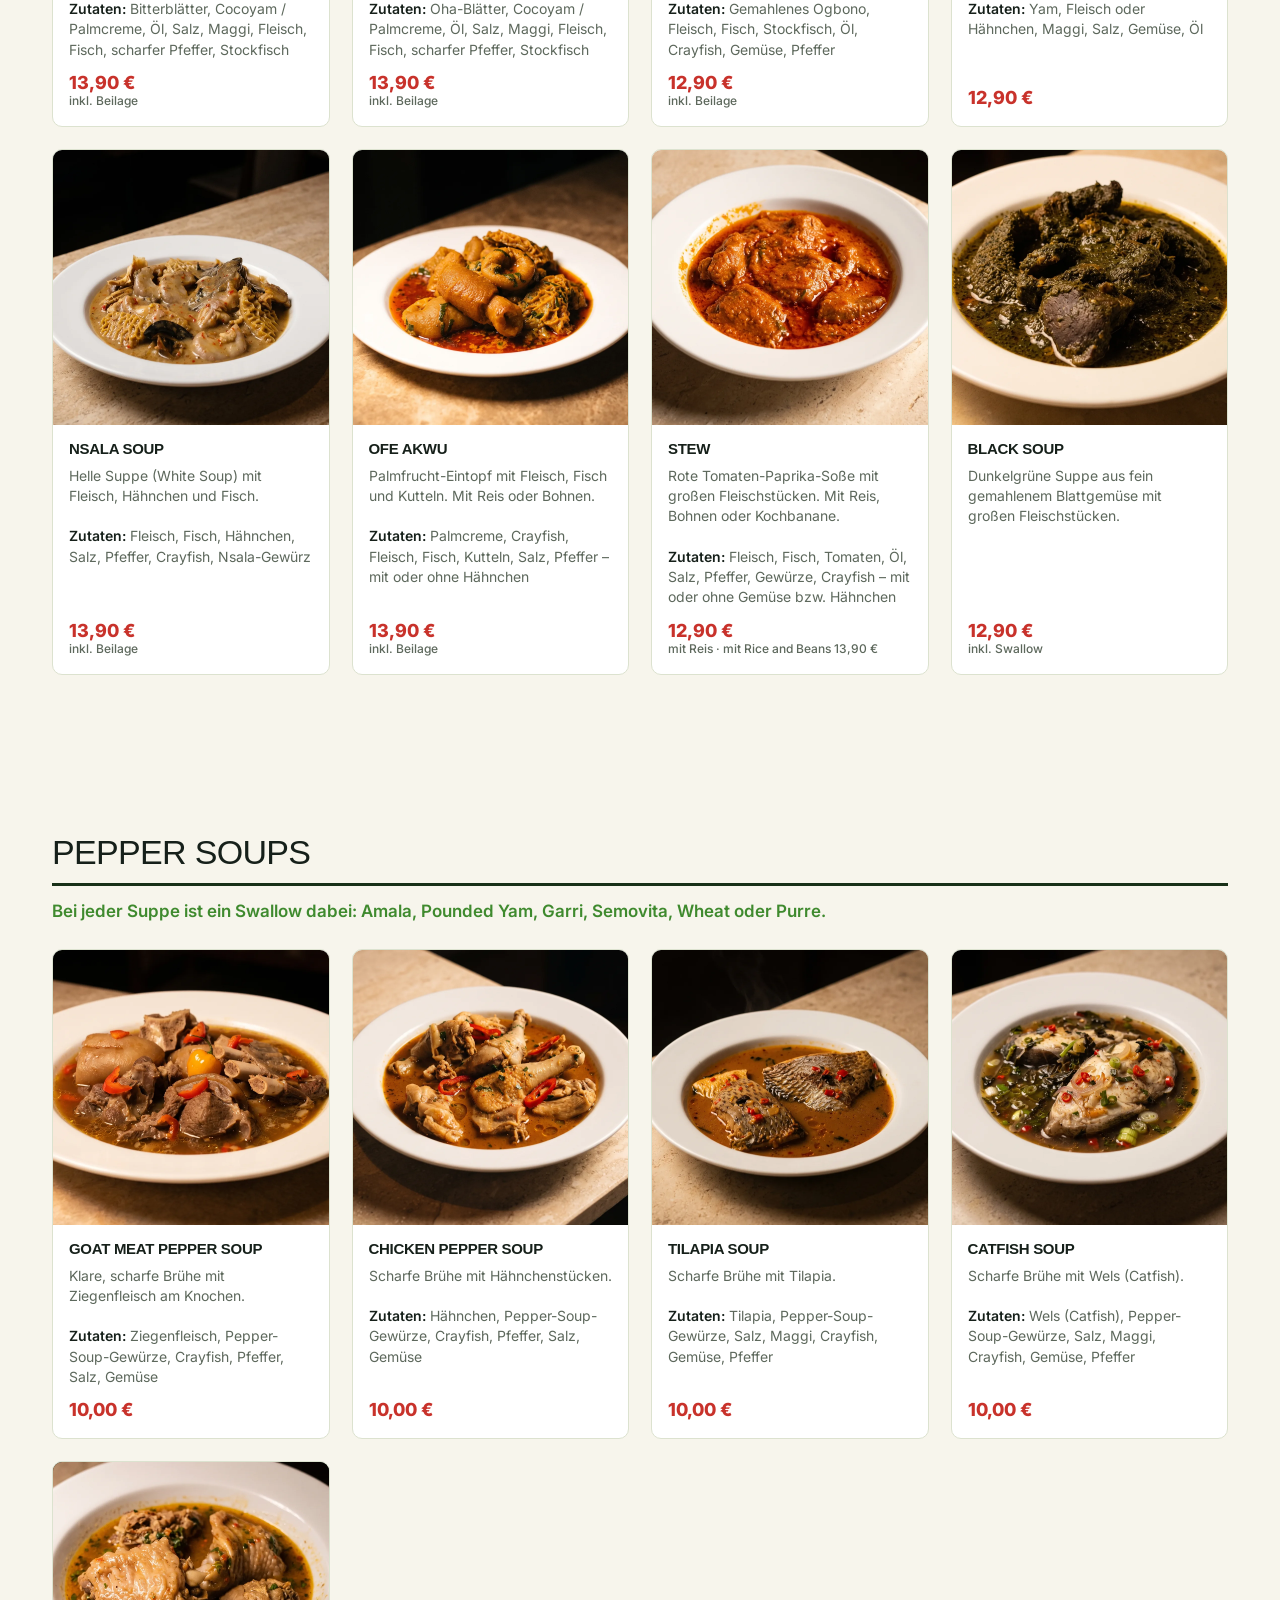
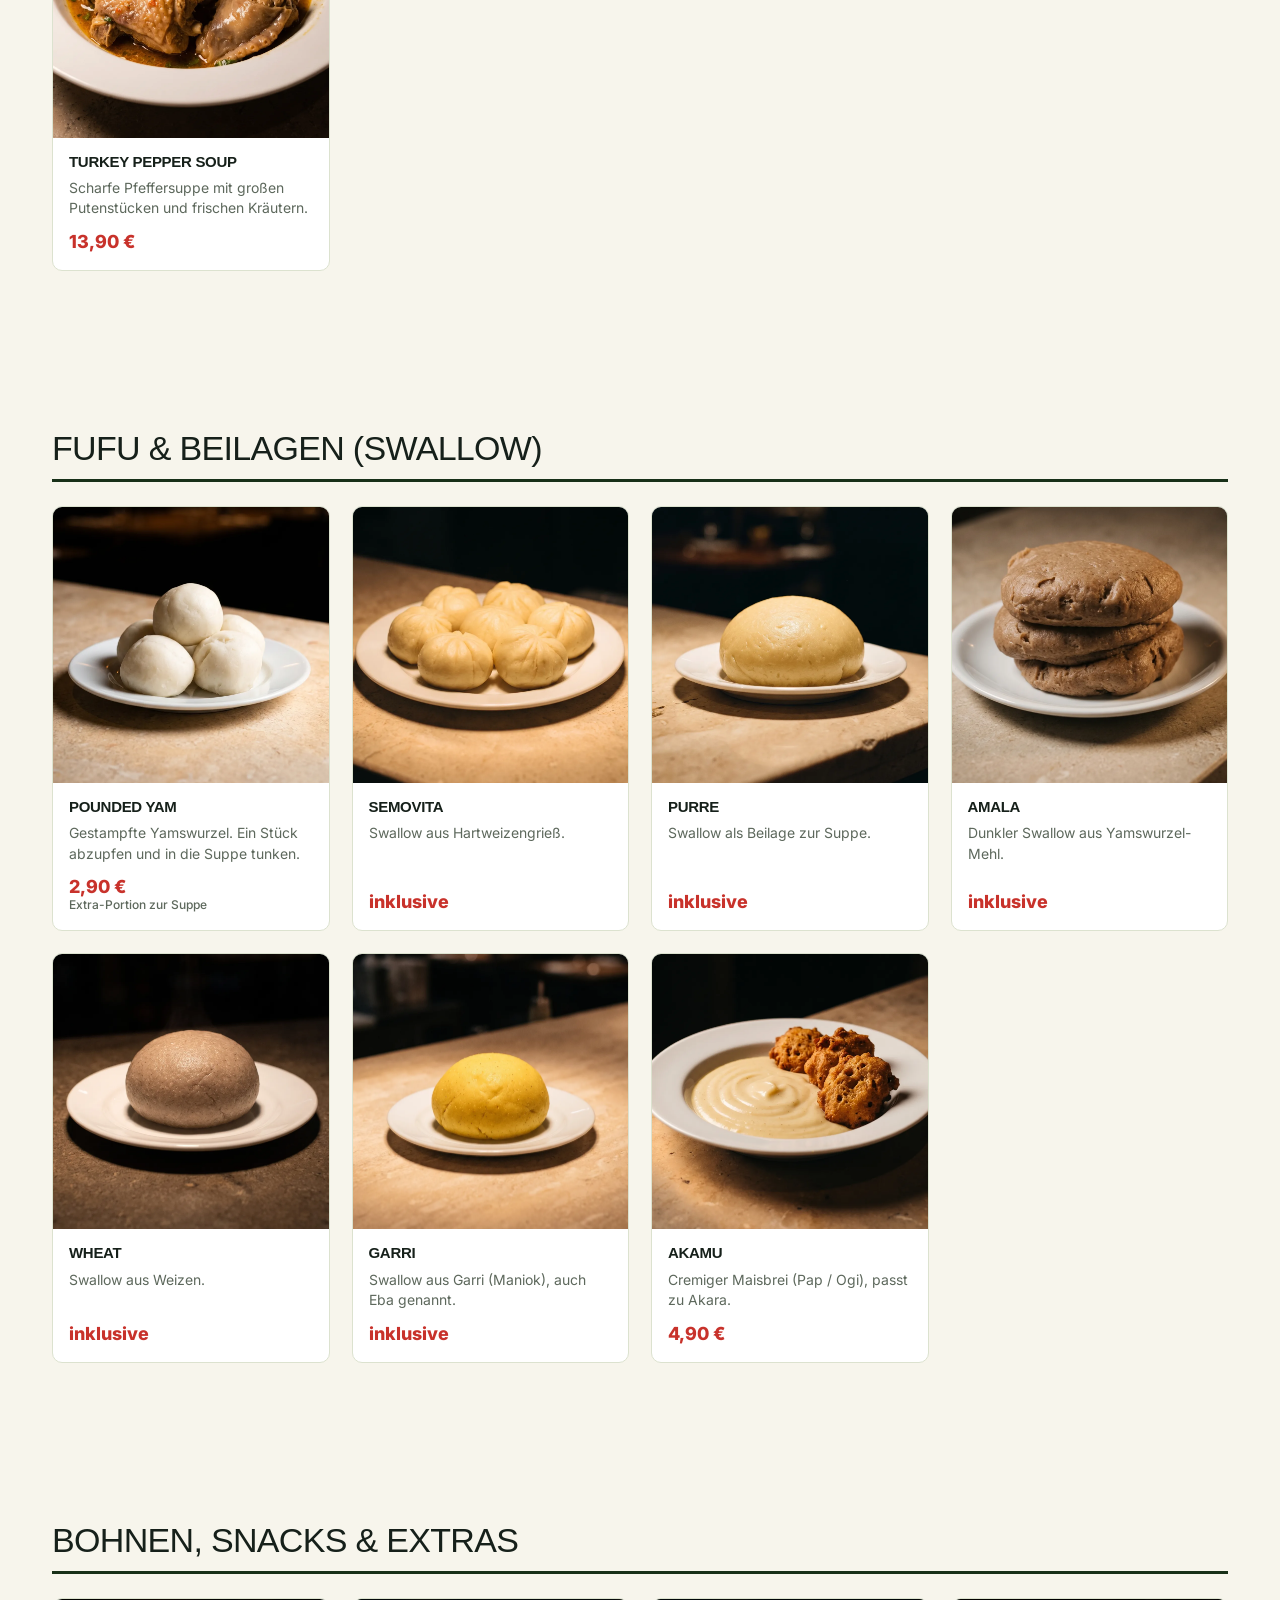
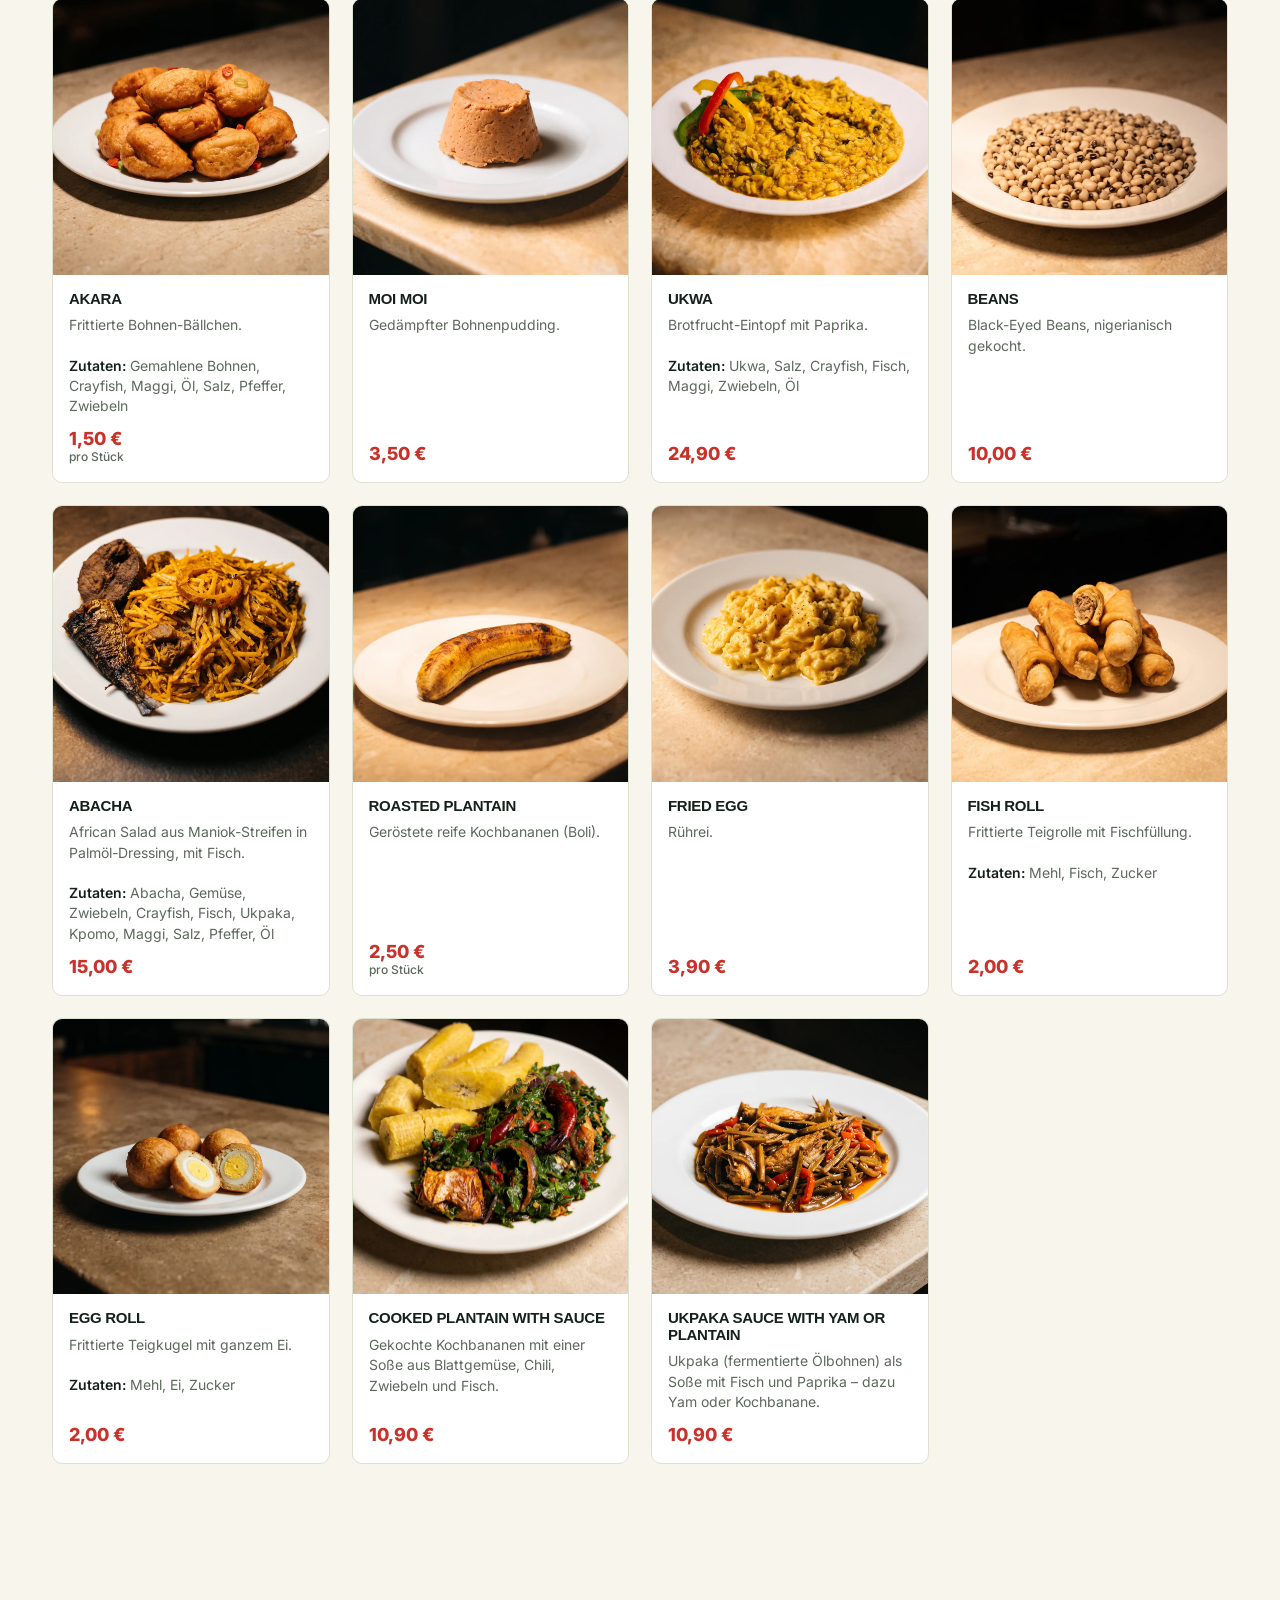
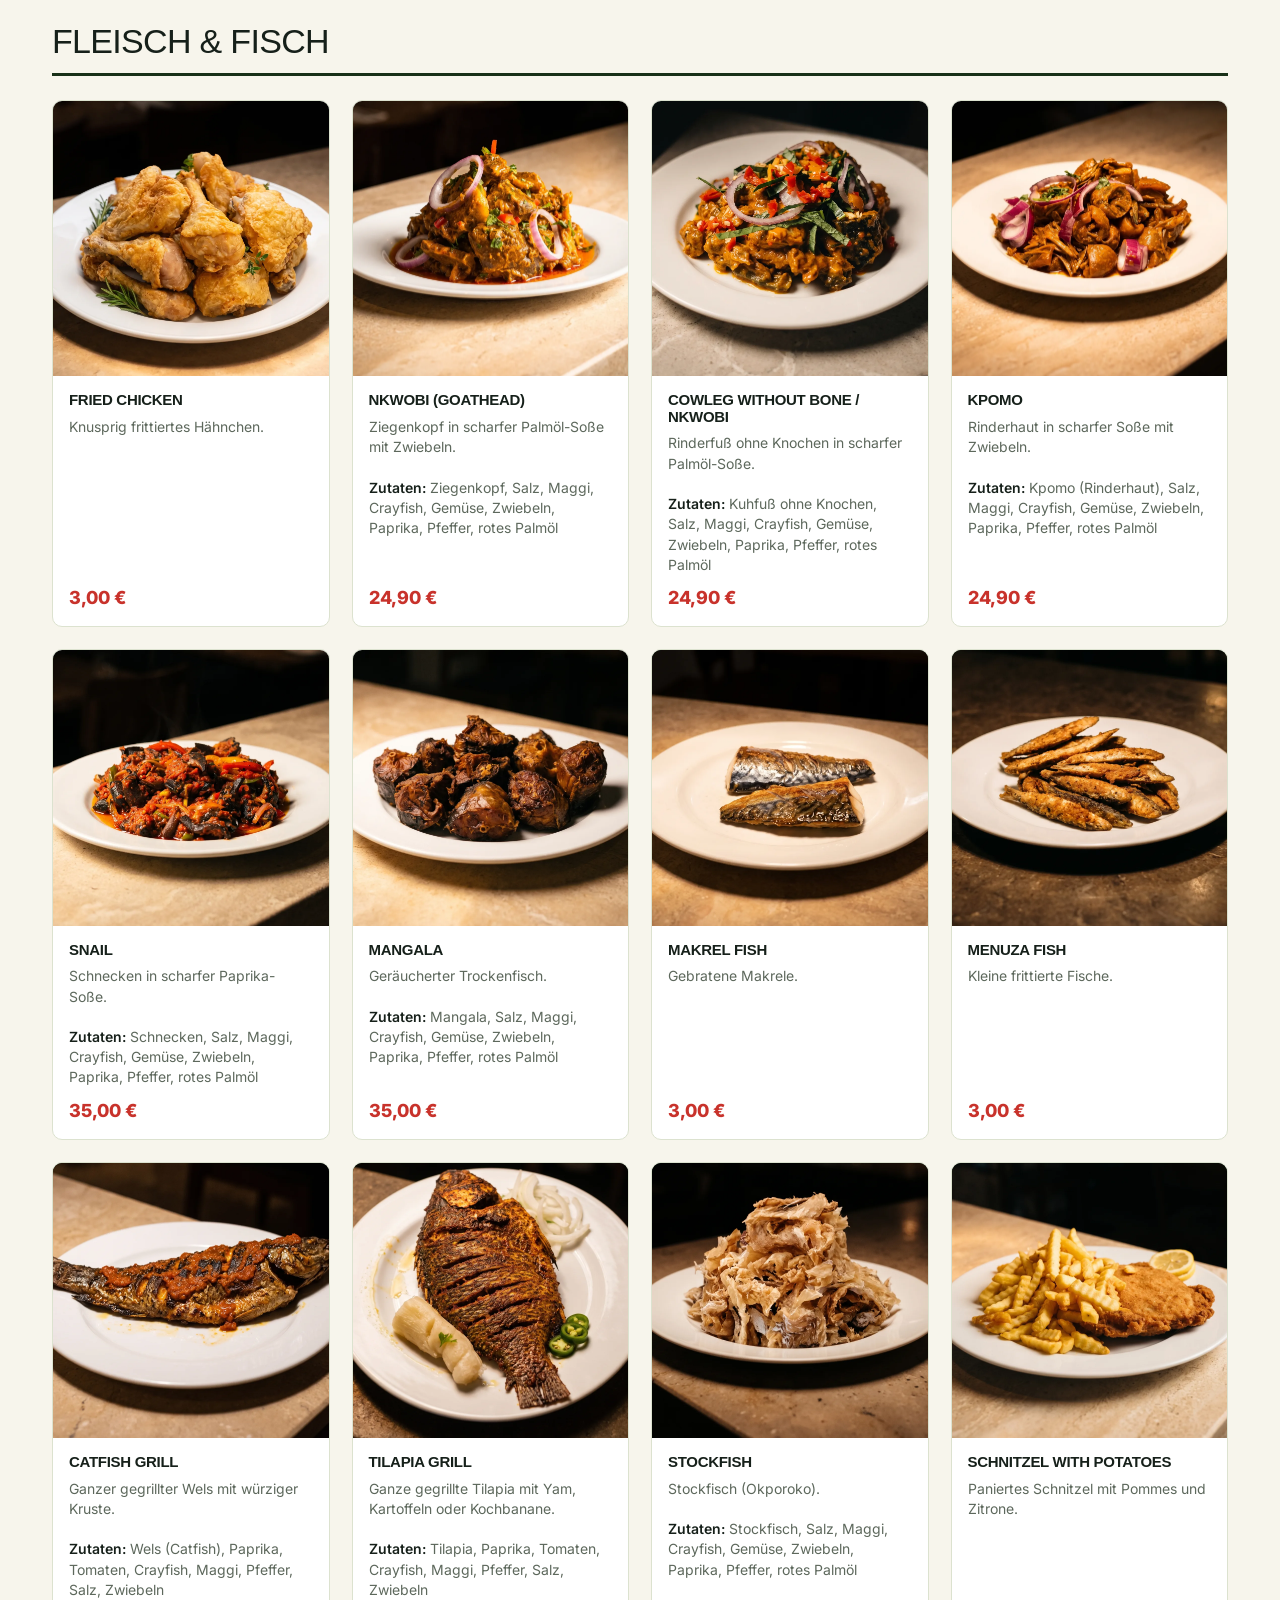
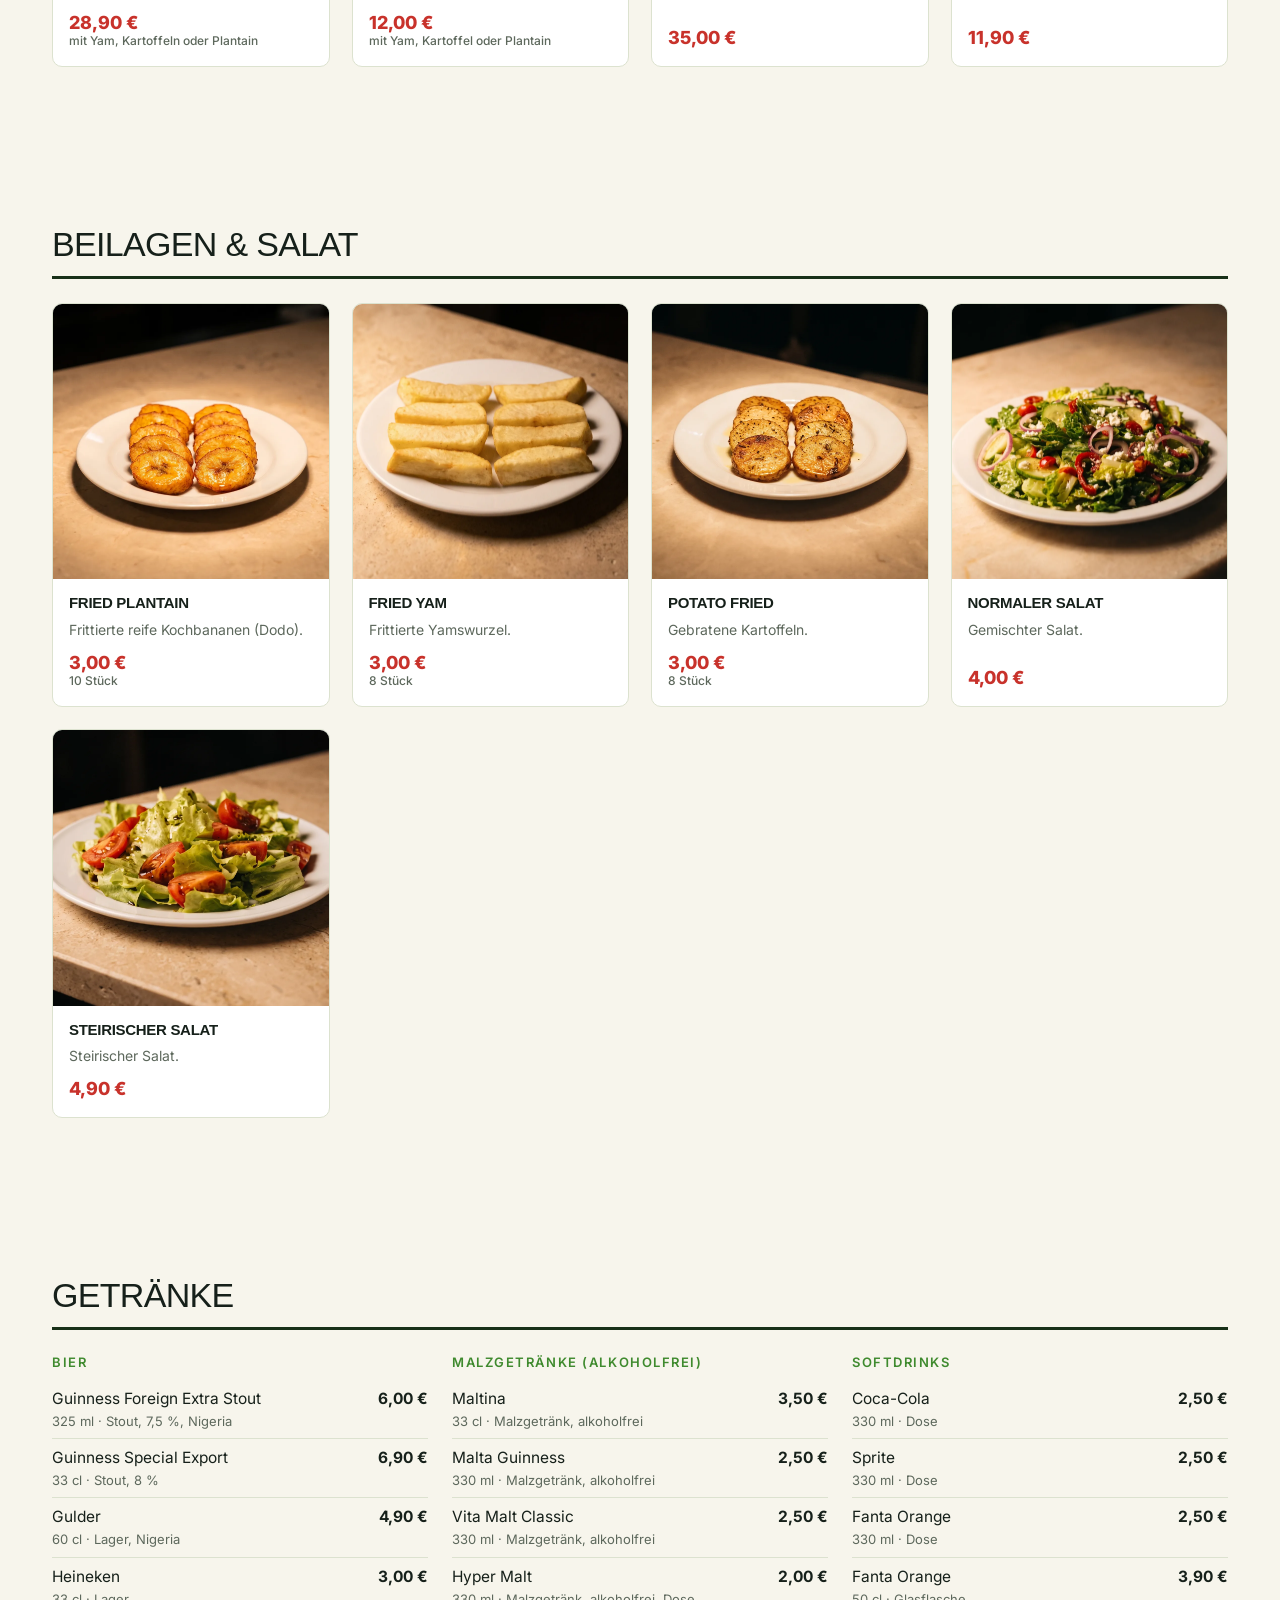
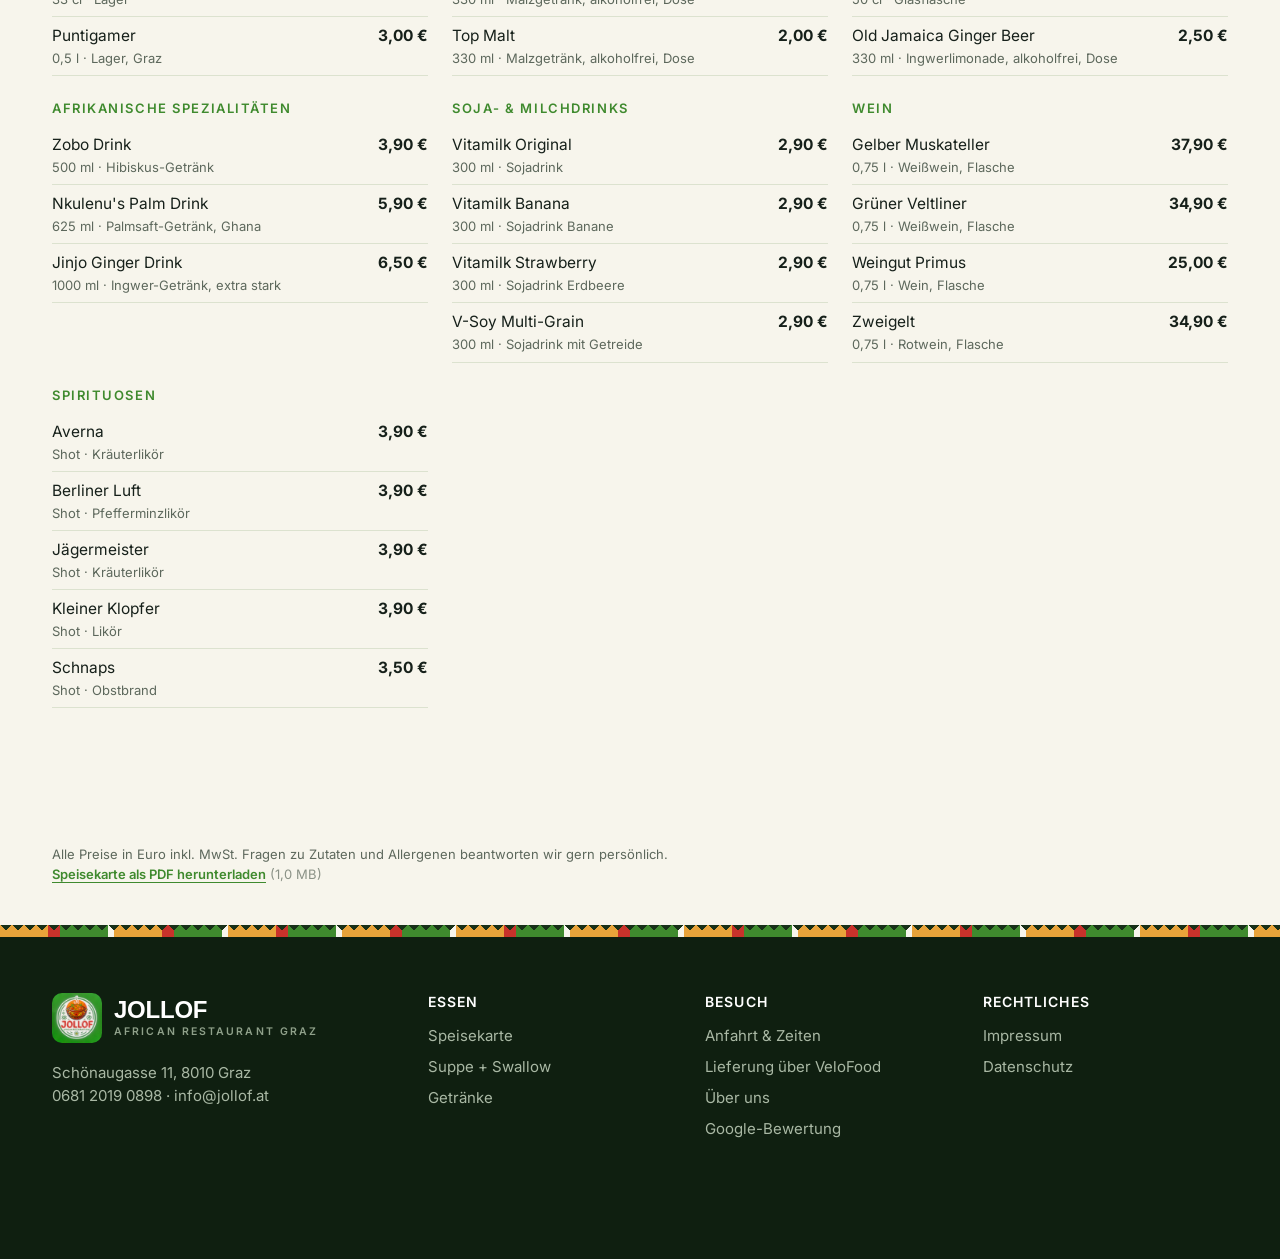
<file: speisekarte.html>
<!doctype html>
<html lang="de">
<head>
<meta charset="utf-8">
<meta name="viewport" content="width=device-width, initial-scale=1">
<title>Speisekarte | JOLLOF Graz</title>
<meta name="description" content="Lust auf Jollof Rice, Egusi oder Pepper Soup? Über 50 nigerianische Gerichte mit Foto und Preis – dazu Swallow, Grillfisch und Getränke aus der Heimat.">
<link rel="canonical" href="https://jollof.at/speisekarte.html">

<meta property="og:type" content="website"><meta property="og:locale" content="de_AT"><meta property="og:site_name" content="JOLLOF Graz">
<meta property="og:title" content="Speisekarte | JOLLOF Graz"><meta property="og:description" content="Lust auf Jollof Rice, Egusi oder Pepper Soup? Über 50 nigerianische Gerichte mit Foto und Preis – dazu Swallow, Grillfisch und Getränke aus der Heimat.">
<meta property="og:url" content="https://jollof.at/speisekarte.html"><meta property="og:image" content="https://jollof.at/img/og.jpg">
<meta name="twitter:card" content="summary_large_image">
<link rel="icon" type="image/png" sizes="48x48" href="img/favicon-48.png"><link rel="icon" type="image/png" sizes="96x96" href="img/favicon-96.png"><link rel="apple-touch-icon" href="img/favicon-192.png">
<meta name="theme-color" content="#183018">
<link rel="preconnect" href="https://fonts.googleapis.com"><link rel="preconnect" href="https://fonts.gstatic.com" crossorigin>
<link href="https://fonts.googleapis.com/css2?family=Syncopate:wght@400;700&family=Inter:wght@400;500;600;700;800&display=swap" rel="stylesheet">
<link rel="stylesheet" href="style.css?v=1793721091">
<script type="application/ld+json">{"@context": "https://schema.org", "@type": "Restaurant", "@id": "https://jollof.at/#restaurant", "name": "JOLLOF – African Restaurant Graz", "url": "https://jollof.at/", "logo": "https://jollof.at/img/logo.png", "image": "https://jollof.at/img/og.jpg", "description": "Nigerianisches und afrikanisches Restaurant der Familie Adamu in Graz: Jollof Rice, Egusi mit Pounded Yam, Pepper Soup und mehr.", "servesCuisine": ["Nigerianisch", "Afrikanisch", "Westafrikanisch"], "priceRange": "€", "menu": "https://jollof.at/speisekarte.html", "telephone": "+4368120190898", "email": "info@jollof.at", "hasMap": "https://www.google.com/maps/search/?api=1&query=Sch%C3%B6naugasse+11%2C+8010+Graz", "address": {"@type": "PostalAddress", "streetAddress": "Schönaugasse 11", "postalCode": "8010", "addressLocality": "Graz", "addressRegion": "Steiermark", "addressCountry": "AT"}, "openingHoursSpecification": [{"@type": "OpeningHoursSpecification", "dayOfWeek": ["Tuesday", "Wednesday", "Thursday", "Friday", "Saturday", "Sunday"], "opens": "11:00", "closes": "00:00"}]}</script>
<script type="application/ld+json">{"@context": "https://schema.org", "@type": "WebSite", "name": "JOLLOF Graz", "alternateName": ["JOLLOF", "JOLLOF African Restaurant Graz"], "url": "https://jollof.at/"}</script>
</head>
<body>
<div class="marquee" aria-label="JOLLOF"><div class="mq-track"><span>Welcome to JOLLOF</span><i>✱</i><span>Nigerian Kitchen Graz</span><i>✱</i><span>Jollof Rice</span><i>✱</i><span>Egusi &amp; Pounded Yam</span><i>✱</i><span>Pepper Soup</span><i>✱</i><span>Ofe Akwu</span><i>✱</i><span>Maltina &amp; Gulder</span><i>✱</i><span>African Restaurant Graz</span><i>✱</i><span>Welcome to JOLLOF</span><i>✱</i><span>Nigerian Kitchen Graz</span><i>✱</i><span>Jollof Rice</span><i>✱</i><span>Egusi &amp; Pounded Yam</span><i>✱</i><span>Pepper Soup</span><i>✱</i><span>Ofe Akwu</span><i>✱</i><span>Maltina &amp; Gulder</span><i>✱</i><span>African Restaurant Graz</span><i>✱</i><span>Welcome to JOLLOF</span><i>✱</i><span>Nigerian Kitchen Graz</span><i>✱</i><span>Jollof Rice</span><i>✱</i><span>Egusi &amp; Pounded Yam</span><i>✱</i><span>Pepper Soup</span><i>✱</i><span>Ofe Akwu</span><i>✱</i><span>Maltina &amp; Gulder</span><i>✱</i><span>African Restaurant Graz</span><i>✱</i></div></div>
<header class="site"><div class="wrap">
  <a href="index.html" class="logo"><img src="img/logo.png" alt="JOLLOF Logo" width="50" height="50"><span><b>JOLLOF</b><small>African Restaurant Graz</small></span></a>
  <nav class="main"><a href="speisekarte.html" aria-current=page>Speisekarte</a><a href="index.html#teller">Suppe + Swallow</a><a href="ueber-uns.html">Über uns</a><a href="kontakt.html">Anfahrt</a></nav>
  <div class="hdr-cta"><a class="btn btn-primary" href="speisekarte.html"><span class="hide-m">Speisekarte ansehen</span><span class="show-m">Speisekarte</span></a></div>
</div></header>
<div class="page-head"><div class="wrap"><span class="eyebrow">Speisekarte</span><h1>Alles aus<br><b>unserer Küche</b></h1>
<p class="ph-lead">Über 50 Gerichte, jedes mit Foto und Preis. Du kennst nigerianisches Essen noch nicht? Kein Problem – frag uns einfach, wir erklären dir gern alles.</p>
<a class="pdf-link" href="JOLLOF-Speisekarte.pdf" download>↓ Speisekarte als PDF</a></div></div>
<nav class="mchips"><div class="wrap"><a href="#kombis">Kombis</a><a href="#k0">Reis &amp; Nudeln</a><a href="#k1">Suppen &amp; Eintöpfe</a><a href="#k2">Pepper Soups</a><a href="#k3">Fufu &amp; Beilagen (Swallow)</a><a href="#k4">Bohnen, Snacks &amp; Extras</a><a href="#k5">Fleisch &amp; Fisch</a><a href="#k6">Beilagen &amp; Salat</a><a href="#getraenke">Getränke</a></div></nav>
<div class="wrap menu-page"><section class="mcat" id="kombis"><h2>Beliebte Kombis</h2><p class="mnote">Weißer Reis allein? Das macht bei uns niemand. Das sind die Kombis, die unsere Gäste am liebsten bestellen.</p><div class="kgrid"><article class="kombi"><div class="kph"><img src="img/cut/egusi-soup.webp" alt=""><span>+</span><img src="img/cut/pounded-yam.webp" alt=""></div>
<h3>Egusi Soup <em>+</em> Pounded Yam</h3><span class="mprice">12,90 €</span></article><article class="kombi"><div class="kph"><img src="img/cut/stew.webp" alt=""><span>+</span><img src="img/cut/white-rice.webp" alt=""></div>
<h3>Stew <em>+</em> White Rice</h3><span class="mprice">12,90 €</span></article><article class="kombi"><div class="kph"><img src="img/cut/ofe-akwu.webp" alt=""><span>+</span><img src="img/cut/rice-and-beans.webp" alt=""></div>
<h3>Ofe Akwu <em>+</em> Rice and Beans</h3><span class="mprice">13,90 €</span></article><article class="kombi"><div class="kph"><img src="img/cut/okro-soup.webp" alt=""><span>+</span><img src="img/cut/semovita.webp" alt=""></div>
<h3>Okro Soup <em>+</em> Semovita</h3><span class="mprice">12,90 €</span></article><article class="kombi"><div class="kph"><img src="img/cut/afang-soup.webp" alt=""><span>+</span><img src="img/cut/pounded-yam.webp" alt=""></div>
<h3>Afang Soup <em>+</em> Pounded Yam</h3><span class="mprice">13,90 €</span></article><article class="kombi"><div class="kph"><img src="img/cut/vegetable-soup.webp" alt=""><span>+</span><img src="img/cut/amala.webp" alt=""></div>
<h3>Vegetable Soup <em>+</em> Amala</h3><span class="mprice">13,90 €</span></article></div></section><section class="mcat" id="k0"><h2>Reis &amp; Nudeln</h2><div class="mgrid"><article class="mdish" id="g1"><div class="mph"><img src="img/jollof-rice.webp" alt="Jollof Rice" loading="lazy"></div>
<div class="mbody"><h3>Jollof Rice</h3><p>Westafrikas berühmtester Reis: in Tomaten-Paprika-Soße gegart, rauchig, mit knusprigen Stellen vom Topfboden.</p><p class="mzut"><b>Zutaten:</b> Reis, Tomaten, Paprika, Fleisch / Hähnchen / Pute, Salz, Pfeffer, Gewürze, Öl</p><span class="mprice">10,90 €</span></div></article><article class="mdish" id="g2"><div class="mph"><img src="img/fried-rice.webp" alt="Fried Rice" loading="lazy"></div>
<div class="mbody"><h3>Fried Rice</h3><p>Gebratener Reis mit Karotten, grünen Bohnen und Paprika, dazu Hähnchen.</p><p class="mzut"><b>Zutaten:</b> Reis, Karotten, grüne Bohnen, Paprika, Salz, Pfeffer, Öl</p><span class="mprice">14,90 €</span></div></article><article class="mdish" id="g4"><div class="mph"><img src="img/rice-and-beans.webp" alt="Rice and Beans" loading="lazy"></div>
<div class="mbody"><h3>Rice and Beans</h3><p>Reis und braune Bohnen zusammen gekocht – am besten mit Ofe Akwu.</p><span class="mprice">12,90 €<small>mit Ofe Akwu · mit anderer Suppe 12,60 €</small></span></div></article><article class="mdish" id="g5"><div class="mph"><img src="img/indomie.webp" alt="Indomie" loading="lazy"></div>
<div class="mbody"><h3>Indomie</h3><p>Gebratene Indomie-Nudeln mit Karotten und Paprika – auf Wunsch mit Ei.</p><p class="mzut"><b>Zutaten:</b> Indomie-Nudeln, Paprika, Karotten, Gewürze – mit oder ohne Ei</p><span class="mprice">10,00 €</span></div></article></div></section><section class="mcat" id="k1"><h2>Suppen &amp; Eintöpfe</h2><p class="mnote">Bei jeder Suppe ist ein Swallow dabei: Amala, Pounded Yam, Garri, Semovita, Wheat oder Purre.</p><div class="mgrid"><article class="mdish" id="g6"><div class="mph"><img src="img/egusi-soup.webp" alt="Egusi Soup" loading="lazy"></div>
<div class="mbody"><h3>Egusi Soup</h3><p>Sämige Suppe aus gemahlenen Melonenkernen mit Blattgemüse, Fleisch und Fisch.</p><p class="mzut"><b>Zutaten:</b> Gemahlene Egusi, Fleisch, Fisch, Trockenfisch, Crayfish, Salz, Öl, Maggi, Gemüse, Pfeffer, Gewürze</p><span class="mprice">12,90 €<small>inkl. Beilage</small></span></div></article><article class="mdish" id="g7"><div class="mph"><img src="img/okro-soup.webp" alt="Okro Soup" loading="lazy"></div>
<div class="mbody"><h3>Okro Soup</h3><p>Okra-Suppe mit Blattgemüse, Palmöl, Fleisch und Fisch.</p><p class="mzut"><b>Zutaten:</b> Geschnittene Okra, Fleisch, Fisch, Crayfish, Gemüse, Salz, Pfeffer, Paprika, Öl – mit oder ohne Hähnchen</p><span class="mprice">12,90 €<small>inkl. Beilage</small></span></div></article><article class="mdish" id="g8"><div class="mph"><img src="img/vegetable-soup.webp" alt="Vegetable Soup" loading="lazy"></div>
<div class="mbody"><h3>Vegetable Soup</h3><p>Viel dunkles Blattgemüse mit Fleisch und Kutteln in Palmöl.</p><p class="mzut"><b>Zutaten:</b> Gemüse, Kutteln, Fleisch, Crayfish, Öl, Salz, Pfeffer</p><span class="mprice">13,90 €<small>inkl. Beilage</small></span></div></article><article class="mdish" id="g9"><div class="mph"><img src="img/afang-soup.webp" alt="Afang Soup" loading="lazy"></div>
<div class="mbody"><h3>Afang Soup</h3><p>Fein geschnittene Afang- und Wasserblätter mit Fleisch und Fisch.</p><p class="mzut"><b>Zutaten:</b> Fleisch, Fisch, Hähnchen, Kutteln, Crayfish, Gemüse, Salz, Pfeffer, Öl</p><span class="mprice">13,90 €<small>inkl. Beilage</small></span></div></article><article class="mdish" id="g10"><div class="mph"><img src="img/bitterleaf-soup.webp" alt="Bitterleaf Soup" loading="lazy"></div>
<div class="mbody"><h3>Bitterleaf Soup</h3><p>Suppe mit Bitterblatt (Ofe Onugbu) und Fleisch.</p><p class="mzut"><b>Zutaten:</b> Bitterblätter, Cocoyam / Palmcreme, Öl, Salz, Maggi, Fleisch, Fisch, scharfer Pfeffer, Stockfisch</p><span class="mprice">13,90 €<small>inkl. Beilage</small></span></div></article><article class="mdish" id="g11"><div class="mph"><img src="img/oha-soup.webp" alt="Oha Soup" loading="lazy"></div>
<div class="mbody"><h3>Oha Soup</h3><p>Dicke Suppe mit Oha-Blättern und Fleisch.</p><p class="mzut"><b>Zutaten:</b> Oha-Blätter, Cocoyam / Palmcreme, Öl, Salz, Maggi, Fleisch, Fisch, scharfer Pfeffer, Stockfisch</p><span class="mprice">13,90 €<small>inkl. Beilage</small></span></div></article><article class="mdish" id="g12"><div class="mph"><img src="img/ogbolo-soup.webp" alt="Ogbolo Soup" loading="lazy"></div>
<div class="mbody"><h3>Ogbolo Soup</h3><p>Ogbono-Suppe mit gemischtem Fleisch.</p><p class="mzut"><b>Zutaten:</b> Gemahlenes Ogbono, Fleisch, Fisch, Stockfisch, Öl, Crayfish, Gemüse, Pfeffer</p><span class="mprice">12,90 €<small>inkl. Beilage</small></span></div></article><article class="mdish" id="g13"><div class="mph"><img src="img/yam-porridge.webp" alt="Yam Porridge" loading="lazy"></div>
<div class="mbody"><h3>Yam Porridge</h3><p>Yamswurzel-Stücke in Palmöl-Soße mit Gemüse (Asaro).</p><p class="mzut"><b>Zutaten:</b> Yam, Fleisch oder Hähnchen, Maggi, Salz, Gemüse, Öl</p><span class="mprice">12,90 €</span></div></article><article class="mdish" id="g14"><div class="mph"><img src="img/nsala-soup.webp" alt="Nsala Soup" loading="lazy"></div>
<div class="mbody"><h3>Nsala Soup</h3><p>Helle Suppe (White Soup) mit Fleisch, Hähnchen und Fisch.</p><p class="mzut"><b>Zutaten:</b> Fleisch, Fisch, Hähnchen, Salz, Pfeffer, Crayfish, Nsala-Gewürz</p><span class="mprice">13,90 €<small>inkl. Beilage</small></span></div></article><article class="mdish" id="g15"><div class="mph"><img src="img/ofe-akwu.webp" alt="Ofe Akwu" loading="lazy"></div>
<div class="mbody"><h3>Ofe Akwu</h3><p>Palmfrucht-Eintopf mit Fleisch, Fisch und Kutteln. Mit Reis oder Bohnen.</p><p class="mzut"><b>Zutaten:</b> Palmcreme, Crayfish, Fleisch, Fisch, Kutteln, Salz, Pfeffer – mit oder ohne Hähnchen</p><span class="mprice">13,90 €<small>inkl. Beilage</small></span></div></article><article class="mdish" id="g16"><div class="mph"><img src="img/stew.webp" alt="Stew" loading="lazy"></div>
<div class="mbody"><h3>Stew</h3><p>Rote Tomaten-Paprika-Soße mit großen Fleischstücken. Mit Reis, Bohnen oder Kochbanane.</p><p class="mzut"><b>Zutaten:</b> Fleisch, Fisch, Tomaten, Öl, Salz, Pfeffer, Gewürze, Crayfish – mit oder ohne Gemüse bzw. Hähnchen</p><span class="mprice">12,90 €<small>mit Reis · mit Rice and Beans 13,90 €</small></span></div></article><article class="mdish" id="g82"><div class="mph"><img src="img/black-soup.webp" alt="Black Soup" loading="lazy"></div>
<div class="mbody"><h3>Black Soup</h3><p>Dunkelgrüne Suppe aus fein gemahlenem Blattgemüse mit großen Fleischstücken.</p><span class="mprice">12,90 €<small>inkl. Swallow</small></span></div></article></div></section><section class="mcat" id="k2"><h2>Pepper Soups</h2><p class="mnote">Bei jeder Suppe ist ein Swallow dabei: Amala, Pounded Yam, Garri, Semovita, Wheat oder Purre.</p><div class="mgrid"><article class="mdish" id="g17"><div class="mph"><img src="img/goat-meat-pepper-soup.webp" alt="Goat Meat Pepper Soup" loading="lazy"></div>
<div class="mbody"><h3>Goat Meat Pepper Soup</h3><p>Klare, scharfe Brühe mit Ziegenfleisch am Knochen.</p><p class="mzut"><b>Zutaten:</b> Ziegenfleisch, Pepper-Soup-Gewürze, Crayfish, Pfeffer, Salz, Gemüse</p><span class="mprice">10,00 €</span></div></article><article class="mdish" id="g18"><div class="mph"><img src="img/chicken-pepper-soup.webp" alt="Chicken Pepper Soup" loading="lazy"></div>
<div class="mbody"><h3>Chicken Pepper Soup</h3><p>Scharfe Brühe mit Hähnchenstücken.</p><p class="mzut"><b>Zutaten:</b> Hähnchen, Pepper-Soup-Gewürze, Crayfish, Pfeffer, Salz, Gemüse</p><span class="mprice">10,00 €</span></div></article><article class="mdish" id="g19"><div class="mph"><img src="img/tilapia-soup.webp" alt="Tilapia Soup" loading="lazy"></div>
<div class="mbody"><h3>Tilapia Soup</h3><p>Scharfe Brühe mit Tilapia.</p><p class="mzut"><b>Zutaten:</b> Tilapia, Pepper-Soup-Gewürze, Salz, Maggi, Crayfish, Gemüse, Pfeffer</p><span class="mprice">10,00 €</span></div></article><article class="mdish" id="g20"><div class="mph"><img src="img/catfish-soup.webp" alt="Catfish Soup" loading="lazy"></div>
<div class="mbody"><h3>Catfish Soup</h3><p>Scharfe Brühe mit Wels (Catfish).</p><p class="mzut"><b>Zutaten:</b> Wels (Catfish), Pepper-Soup-Gewürze, Salz, Maggi, Crayfish, Gemüse, Pfeffer</p><span class="mprice">10,00 €</span></div></article><article class="mdish" id="g78"><div class="mph"><img src="img/turkey-pepper-soup.webp" alt="Turkey Pepper Soup" loading="lazy"></div>
<div class="mbody"><h3>Turkey Pepper Soup</h3><p>Scharfe Pfeffersuppe mit großen Putenstücken und frischen Kräutern.</p><span class="mprice">13,90 €</span></div></article></div></section><section class="mcat" id="k3"><h2>Fufu &amp; Beilagen (Swallow)</h2><div class="mgrid"><article class="mdish" id="g22"><div class="mph"><img src="img/pounded-yam.webp" alt="Pounded Yam" loading="lazy"></div>
<div class="mbody"><h3>Pounded Yam</h3><p>Gestampfte Yamswurzel. Ein Stück abzupfen und in die Suppe tunken.</p><span class="mprice">2,90 €<small>Extra-Portion zur Suppe</small></span></div></article><article class="mdish" id="g23"><div class="mph"><img src="img/semovita.webp" alt="Semovita" loading="lazy"></div>
<div class="mbody"><h3>Semovita</h3><p>Swallow aus Hartweizengrieß.</p><span class="mprice">inklusive</span></div></article><article class="mdish" id="g24"><div class="mph"><img src="img/purre.webp" alt="Purre" loading="lazy"></div>
<div class="mbody"><h3>Purre</h3><p>Swallow als Beilage zur Suppe.</p><span class="mprice">inklusive</span></div></article><article class="mdish" id="g25"><div class="mph"><img src="img/amala.webp" alt="Amala" loading="lazy"></div>
<div class="mbody"><h3>Amala</h3><p>Dunkler Swallow aus Yamswurzel-Mehl.</p><span class="mprice">inklusive</span></div></article><article class="mdish" id="g26"><div class="mph"><img src="img/wheat.webp" alt="Wheat" loading="lazy"></div>
<div class="mbody"><h3>Wheat</h3><p>Swallow aus Weizen.</p><span class="mprice">inklusive</span></div></article><article class="mdish" id="g28"><div class="mph"><img src="img/garri.webp" alt="Garri" loading="lazy"></div>
<div class="mbody"><h3>Garri</h3><p>Swallow aus Garri (Maniok), auch Eba genannt.</p><span class="mprice">inklusive</span></div></article><article class="mdish" id="g29"><div class="mph"><img src="img/akamu.webp" alt="Akamu" loading="lazy"></div>
<div class="mbody"><h3>Akamu</h3><p>Cremiger Maisbrei (Pap / Ogi), passt zu Akara.</p><span class="mprice">4,90 €</span></div></article></div></section><section class="mcat" id="k4"><h2>Bohnen, Snacks &amp; Extras</h2><div class="mgrid"><article class="mdish" id="g30"><div class="mph"><img src="img/akara.webp" alt="Akara" loading="lazy"></div>
<div class="mbody"><h3>Akara</h3><p>Frittierte Bohnen-Bällchen.</p><p class="mzut"><b>Zutaten:</b> Gemahlene Bohnen, Crayfish, Maggi, Öl, Salz, Pfeffer, Zwiebeln</p><span class="mprice">1,50 €<small>pro Stück</small></span></div></article><article class="mdish" id="g31"><div class="mph"><img src="img/moi-moi.webp" alt="Moi Moi" loading="lazy"></div>
<div class="mbody"><h3>Moi Moi</h3><p>Gedämpfter Bohnenpudding.</p><span class="mprice">3,50 €</span></div></article><article class="mdish" id="g32"><div class="mph"><img src="img/ukwa.webp" alt="Ukwa" loading="lazy"></div>
<div class="mbody"><h3>Ukwa</h3><p>Brotfrucht-Eintopf mit Paprika.</p><p class="mzut"><b>Zutaten:</b> Ukwa, Salz, Crayfish, Fisch, Maggi, Zwiebeln, Öl</p><span class="mprice">24,90 €</span></div></article><article class="mdish" id="g33"><div class="mph"><img src="img/beans.webp" alt="Beans" loading="lazy"></div>
<div class="mbody"><h3>Beans</h3><p>Black-Eyed Beans, nigerianisch gekocht.</p><span class="mprice">10,00 €</span></div></article><article class="mdish" id="g34"><div class="mph"><img src="img/abacha.webp" alt="Abacha" loading="lazy"></div>
<div class="mbody"><h3>Abacha</h3><p>African Salad aus Maniok-Streifen in Palmöl-Dressing, mit Fisch.</p><p class="mzut"><b>Zutaten:</b> Abacha, Gemüse, Zwiebeln, Crayfish, Fisch, Ukpaka, Kpomo, Maggi, Salz, Pfeffer, Öl</p><span class="mprice">15,00 €</span></div></article><article class="mdish" id="g35"><div class="mph"><img src="img/roasted-plantain.webp" alt="Roasted Plantain" loading="lazy"></div>
<div class="mbody"><h3>Roasted Plantain</h3><p>Geröstete reife Kochbananen (Boli).</p><span class="mprice">2,50 €<small>pro Stück</small></span></div></article><article class="mdish" id="g36"><div class="mph"><img src="img/fried-egg.webp" alt="Fried Egg" loading="lazy"></div>
<div class="mbody"><h3>Fried Egg</h3><p>Rührei.</p><span class="mprice">3,90 €</span></div></article><article class="mdish" id="g76"><div class="mph"><img src="img/fish-roll.webp" alt="Fish Roll" loading="lazy"></div>
<div class="mbody"><h3>Fish Roll</h3><p>Frittierte Teigrolle mit Fischfüllung.</p><p class="mzut"><b>Zutaten:</b> Mehl, Fisch, Zucker</p><span class="mprice">2,00 €</span></div></article><article class="mdish" id="g77"><div class="mph"><img src="img/egg-roll.webp" alt="Egg Roll" loading="lazy"></div>
<div class="mbody"><h3>Egg Roll</h3><p>Frittierte Teigkugel mit ganzem Ei.</p><p class="mzut"><b>Zutaten:</b> Mehl, Ei, Zucker</p><span class="mprice">2,00 €</span></div></article><article class="mdish" id="g79"><div class="mph"><img src="img/cooked-plantain-with-sauce.webp" alt="Cooked Plantain with Sauce" loading="lazy"></div>
<div class="mbody"><h3>Cooked Plantain with Sauce</h3><p>Gekochte Kochbananen mit einer Soße aus Blattgemüse, Chili, Zwiebeln und Fisch.</p><span class="mprice">10,90 €</span></div></article><article class="mdish" id="g80"><div class="mph"><img src="img/ukpaka-sauce-with-yam-or-plantain.webp" alt="Ukpaka Sauce with Yam or Plantain" loading="lazy"></div>
<div class="mbody"><h3>Ukpaka Sauce with Yam or Plantain</h3><p>Ukpaka (fermentierte Ölbohnen) als Soße mit Fisch und Paprika – dazu Yam oder Kochbanane.</p><span class="mprice">10,90 €</span></div></article></div></section><section class="mcat" id="k5"><h2>Fleisch &amp; Fisch</h2><div class="mgrid"><article class="mdish" id="g37"><div class="mph"><img src="img/fried-chicken.webp" alt="Fried Chicken" loading="lazy"></div>
<div class="mbody"><h3>Fried Chicken</h3><p>Knusprig frittiertes Hähnchen.</p><span class="mprice">3,00 €</span></div></article><article class="mdish" id="g38"><div class="mph"><img src="img/nkwobi.webp" alt="Nkwobi (Goathead)" loading="lazy"></div>
<div class="mbody"><h3>Nkwobi (Goathead)</h3><p>Ziegenkopf in scharfer Palmöl-Soße mit Zwiebeln.</p><p class="mzut"><b>Zutaten:</b> Ziegenkopf, Salz, Maggi, Crayfish, Gemüse, Zwiebeln, Paprika, Pfeffer, rotes Palmöl</p><span class="mprice">24,90 €</span></div></article><article class="mdish" id="g39"><div class="mph"><img src="img/cowleg-without-bone-nkwobi.webp" alt="Cowleg without bone / Nkwobi" loading="lazy"></div>
<div class="mbody"><h3>Cowleg without bone / Nkwobi</h3><p>Rinderfuß ohne Knochen in scharfer Palmöl-Soße.</p><p class="mzut"><b>Zutaten:</b> Kuhfuß ohne Knochen, Salz, Maggi, Crayfish, Gemüse, Zwiebeln, Paprika, Pfeffer, rotes Palmöl</p><span class="mprice">24,90 €</span></div></article><article class="mdish" id="g40"><div class="mph"><img src="img/kpomo.webp" alt="Kpomo" loading="lazy"></div>
<div class="mbody"><h3>Kpomo</h3><p>Rinderhaut in scharfer Soße mit Zwiebeln.</p><p class="mzut"><b>Zutaten:</b> Kpomo (Rinderhaut), Salz, Maggi, Crayfish, Gemüse, Zwiebeln, Paprika, Pfeffer, rotes Palmöl</p><span class="mprice">24,90 €</span></div></article><article class="mdish" id="g41"><div class="mph"><img src="img/snail.webp" alt="Snail" loading="lazy"></div>
<div class="mbody"><h3>Snail</h3><p>Schnecken in scharfer Paprika-Soße.</p><p class="mzut"><b>Zutaten:</b> Schnecken, Salz, Maggi, Crayfish, Gemüse, Zwiebeln, Paprika, Pfeffer, rotes Palmöl</p><span class="mprice">35,00 €</span></div></article><article class="mdish" id="g42"><div class="mph"><img src="img/mangala.webp" alt="Mangala" loading="lazy"></div>
<div class="mbody"><h3>Mangala</h3><p>Geräucherter Trockenfisch.</p><p class="mzut"><b>Zutaten:</b> Mangala, Salz, Maggi, Crayfish, Gemüse, Zwiebeln, Paprika, Pfeffer, rotes Palmöl</p><span class="mprice">35,00 €</span></div></article><article class="mdish" id="g43"><div class="mph"><img src="img/makrel-fish.webp" alt="Makrel Fish" loading="lazy"></div>
<div class="mbody"><h3>Makrel Fish</h3><p>Gebratene Makrele.</p><span class="mprice">3,00 €</span></div></article><article class="mdish" id="g44"><div class="mph"><img src="img/menuza-fish.webp" alt="Menuza Fish" loading="lazy"></div>
<div class="mbody"><h3>Menuza Fish</h3><p>Kleine frittierte Fische.</p><span class="mprice">3,00 €</span></div></article><article class="mdish" id="g45"><div class="mph"><img src="img/catfish-grill.webp" alt="Catfish Grill" loading="lazy"></div>
<div class="mbody"><h3>Catfish Grill</h3><p>Ganzer gegrillter Wels mit würziger Kruste.</p><p class="mzut"><b>Zutaten:</b> Wels (Catfish), Paprika, Tomaten, Crayfish, Maggi, Pfeffer, Salz, Zwiebeln</p><span class="mprice">28,90 €<small>mit Yam, Kartoffeln oder Plantain</small></span></div></article><article class="mdish" id="g46"><div class="mph"><img src="img/tilapia-grill.webp" alt="Tilapia Grill" loading="lazy"></div>
<div class="mbody"><h3>Tilapia Grill</h3><p>Ganze gegrillte Tilapia mit Yam, Kartoffeln oder Kochbanane.</p><p class="mzut"><b>Zutaten:</b> Tilapia, Paprika, Tomaten, Crayfish, Maggi, Pfeffer, Salz, Zwiebeln</p><span class="mprice">12,00 €<small>mit Yam, Kartoffel oder Plantain</small></span></div></article><article class="mdish" id="g47"><div class="mph"><img src="img/stockfish.webp" alt="Stockfish" loading="lazy"></div>
<div class="mbody"><h3>Stockfish</h3><p>Stockfisch (Okporoko).</p><p class="mzut"><b>Zutaten:</b> Stockfisch, Salz, Maggi, Crayfish, Gemüse, Zwiebeln, Paprika, Pfeffer, rotes Palmöl</p><span class="mprice">35,00 €</span></div></article><article class="mdish" id="g81"><div class="mph"><img src="img/schnitzel-with-potatoes.webp" alt="Schnitzel with Potatoes" loading="lazy"></div>
<div class="mbody"><h3>Schnitzel with Potatoes</h3><p>Paniertes Schnitzel mit Pommes und Zitrone.</p><span class="mprice">11,90 €</span></div></article></div></section><section class="mcat" id="k6"><h2>Beilagen &amp; Salat</h2><div class="mgrid"><article class="mdish" id="g48"><div class="mph"><img src="img/fried-plantain.webp" alt="Fried Plantain" loading="lazy"></div>
<div class="mbody"><h3>Fried Plantain</h3><p>Frittierte reife Kochbananen (Dodo).</p><span class="mprice">3,00 €<small>10 Stück</small></span></div></article><article class="mdish" id="g49"><div class="mph"><img src="img/fried-yam.webp" alt="Fried Yam" loading="lazy"></div>
<div class="mbody"><h3>Fried Yam</h3><p>Frittierte Yamswurzel.</p><span class="mprice">3,00 €<small>8 Stück</small></span></div></article><article class="mdish" id="g50"><div class="mph"><img src="img/potato-fried.webp" alt="Potato Fried" loading="lazy"></div>
<div class="mbody"><h3>Potato Fried</h3><p>Gebratene Kartoffeln.</p><span class="mprice">3,00 €<small>8 Stück</small></span></div></article><article class="mdish" id="g52"><div class="mph"><img src="img/normaler-salat.webp" alt="Normaler Salat" loading="lazy"></div>
<div class="mbody"><h3>Normaler Salat</h3><p>Gemischter Salat.</p><span class="mprice">4,00 €</span></div></article><article class="mdish" id="g53"><div class="mph"><img src="img/steirischer-salat.webp" alt="Steirischer Salat" loading="lazy"></div>
<div class="mbody"><h3>Steirischer Salat</h3><p>Steirischer Salat.</p><span class="mprice">4,90 €</span></div></article></div></section>
<section class="mcat" id="getraenke"><h2>Getränke</h2><div class="dgrid"><div class="dcol"><h4>Bier</h4><ul><li><span>Guinness Foreign Extra Stout <small>325 ml · Stout, 7,5 %, Nigeria</small></span><b>6,00 €</b></li><li><span>Guinness Special Export <small>33 cl · Stout, 8 %</small></span><b>6,90 €</b></li><li><span>Gulder <small>60 cl · Lager, Nigeria</small></span><b>4,90 €</b></li><li><span>Heineken <small>33 cl · Lager</small></span><b>3,00 €</b></li><li><span>Puntigamer <small>0,5 l · Lager, Graz</small></span><b>3,00 €</b></li></ul></div><div class="dcol"><h4>Malzgetränke (alkoholfrei)</h4><ul><li><span>Maltina <small>33 cl · Malzgetränk, alkoholfrei</small></span><b>3,50 €</b></li><li><span>Malta Guinness <small>330 ml · Malzgetränk, alkoholfrei</small></span><b>2,50 €</b></li><li><span>Vita Malt Classic <small>330 ml · Malzgetränk, alkoholfrei</small></span><b>2,50 €</b></li><li><span>Hyper Malt <small>330 ml · Malzgetränk, alkoholfrei, Dose</small></span><b>2,00 €</b></li><li><span>Top Malt <small>330 ml · Malzgetränk, alkoholfrei, Dose</small></span><b>2,00 €</b></li></ul></div><div class="dcol"><h4>Softdrinks</h4><ul><li><span>Coca-Cola <small>330 ml · Dose</small></span><b>2,50 €</b></li><li><span>Sprite <small>330 ml · Dose</small></span><b>2,50 €</b></li><li><span>Fanta Orange <small>330 ml · Dose</small></span><b>2,50 €</b></li><li><span>Fanta Orange <small>50 cl · Glasflasche</small></span><b>3,90 €</b></li><li><span>Old Jamaica Ginger Beer <small>330 ml · Ingwerlimonade, alkoholfrei, Dose</small></span><b>2,50 €</b></li></ul></div><div class="dcol"><h4>Afrikanische Spezialitäten</h4><ul><li><span>Zobo Drink <small>500 ml · Hibiskus-Getränk</small></span><b>3,90 €</b></li><li><span>Nkulenu&#x27;s Palm Drink <small>625 ml · Palmsaft-Getränk, Ghana</small></span><b>5,90 €</b></li><li><span>Jinjo Ginger Drink <small>1000 ml · Ingwer-Getränk, extra stark</small></span><b>6,50 €</b></li></ul></div><div class="dcol"><h4>Soja- &amp; Milchdrinks</h4><ul><li><span>Vitamilk Original <small>300 ml · Sojadrink</small></span><b>2,90 €</b></li><li><span>Vitamilk Banana <small>300 ml · Sojadrink Banane</small></span><b>2,90 €</b></li><li><span>Vitamilk Strawberry <small>300 ml · Sojadrink Erdbeere</small></span><b>2,90 €</b></li><li><span>V-Soy Multi-Grain <small>300 ml · Sojadrink mit Getreide</small></span><b>2,90 €</b></li></ul></div><div class="dcol"><h4>Wein</h4><ul><li><span>Gelber Muskateller <small>0,75 l · Weißwein, Flasche</small></span><b>37,90 €</b></li><li><span>Grüner Veltliner <small>0,75 l · Weißwein, Flasche</small></span><b>34,90 €</b></li><li><span>Weingut Primus <small>0,75 l · Wein, Flasche</small></span><b>25,00 €</b></li><li><span>Zweigelt <small>0,75 l · Rotwein, Flasche</small></span><b>34,90 €</b></li></ul></div><div class="dcol"><h4>Spirituosen</h4><ul><li><span>Averna <small>Shot · Kräuterlikör</small></span><b>3,90 €</b></li><li><span>Berliner Luft <small>Shot · Pfefferminzlikör</small></span><b>3,90 €</b></li><li><span>Jägermeister <small>Shot · Kräuterlikör</small></span><b>3,90 €</b></li><li><span>Kleiner Klopfer <small>Shot · Likör</small></span><b>3,90 €</b></li><li><span>Schnaps <small>Shot · Obstbrand</small></span><b>3,50 €</b></li></ul></div></div></section>
<p class="mlegal">Alle Preise in Euro inkl. MwSt. Fragen zu Zutaten und Allergenen beantworten wir gern persönlich.<br><a href="JOLLOF-Speisekarte.pdf" download style="color:var(--green);font-weight:600;border-bottom:1px solid currentColor">Speisekarte als PDF herunterladen</a> <span style="opacity:.7">(1,0 MB)</span></p></div>
<div class="band"></div>
<footer><div class="wrap">
  <div><a class="logo" href="index.html"><img src="img/logo.png" alt="" width="50" height="50"><span><b>JOLLOF</b><small style="color:#8fa08a">African Restaurant Graz</small></span></a>
    <p style="margin-top:18px;max-width:300px">Schönaugasse 11, 8010 Graz<br>0681 2019 0898 · info@jollof.at</p></div>
  <div><h4>Essen</h4><ul><li><a href="speisekarte.html">Speisekarte</a></li><li><a href="index.html#teller">Suppe + Swallow</a></li><li><a href="speisekarte.html#getraenke">Getränke</a></li></ul></div>
  <div><h4>Besuch</h4><ul><li><a href="kontakt.html">Anfahrt &amp; Zeiten</a></li><li>Lieferung über VeloFood</li><li><a href="ueber-uns.html">Über uns</a></li><li><a href="https://g.page/r/CbGrePXeiGG7EBM/review">Google-Bewertung</a></li></ul></div>
  <div><h4>Rechtliches</h4><ul><li><a href="impressum.html">Impressum</a></li><li><a href="datenschutz.html">Datenschutz</a></li></ul></div>
</div></footer>
<nav class="mbar">
  <a href="tel:+4368120190898"><svg viewBox="0 0 24 24" fill="none" stroke="currentColor" stroke-width="2"><path d="M22 16.9v3a2 2 0 0 1-2.2 2 19.8 19.8 0 0 1-8.6-3.1 19.5 19.5 0 0 1-6-6A19.8 19.8 0 0 1 2.1 4.2 2 2 0 0 1 4.1 2h3a2 2 0 0 1 2 1.7c.1.9.4 1.8.7 2.7a2 2 0 0 1-.5 2.1L8 9.8a16 16 0 0 0 6 6l1.3-1.3a2 2 0 0 1 2.1-.4c.9.3 1.8.6 2.7.7a2 2 0 0 1 1.7 2z"/></svg>Anrufen</a>
  <a href="https://www.google.com/maps/search/?api=1&query=Sch%C3%B6naugasse+11%2C+8010+Graz"><svg viewBox="0 0 24 24" fill="none" stroke="currentColor" stroke-width="2"><path d="M12 22s-7-6.2-7-12a7 7 0 0 1 14 0c0 5.8-7 12-7 12z"/><circle cx="12" cy="10" r="2.5"/></svg>Route</a>
  <a class="go" href="speisekarte.html">Speisekarte</a>
</nav>
</body>
</html>
</file>
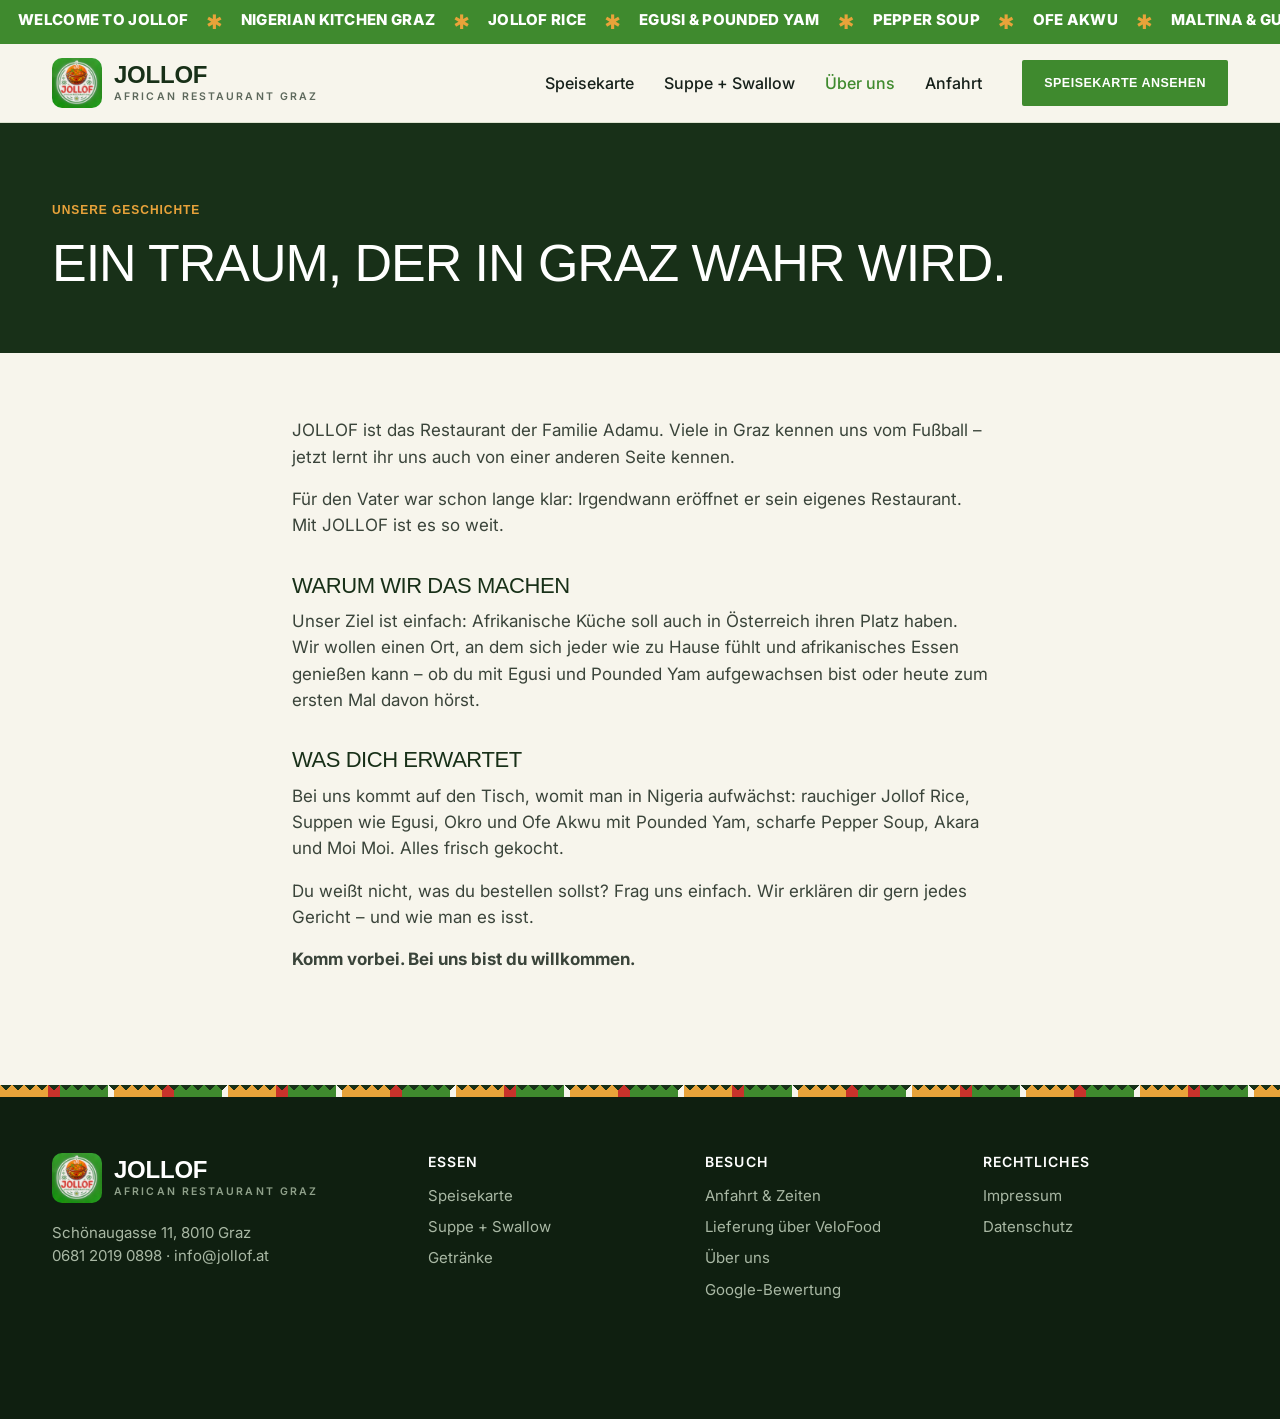
<file: ueber-uns.html>
<!doctype html>
<html lang="de">
<head>
<meta charset="utf-8">
<meta name="viewport" content="width=device-width, initial-scale=1">
<title>Über uns | JOLLOF Graz</title>
<meta name="description" content="Ein Traum, der in Graz wahr wird: JOLLOF ist das Restaurant der Familie Adamu – afrikanische Küche, bei der sich jeder wie zu Hause fühlt.">
<link rel="canonical" href="https://jollof.at/ueber-uns.html">

<meta property="og:type" content="website"><meta property="og:locale" content="de_AT"><meta property="og:site_name" content="JOLLOF Graz">
<meta property="og:title" content="Über uns | JOLLOF Graz"><meta property="og:description" content="Ein Traum, der in Graz wahr wird: JOLLOF ist das Restaurant der Familie Adamu – afrikanische Küche, bei der sich jeder wie zu Hause fühlt.">
<meta property="og:url" content="https://jollof.at/ueber-uns.html"><meta property="og:image" content="https://jollof.at/img/og.jpg">
<meta name="twitter:card" content="summary_large_image">
<link rel="icon" type="image/png" sizes="48x48" href="img/favicon-48.png"><link rel="icon" type="image/png" sizes="96x96" href="img/favicon-96.png"><link rel="apple-touch-icon" href="img/favicon-192.png">
<meta name="theme-color" content="#183018">
<link rel="preconnect" href="https://fonts.googleapis.com"><link rel="preconnect" href="https://fonts.gstatic.com" crossorigin>
<link href="https://fonts.googleapis.com/css2?family=Syncopate:wght@400;700&family=Inter:wght@400;500;600;700;800&display=swap" rel="stylesheet">
<link rel="stylesheet" href="style.css?v=1793721091">
<script type="application/ld+json">{"@context": "https://schema.org", "@type": "Restaurant", "@id": "https://jollof.at/#restaurant", "name": "JOLLOF – African Restaurant Graz", "url": "https://jollof.at/", "logo": "https://jollof.at/img/logo.png", "image": "https://jollof.at/img/og.jpg", "description": "Nigerianisches und afrikanisches Restaurant der Familie Adamu in Graz: Jollof Rice, Egusi mit Pounded Yam, Pepper Soup und mehr.", "servesCuisine": ["Nigerianisch", "Afrikanisch", "Westafrikanisch"], "priceRange": "€", "menu": "https://jollof.at/speisekarte.html", "telephone": "+4368120190898", "email": "info@jollof.at", "hasMap": "https://www.google.com/maps/search/?api=1&query=Sch%C3%B6naugasse+11%2C+8010+Graz", "address": {"@type": "PostalAddress", "streetAddress": "Schönaugasse 11", "postalCode": "8010", "addressLocality": "Graz", "addressRegion": "Steiermark", "addressCountry": "AT"}, "openingHoursSpecification": [{"@type": "OpeningHoursSpecification", "dayOfWeek": ["Tuesday", "Wednesday", "Thursday", "Friday", "Saturday", "Sunday"], "opens": "11:00", "closes": "00:00"}]}</script>
<script type="application/ld+json">{"@context": "https://schema.org", "@type": "WebSite", "name": "JOLLOF Graz", "alternateName": ["JOLLOF", "JOLLOF African Restaurant Graz"], "url": "https://jollof.at/"}</script>
</head>
<body>
<div class="marquee" aria-label="JOLLOF"><div class="mq-track"><span>Welcome to JOLLOF</span><i>✱</i><span>Nigerian Kitchen Graz</span><i>✱</i><span>Jollof Rice</span><i>✱</i><span>Egusi &amp; Pounded Yam</span><i>✱</i><span>Pepper Soup</span><i>✱</i><span>Ofe Akwu</span><i>✱</i><span>Maltina &amp; Gulder</span><i>✱</i><span>African Restaurant Graz</span><i>✱</i><span>Welcome to JOLLOF</span><i>✱</i><span>Nigerian Kitchen Graz</span><i>✱</i><span>Jollof Rice</span><i>✱</i><span>Egusi &amp; Pounded Yam</span><i>✱</i><span>Pepper Soup</span><i>✱</i><span>Ofe Akwu</span><i>✱</i><span>Maltina &amp; Gulder</span><i>✱</i><span>African Restaurant Graz</span><i>✱</i><span>Welcome to JOLLOF</span><i>✱</i><span>Nigerian Kitchen Graz</span><i>✱</i><span>Jollof Rice</span><i>✱</i><span>Egusi &amp; Pounded Yam</span><i>✱</i><span>Pepper Soup</span><i>✱</i><span>Ofe Akwu</span><i>✱</i><span>Maltina &amp; Gulder</span><i>✱</i><span>African Restaurant Graz</span><i>✱</i></div></div>
<header class="site"><div class="wrap">
  <a href="index.html" class="logo"><img src="img/logo.png" alt="JOLLOF Logo" width="50" height="50"><span><b>JOLLOF</b><small>African Restaurant Graz</small></span></a>
  <nav class="main"><a href="speisekarte.html">Speisekarte</a><a href="index.html#teller">Suppe + Swallow</a><a href="ueber-uns.html" aria-current=page>Über uns</a><a href="kontakt.html">Anfahrt</a></nav>
  <div class="hdr-cta"><a class="btn btn-primary" href="speisekarte.html"><span class="hide-m">Speisekarte ansehen</span><span class="show-m">Speisekarte</span></a></div>
</div></header>
<div class="page-head"><div class="wrap"><span class="eyebrow">Unsere Geschichte</span><h1>Ein Traum, der in Graz wahr wird.</h1></div></div><div class="prose">
<p>JOLLOF ist das Restaurant der Familie Adamu. Viele in Graz kennen uns vom Fußball – jetzt lernt ihr uns auch von einer anderen Seite kennen.</p>
<p>Für den Vater war schon lange klar: Irgendwann eröffnet er sein eigenes Restaurant. Mit JOLLOF ist es so weit.</p>
<h2>Warum wir das machen</h2>
<p>Unser Ziel ist einfach: Afrikanische Küche soll auch in Österreich ihren Platz haben. Wir wollen einen Ort, an dem sich jeder wie zu Hause fühlt und afrikanisches Essen genießen kann – ob du mit Egusi und Pounded Yam aufgewachsen bist oder heute zum ersten Mal davon hörst.</p>
<h2>Was dich erwartet</h2>
<p>Bei uns kommt auf den Tisch, womit man in Nigeria aufwächst: rauchiger Jollof Rice, Suppen wie Egusi, Okro und Ofe Akwu mit Pounded Yam, scharfe Pepper Soup, Akara und Moi Moi. Alles frisch gekocht.</p>
<p>Du weißt nicht, was du bestellen sollst? Frag uns einfach. Wir erklären dir gern jedes Gericht – und wie man es isst.</p>
<p><b>Komm vorbei. Bei uns bist du willkommen.</b></p></div>
<div class="band"></div>
<footer><div class="wrap">
  <div><a class="logo" href="index.html"><img src="img/logo.png" alt="" width="50" height="50"><span><b>JOLLOF</b><small style="color:#8fa08a">African Restaurant Graz</small></span></a>
    <p style="margin-top:18px;max-width:300px">Schönaugasse 11, 8010 Graz<br>0681 2019 0898 · info@jollof.at</p></div>
  <div><h4>Essen</h4><ul><li><a href="speisekarte.html">Speisekarte</a></li><li><a href="index.html#teller">Suppe + Swallow</a></li><li><a href="speisekarte.html#getraenke">Getränke</a></li></ul></div>
  <div><h4>Besuch</h4><ul><li><a href="kontakt.html">Anfahrt &amp; Zeiten</a></li><li>Lieferung über VeloFood</li><li><a href="ueber-uns.html">Über uns</a></li><li><a href="https://g.page/r/CbGrePXeiGG7EBM/review">Google-Bewertung</a></li></ul></div>
  <div><h4>Rechtliches</h4><ul><li><a href="impressum.html">Impressum</a></li><li><a href="datenschutz.html">Datenschutz</a></li></ul></div>
</div></footer>
<nav class="mbar">
  <a href="tel:+4368120190898"><svg viewBox="0 0 24 24" fill="none" stroke="currentColor" stroke-width="2"><path d="M22 16.9v3a2 2 0 0 1-2.2 2 19.8 19.8 0 0 1-8.6-3.1 19.5 19.5 0 0 1-6-6A19.8 19.8 0 0 1 2.1 4.2 2 2 0 0 1 4.1 2h3a2 2 0 0 1 2 1.7c.1.9.4 1.8.7 2.7a2 2 0 0 1-.5 2.1L8 9.8a16 16 0 0 0 6 6l1.3-1.3a2 2 0 0 1 2.1-.4c.9.3 1.8.6 2.7.7a2 2 0 0 1 1.7 2z"/></svg>Anrufen</a>
  <a href="https://www.google.com/maps/search/?api=1&query=Sch%C3%B6naugasse+11%2C+8010+Graz"><svg viewBox="0 0 24 24" fill="none" stroke="currentColor" stroke-width="2"><path d="M12 22s-7-6.2-7-12a7 7 0 0 1 14 0c0 5.8-7 12-7 12z"/><circle cx="12" cy="10" r="2.5"/></svg>Route</a>
  <a class="go" href="speisekarte.html">Speisekarte</a>
</nav>
</body>
</html>
</file>
<file: style.css>
/* JOLLOF – auf Basis des Baobab-Templates, Farben aus dem Logo */
:root{
  --paper:#f7f5ec; --cream:#ebeedd; --ink:#16201a; --muted:#5d685c; --line:#dce2cf;
  --green:#3f8a2e; --green-h:#337325; --green-d:#183018; --green-dd:#0f1f10;
  --red:#c8322b; --gold:#e8a33a;
  --serif:'Syncopate',sans-serif; --sans:'Inter',system-ui,sans-serif;
}
*{box-sizing:border-box;margin:0;padding:0}
html{scroll-behavior:smooth}
body{background:var(--paper);color:var(--ink);font:400 17px/1.55 var(--sans);-webkit-font-smoothing:antialiased}
img{display:block;max-width:100%;height:auto}
a{color:inherit;text-decoration:none}
.wrap{max-width:1240px;margin:0 auto;padding:0 32px}
.btn{display:inline-flex;align-items:center;justify-content:center;gap:8px;height:52px;padding:0 26px;border-radius:2px;font:700 12.5px/1 var(--serif);text-transform:uppercase;letter-spacing:.04em;cursor:pointer;border:0;transition:background .15s}
.btn-primary{background:var(--green);color:#fff}
.btn-primary:hover{background:var(--green-h)}
.btn-ghost{background:transparent;color:#fff;box-shadow:inset 0 0 0 1.5px rgba(255,255,255,.7)}
.btn-ghost:hover{background:rgba(255,255,255,.1)}
.btn-dark{background:var(--green-d);color:#fff}
.btn-line{background:transparent;color:var(--ink);box-shadow:inset 0 0 0 1.5px var(--ink)}
.eyebrow{font:700 12px/1 var(--serif);letter-spacing:.08em;text-transform:uppercase;color:var(--green)}
h1,h2,h3{font-family:var(--serif);font-weight:400;text-transform:uppercase;letter-spacing:-.02em;line-height:1}
h2{font-size:40px;line-height:1.02}
h2 b,h1 b{font-weight:700}
.todo{background:#fde6d2;color:#7a2e0b;padding:0 .3em;border-radius:3px;font-weight:500}

/* Muster-Band (Ornament aus dem Logo, als CSS) */
.band{height:12px;background:
  linear-gradient(135deg,var(--green-d) 25%,transparent 25%) -6px 0/12px 12px,
  linear-gradient(225deg,var(--green-d) 25%,transparent 25%) -6px 0/12px 12px,
  repeating-linear-gradient(90deg,var(--gold) 0 48px,var(--red) 48px 60px,var(--green) 60px 108px,var(--paper) 108px 114px)}

/* Topbar + Kopf */
.topbar{background:var(--green-d);color:#dfe8d6;font-size:14px}
.topbar a{color:inherit;text-decoration:none}
.topbar .wrap{display:flex;justify-content:flex-end;align-items:center;height:38px}
header.site{background:var(--paper);border-bottom:1px solid var(--line);position:sticky;top:0;z-index:20}
header.site .wrap{display:flex;align-items:center;height:78px;gap:40px}
.logo{display:flex;align-items:center;gap:12px;line-height:1}
.logo img{width:50px;height:50px;border-radius:10px}
.logo b{display:block;font:700 24px/1 var(--serif);color:var(--green-d);letter-spacing:-.01em}
.logo small{display:block;white-space:nowrap;font:600 10.5px/1 var(--sans);letter-spacing:.2em;text-transform:uppercase;color:var(--muted);margin-top:5px}
nav.main{display:flex;gap:30px;font-weight:500;font-size:16px;margin-left:auto}
nav.main a:hover,nav.main a[aria-current]{color:var(--green)}
.hdr-cta{display:flex;align-items:center;gap:22px}
.hdr-cta .btn{height:46px;padding:0 22px}

/* Hero */
.hero{position:relative;min-height:660px;color:#fff;display:flex;align-items:center;overflow:hidden;background:var(--green-dd)}
.hero>img{position:absolute;inset:0;width:100%;height:100%;object-fit:cover;object-position:50% 50%}
.hero::before{content:"";position:absolute;inset:0;background:linear-gradient(90deg,rgba(12,24,13,.94) 0%,rgba(12,24,13,.72) 45%,rgba(12,24,13,.1) 100%);z-index:1}
.hero .wrap{position:relative;z-index:2;display:grid;grid-template-columns:1fr;gap:64px;align-items:center;width:100%;padding-top:60px;padding-bottom:60px}
.hero .eyebrow{color:var(--gold)}
.hero h1{font-size:62px;line-height:.98;max-width:640px;margin-top:18px}
.hero h1 em{font-style:normal;color:var(--gold)}
.hero p.lead{font-size:20px;line-height:1.5;margin:22px 0 32px;max-width:520px;color:#e6eedf}
.hero .ctas{display:flex;gap:14px;flex-wrap:wrap}

/* Teller-Baukasten */
.builder{background:var(--paper);color:var(--ink);border-radius:12px;padding:26px;box-shadow:0 24px 60px rgba(0,0,0,.35)}
.builder h3{font-size:19px;line-height:1.1;margin-bottom:8px}
.builder>p{font-size:14.5px;color:var(--muted);margin-bottom:16px}
.b-imgs{display:grid;grid-template-columns:1.35fr 1fr;gap:8px;margin-bottom:16px}
.b-imgs img{aspect-ratio:1;width:100%;object-fit:cover;border-radius:8px;background:var(--cream)}
.field{display:block;margin-bottom:10px}
.field span{display:block;font-size:12px;font-weight:600;letter-spacing:.06em;color:var(--muted);margin-bottom:5px;text-transform:uppercase}
.field select{width:100%;height:48px;border:1px solid var(--line);border-radius:6px;background:#fff;padding:0 14px;font:500 16px var(--sans);color:var(--ink)}
.b-sum{display:flex;justify-content:space-between;align-items:baseline;border-top:1px dashed var(--line);margin-top:6px;padding-top:12px}
.b-sum b{font:800 30px var(--sans);color:var(--green-d)}
.b-sum span{font-size:13.5px;color:var(--muted)}

/* Fakten-Leiste */
.usps{background:var(--cream);border-bottom:1px solid var(--line)}
.usps .wrap{display:grid;grid-template-columns:repeat(4,1fr)}
.usp{padding:26px 24px;border-left:1px solid var(--line)}
.usp:first-child{border-left:0;padding-left:0}
.usp b{display:block;font-size:17px;font-weight:600}
.usp span{font-size:15px;color:var(--muted)}

/* Gerichte */
section{padding:96px 0}
.sec-head{display:flex;justify-content:space-between;align-items:end;margin-bottom:40px;gap:24px}
.sec-head .eyebrow{margin-bottom:14px;display:block}
.link-arrow{font-weight:600;color:var(--green);border-bottom:1.5px solid currentColor;padding-bottom:2px;white-space:nowrap}
.dishes{display:grid;grid-template-columns:repeat(3,1fr);gap:28px}
.dish{background:#fff;border:1px solid var(--line);border-radius:8px;overflow:hidden;display:flex;flex-direction:column}
.dish .ph{aspect-ratio:4/3;overflow:hidden;position:relative;background:var(--green-dd)}
.dish .ph img{width:100%;height:100%;object-fit:cover;transition:transform .6s}
.dish:hover .ph img{transform:scale(1.04)}
.dish .body{padding:22px 22px 24px;display:flex;flex-direction:column;flex:1}
.dish h3{font-size:19px;display:flex;justify-content:space-between;align-items:baseline;gap:12px}
.dish h3 em{font:700 17px var(--sans);font-style:normal;color:var(--red);white-space:nowrap}
.dish p{color:var(--muted);font-size:15.5px;margin-top:8px}

/* Suppe + Swallow (grüner Block) */
.combo{background:var(--green-d);color:#e6eedf;padding:0}
.combo .wrap{display:grid;grid-template-columns:1.05fr 1fr;padding:0;max-width:none}
.combo .txt{padding:88px 72px 88px max(32px,calc((100vw - 1240px)/2 + 32px))}
.combo .eyebrow{color:var(--gold)}
.combo h2{margin:14px 0 14px;color:#fff}
.combo .price{font:700 16px var(--sans);color:var(--gold);letter-spacing:.02em}
.combo p.t{margin-top:14px;max-width:520px}
.lists{display:grid;grid-template-columns:1fr 1fr;gap:28px;margin:28px 0 34px}
.lists h4{font:600 13px var(--sans);letter-spacing:.12em;text-transform:uppercase;color:var(--gold);margin-bottom:8px}
.lists li{list-style:none;display:flex;justify-content:space-between;gap:10px;padding:9px 0;border-bottom:1px solid rgba(255,255,255,.14);font-size:16px}
.lists li b{font-weight:600;color:#fff}
.combo .ph{min-height:100%;position:relative;background:var(--green-dd)}
.combo .ph img{position:absolute;inset:0;width:100%;height:100%;object-fit:cover}
.combo .ph img+img{inset:auto 28px 28px auto;width:38%;height:auto;aspect-ratio:1;border-radius:10px;box-shadow:0 20px 40px rgba(0,0,0,.45);border:4px solid var(--paper)}

/* Über uns */
.story .wrap{display:grid;grid-template-columns:1fr 1fr;gap:80px;align-items:center}
.story .ph{aspect-ratio:4/5;border-radius:8px;overflow:hidden;background:var(--green-dd)}
.story .ph img{width:100%;height:100%;object-fit:cover}
.story h2{margin:14px 0 22px}
.story p{color:#3a443a;margin-bottom:16px;max-width:520px}

/* Getränke-Streifen */
.drinks-strip{background:var(--cream)}
.dgrid{display:grid;grid-template-columns:repeat(4,1fr);gap:24px}
.dcol h4{font:600 13px var(--sans);letter-spacing:.12em;text-transform:uppercase;color:var(--green);margin-bottom:10px}
.dcol li{list-style:none;display:flex;justify-content:space-between;gap:8px;padding:7px 0;border-bottom:1px solid var(--line);font-size:15.5px}
.dcol li em{font-style:normal;font-weight:600;color:var(--red);white-space:nowrap}

/* Bewertung */
.rev-cta{background:var(--green);color:#fff;border-radius:12px;padding:56px;display:grid;grid-template-columns:1fr auto;gap:32px;align-items:center;position:relative;overflow:hidden}
.rev-cta::after{content:"";position:absolute;right:-60px;top:-60px;width:240px;height:240px;border-radius:50%;border:28px solid rgba(255,255,255,.08)}
.rev-cta h2{font-size:34px}
.rev-cta p{color:#e6f0df;margin-top:10px;max-width:560px}
.rev-cta .stars{color:var(--gold);font-size:22px;letter-spacing:3px}
.rev-cta .btn{background:#fff;color:var(--green-d)}

/* Besuch */
.visit .wrap{display:grid;grid-template-columns:420px 1fr;gap:56px}
.visit h2{margin:14px 0 26px}
.addr{font-size:18px;margin-bottom:24px}
.hours{width:100%;border-collapse:collapse;margin-bottom:28px;font-size:16px}
.hours td{padding:9px 0;border-bottom:1px solid var(--line)}
.hours td:last-child{text-align:right;font-weight:500}
.visit .ctas{display:flex;gap:12px;flex-wrap:wrap}
.map{border-radius:10px;overflow:hidden;min-height:440px;position:relative;background:var(--green-d);color:#cfdcc6;display:grid;place-items:center;text-align:center;padding:32px}
.map img{width:120px;border-radius:16px;margin:0 auto 18px}

/* Unterseiten */
.page-head{background:var(--green-d);color:#fff;padding:72px 0 64px}
.page-head .eyebrow{color:var(--gold)}
.page-head h1{font-size:52px;line-height:1;margin-top:16px}
.prose{max-width:760px;padding:64px 32px 96px;margin:0 auto}
.prose p{margin-bottom:16px;color:#3a443a}

footer{background:var(--green-dd);color:#a9b8a4;padding:56px 0 110px;font-size:15px}
footer .wrap{display:grid;grid-template-columns:1.4fr 1fr 1fr 1fr;gap:32px}
footer .logo b{color:#fff}

/* Laufband */
.marquee{background:var(--green);color:#fff;overflow:hidden;white-space:nowrap;height:44px;display:flex;align-items:center}
.mq-track{display:inline-flex;animation:mq 38s linear infinite}
.mq-track span{font:800 15px/1 var(--sans);text-transform:uppercase;letter-spacing:.02em;padding:0 18px}
.mq-track i{font-style:normal;color:var(--gold);font-size:20px;line-height:1}
@keyframes mq{to{transform:translateX(-33.333%)}}
@media (prefers-reduced-motion:reduce){.mq-track{animation:none}}
footer h4{color:#fff;font:600 14px var(--sans);letter-spacing:.08em;text-transform:uppercase;margin-bottom:14px}
footer li{list-style:none;margin-bottom:8px}
footer a:hover{color:#fff}

.mbar{display:none}
.show-m{display:none}

@media (max-width:900px){
  body{font-size:16px}
  .wrap{padding:0 18px}
  .topbar{font-size:13px}.hide-m{display:none}.show-m{display:inline}
  .topbar .wrap{justify-content:center}
  header.site .wrap{height:64px}
  .logo img{width:40px;height:40px}.logo b{font-size:23px}.logo small{font-size:9px;letter-spacing:.16em}
  nav.main{display:none}
  .hdr-cta{margin-left:auto}
  .hdr-cta .btn{height:40px;padding:0 16px;font-size:15px}
  .hero{min-height:0;align-items:flex-end}
  .hero::before{background:linear-gradient(180deg,rgba(12,24,13,.3) 0%,rgba(12,24,13,.6) 35%,rgba(12,24,13,.95) 70%)}
  .hero .wrap{grid-template-columns:1fr;padding-top:170px;padding-bottom:34px;gap:32px}
  .hero h1{font-size:34px}
  .hero p.lead{font-size:16.5px;margin:14px 0 22px}
  .hero .ctas .btn{flex:1;padding:0 10px;height:50px;font-size:10.5px;letter-spacing:0;white-space:nowrap}
  .usps .wrap{grid-template-columns:1fr 1fr}
  .usp{padding:18px 14px;border-left:0;border-top:1px solid var(--line)}
  .usp:nth-child(odd){padding-left:0}
  .usp:nth-child(-n+2){border-top:0}
  .usp b{font-size:14.5px}.usp span{font-size:13px}
  section{padding:60px 0}
  h2{font-size:26px}
  .sec-head{flex-direction:column;align-items:flex-start;margin-bottom:26px}
  .dishes{grid-template-columns:1fr;gap:18px}
  .combo .wrap{grid-template-columns:1fr}
  .combo .txt{padding:56px 18px}
  .combo .ph{min-height:320px}
  .lists{grid-template-columns:1fr}
  .story .wrap,.visit .wrap{grid-template-columns:1fr;gap:32px}
  .dgrid{grid-template-columns:1fr 1fr}
  .rev-cta{grid-template-columns:1fr;padding:34px 24px}.rev-cta h2{font-size:24px}
  .map{min-height:260px}
  .page-head{padding:48px 0 40px}.page-head h1{font-size:30px}
  .prose{padding:44px 18px 72px}
  footer .wrap{grid-template-columns:1fr 1fr}
  .mbar{display:grid;grid-template-columns:1fr 1fr 1.3fr;gap:8px;position:fixed;left:0;right:0;bottom:0;z-index:30;background:var(--paper);border-top:1px solid var(--line);padding:10px 12px calc(10px + env(safe-area-inset-bottom))}
  .mbar a{height:48px;border-radius:6px;display:flex;align-items:center;justify-content:center;gap:7px;font-weight:600;font-size:15px;box-shadow:inset 0 0 0 1.5px var(--line);background:#fff}
  .mbar a.go{background:var(--green);color:#fff;box-shadow:none}
  .mbar svg{width:18px;height:18px}
}

/* ---------- Klassiker: Gerichte gleiten beim Scrollen herein ---------- */
.show .sec-head{margin-bottom:56px}
.show h2 b,.poster h2 b{font-weight:700}
.show-row{position:relative;display:grid;grid-template-columns:1.05fr 1fr;align-items:center;gap:24px;margin:0 0 70px;
  border-radius:200px 28px 28px 200px;padding:34px 150px 34px 0;min-height:260px}
.show-row.rev{grid-template-columns:1fr 1.05fr;border-radius:28px 200px 200px 28px;padding:34px 0 34px 150px}
.show-row.rev .show-img{order:2}
.show-row.gold{background:var(--gold);color:var(--green-dd)}
.show-row.green{background:var(--green-d);color:#fff}
.show-row.cream{background:var(--cream);color:var(--green-dd)}
.show-img{position:relative;margin:-70px 0 -70px -10px}
.show-row.rev .show-img{margin:-70px -10px -70px 0}
.show-img img{width:100%;filter:drop-shadow(0 26px 30px rgba(0,0,0,.35));transform:translateX(-90px) rotate(-6deg);opacity:0;transition:transform .9s cubic-bezier(.2,.8,.2,1),opacity .6s}
.show-row.rev .show-img img{transform:translateX(90px) rotate(6deg)}
.show-row.in .show-img img{transform:none;opacity:1}
.show-txt{opacity:0;transform:translateY(24px);transition:all .7s .15s}
.show-row.in .show-txt{opacity:1;transform:none}
.show-txt .kick{font:700 12px var(--serif);text-transform:uppercase;letter-spacing:.06em;opacity:.8}
.show-txt h3{font-size:44px;font-weight:700;line-height:.95;margin:12px 0 14px}
.show-txt p{max-width:400px;font-size:16.5px;opacity:.88}
.price-burst{position:absolute;width:118px;height:118px;display:grid;place-items:center;right:28px;top:-34px;transform:rotate(-8deg) scale(.6);opacity:0;transition:all .5s .45s cubic-bezier(.3,1.6,.5,1)}
.show-row.rev .price-burst{right:auto;left:28px}
.show-row.in .price-burst{transform:rotate(-8deg) scale(1);opacity:1}
.burst{position:absolute;inset:0;width:100%;height:100%;fill:var(--red)}
.show-row.green .burst{fill:var(--gold)}.show-row.green .price-burst b{color:var(--green-dd)}
.price-burst b{position:relative;font:800 28px/1 var(--sans);color:#fff;letter-spacing:-.02em}
.price-burst small{font-size:15px;margin-left:2px}

/* ---------- Kombi-Poster ---------- */
.poster{background:radial-gradient(120% 90% at 75% 45%,#ffc75a 0%,var(--gold) 40%,#d98a1f 100%);color:var(--green-dd);overflow:hidden;position:relative}
.poster::before{content:"";position:absolute;inset:0;background:repeating-conic-gradient(from 0deg at 72% 48%,rgba(255,255,255,.10) 0 6deg,transparent 6deg 18deg);pointer-events:none}
.poster-in{position:relative;display:grid;grid-template-columns:1fr 1.15fr;gap:40px;align-items:center}
.poster .eyebrow{color:var(--green-d)}
.poster h2{font-size:64px;line-height:.92;margin:16px 0 14px;color:var(--green-dd)}
.poster h2 b{color:#fff;-webkit-text-stroke:2px var(--green-dd);paint-order:stroke fill}
.poster .tag{font:800 22px var(--sans);margin-bottom:26px}
.steps{list-style:none;margin-bottom:32px;display:grid;gap:14px}
.steps li{display:flex;gap:14px;align-items:flex-start}
.steps i{flex:none;width:40px;height:40px;border-radius:50%;background:var(--green-d);color:var(--gold);display:grid;place-items:center;font:700 16px var(--serif);font-style:normal}
.steps b{display:block;font-weight:800;font-size:17px}
.steps span{font-size:15px;line-height:1.4}
.stage{position:relative;height:540px}
.glow{position:absolute;left:8%;top:12%;width:78%;aspect-ratio:1;border-radius:50%;background:radial-gradient(circle,rgba(255,255,255,.55),transparent 65%)}
.st-soup{position:absolute;left:0;top:40px;width:72%;filter:drop-shadow(0 30px 34px rgba(80,40,0,.45))}
.st-side{position:absolute;right:0;bottom:70px;width:44%;filter:drop-shadow(0 24px 26px rgba(80,40,0,.45))}
.plus{position:absolute;left:58%;top:47%;width:78px;height:78px;margin:-39px 0 0 -39px;border-radius:50%;background:var(--green);color:#fff;display:grid;place-items:center;font:700 52px/1 var(--sans);box-shadow:0 10px 24px rgba(0,0,0,.25);border:5px solid #fff;z-index:2}
.price-burst.big{position:absolute;width:150px;height:150px;right:6%;top:0;left:auto;opacity:1;transform:rotate(10deg);transition:none}
.price-burst.big b{font-size:36px}.price-burst.big small{font-size:18px}
.st-label{position:absolute;left:0;bottom:4px;background:var(--green-dd);color:#fff;padding:10px 16px;border-radius:999px;font:700 12px var(--serif);text-transform:uppercase;letter-spacing:.04em}
.st-nav{position:absolute;right:0;bottom:0;display:flex;align-items:center;gap:10px}
.st-nav button{width:42px;height:42px;border-radius:50%;border:0;background:var(--green-dd);color:#fff;font-size:24px;cursor:pointer}
#stDots{display:flex;gap:6px}#stDots i{width:8px;height:8px;border-radius:50%;background:rgba(15,31,16,.3)}#stDots i.on{background:var(--green-dd)}
.stage.swap .st-soup{animation:inL .7s cubic-bezier(.2,.8,.2,1)}.stage.swap .st-side{animation:inR .7s .1s cubic-bezier(.2,.8,.2,1) both}
.stage.swap .price-burst.big{animation:pop .5s .35s cubic-bezier(.3,1.6,.5,1) both}
@keyframes inL{from{transform:translateX(-60px) rotate(-8deg);opacity:0}}
@keyframes inR{from{transform:translateX(60px) rotate(8deg);opacity:0}}
@keyframes pop{from{transform:rotate(10deg) scale(.4);opacity:0}}
@media (prefers-reduced-motion:reduce){.show-img img,.show-txt,.price-burst{transition:none;transform:none;opacity:1}.stage.swap *{animation:none!important}}

@media (max-width:900px){
  .show .sec-head{margin-bottom:76px}
  .show-row,.show-row.rev{grid-template-columns:1fr;border-radius:28px;padding:0 22px 30px;margin:0 0 76px;min-height:0}
  .show-row.rev .show-img{order:0}
  .show-img,.show-row.rev .show-img{margin:-48px auto 0;max-width:330px}
  .show-txt h3{font-size:30px}
  .price-burst,.show-row.rev .price-burst{width:92px;height:92px;right:12px;left:auto;top:-30px}
  .price-burst b{font-size:22px}
  .poster-in{grid-template-columns:1fr;gap:10px}
  .poster h2{font-size:40px}
  .poster .tag{font-size:18px}
  .stage{height:380px}
  .price-burst.big{width:108px;height:108px}.price-burst.big b{font-size:26px}
  .plus{width:60px;height:60px;margin:-30px 0 0 -30px;font-size:40px}
  .st-label{font-size:10px;bottom:52px}
}

/* ---------- Website-Speisekarte ---------- */
.page-head h1 b{font-weight:700;color:var(--gold)}
.ph-lead{max-width:620px;margin-top:18px;color:#cfdcc6;font-size:17px}
.mchips{position:sticky;top:78px;z-index:15;background:var(--paper);border-bottom:1px solid var(--line)}
.mchips .wrap{display:flex;gap:8px;overflow-x:auto;padding-top:12px;padding-bottom:12px;scrollbar-width:none}
.mchips a{flex:none;font:700 11px var(--serif);text-transform:uppercase;letter-spacing:.03em;padding:10px 14px;border-radius:999px;box-shadow:inset 0 0 0 1.5px var(--line)}
.mchips a:hover{background:var(--green);color:#fff;box-shadow:none}
.menu-page{padding-bottom:40px}
.mcat{padding-top:64px;scroll-margin-top:150px}
.mcat>h2{font-size:34px;padding-bottom:14px;border-bottom:3px solid var(--green-d);margin-bottom:8px}
.mnote{color:var(--green);font-weight:600;margin:12px 0 0}
.mgrid{display:grid;grid-template-columns:repeat(4,1fr);gap:22px;margin-top:24px}
.kgrid{display:grid;grid-template-columns:repeat(3,1fr);gap:18px;margin-top:24px}
.kombi{background:#fff;border:1px solid var(--line);border-radius:12px;padding:18px 18px 16px;position:relative;overflow:hidden;box-shadow:0 6px 18px rgba(24,48,24,.06)}
.kombi .kph{display:flex;align-items:center;justify-content:center;gap:4px;height:130px}
.kombi .kph img{max-height:120px;max-width:46%;object-fit:contain;filter:drop-shadow(0 6px 8px rgba(0,0,0,.15))}
.kombi .kph span{flex:none;width:34px;height:34px;border-radius:50%;background:var(--green);color:#fff;display:grid;place-items:center;font:700 22px/1 var(--sans);border:3px solid #fff}
.kombi h3{font-size:16px;line-height:1.2;margin-top:12px;color:var(--green-dd)}.kombi h3 em{font-style:normal;color:var(--red)}
.kombi .mprice{display:inline-block;margin-top:6px;background:var(--red);color:#fff;padding:3px 10px;border-radius:20px;font-weight:800}
.mdish{background:#fff;border:1px solid var(--line);border-radius:10px;overflow:hidden;display:flex;flex-direction:column;scroll-margin-top:150px}
.mph{aspect-ratio:1;background:var(--green-dd);overflow:hidden}
.mph img{width:100%;height:100%;object-fit:cover;transition:transform .5s}
.mdish:hover .mph img{transform:scale(1.05)}
.mbody{padding:16px 16px 18px;display:flex;flex-direction:column;flex:1}
.mbody h3{font-size:15px;font-weight:700;line-height:1.1}
.mbody p{font-size:14px;color:var(--muted);margin:8px 0 12px;line-height:1.45}
.mprice{margin-top:auto;font:800 18px var(--sans);color:var(--red)}
.mprice small{display:block;font:500 12px var(--sans);color:var(--muted)}
#getraenke .dgrid{grid-template-columns:repeat(3,1fr);margin-top:24px}
#getraenke .dcol li small{display:block;color:var(--muted);font-size:13px}
.mlegal{margin-top:40px;font-size:13px;color:var(--muted)}
@media (max-width:900px){
  .mchips{top:64px}
  .mgrid{grid-template-columns:1fr 1fr;gap:12px}
  .kgrid{grid-template-columns:1fr 1fr;gap:10px}.kombi{padding:12px}.kombi .kph{height:90px}.kombi .kph img{max-height:84px}.kombi h3{font-size:13.5px}
  .mbody{padding:12px}.mbody h3{font-size:12.5px}.mbody p{font-size:13px}
  .mcat>h2{font-size:24px}
  #getraenke .dgrid{grid-template-columns:1fr}
}
.dsub{font:700 13px var(--serif);text-transform:uppercase;color:var(--green);margin:30px 0 0;letter-spacing:.02em}
.map{padding:0;display:block}
.map iframe{position:absolute;inset:0;width:100%;height:100%;border:0;filter:saturate(.75)}
.map-btn{position:absolute;left:16px;bottom:16px;z-index:2;background:var(--green-d);color:#fff;font:700 12px var(--serif);text-transform:uppercase;padding:12px 16px;border-radius:2px}
.pdf-link{display:inline-block;margin-top:18px;font-size:14px;font-weight:600;color:#cfdcc6;border-bottom:1px solid rgba(207,220,198,.5);padding-bottom:2px}
.pdf-link:hover{color:#fff;border-color:#fff}

.prose h2{font-size:22px;line-height:1.15;margin:34px 0 10px;color:var(--green-d)}
@media (max-width:760px){.prose h2{font-size:18px;margin-top:26px}}

.mzut{font-size:12.5px;color:#5d685c;line-height:1.45;margin-top:6px}.mzut b{color:#16201a;font-weight:600}
</file>
